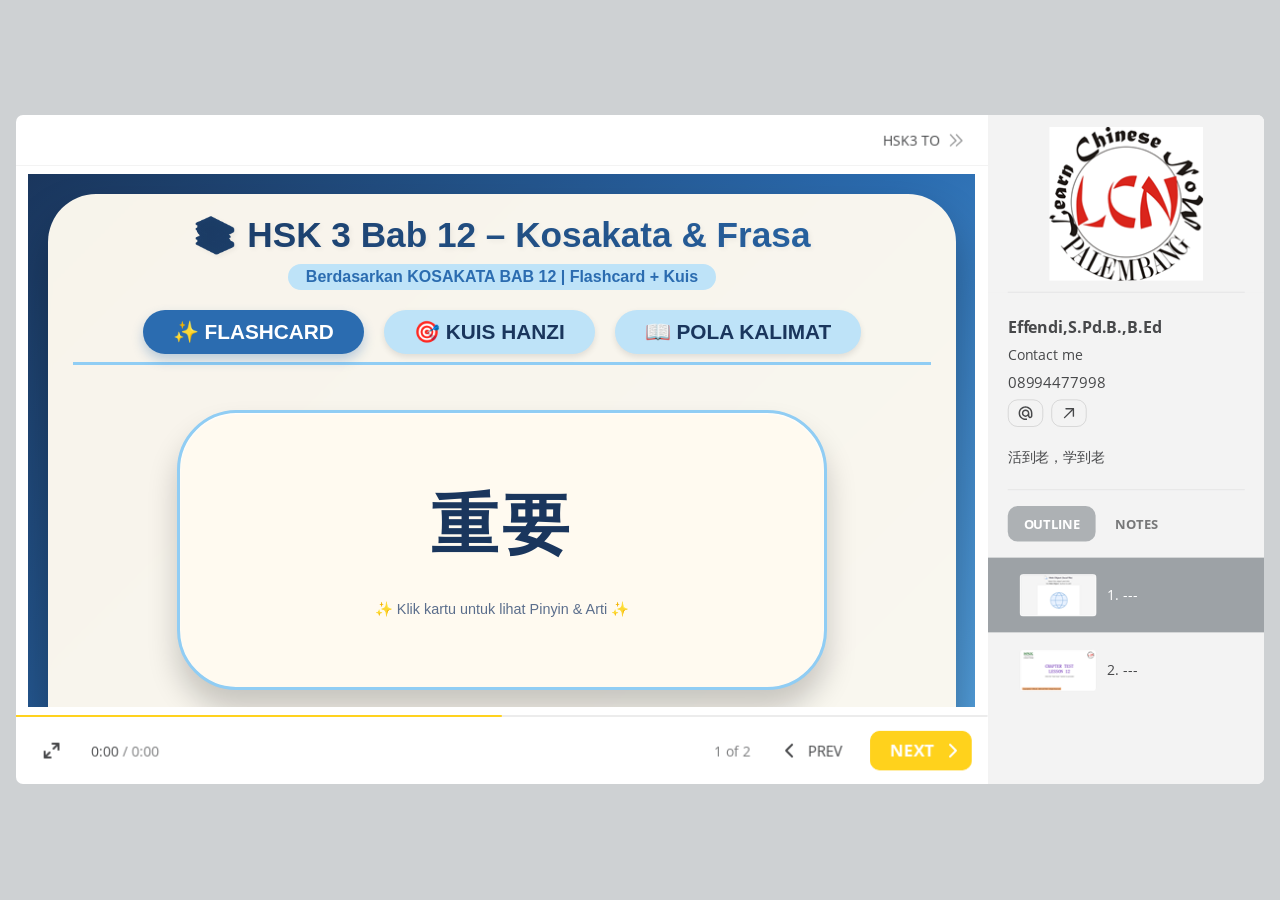
<file: index.html>
<!DOCTYPE html>
<!-- Created with iSpring --><!-- 1256 684 --><!--version 11.7.0.5 --><!--type html --><!--mainFolder ./ -->
<html style=background-color:#ced1d3;>
<head>
    <meta http-equiv="Content-Type" content="text/html;charset=utf-8"/><meta name="viewport" content="width=device-width,initial-scale=1,minimum-scale=1,maximum-scale=1,user-scalable=no"/><meta name="format-detection" content="telephone=no"/><meta name="apple-mobile-web-app-capable" content="yes"/><meta name="apple-mobile-web-app-status-bar-style" content="black"/><meta http-equiv="X-UA-Compatible" content="IE=edge"/><meta name="msapplication-tap-highlight" content="no"/><title>HSK3 BAB 12</title><link rel="apple-touch-icon-precomposed" href="data/apple-touch-icon.png"/><link rel="shortcut icon" type="image/ico" href="data/favicon.ico"/><style>body {background-color:#ced1d3;}#spr0_31853f {display:none;}</style>
    
    
    <style>
		#playerView {
			position:absolute;
			-webkit-tap-highlight-color:rgba(0,0,0,0);
			-webkit-user-select:none;
			-moz-user-select:none;
			-webkit-touch-callout:none;
			-webkit-user-drag:none;
		}
		#playerView * {
			position:absolute;
		}
		#preloader {
			width: 50px;
			height: 50px;
			position: absolute;
			top: 0;
			left: 0;
			bottom: 0;
			right: 0;
			margin: auto;
			border-radius: 10px;
			background-color: rgba(0, 0, 0, 0.5);
		}

		#preloader::after {
			content: '';
			position: absolute;
			background: url([data-uri]);
			background-size: cover;
			top: 0;
			left: 0;
			bottom: 0;
			right: 0;
			animation: preloader_spin 1s infinite linear;
			-webkit-animation: preloader_spin 1s infinite linear;
		}

		@keyframes preloader_spin { 0% {transform: rotate(0deg);} 100% {transform: rotate(360deg);} }
		@-webkit-keyframes preloader_spin { 0% {-webkit-transform: rotate(0deg);} 100% {-webkit-transform: rotate(360deg);}}
    </style>
</head>
<body>
	<div id="preloader"></div>
	<script src="data/browsersupport.js?F86D7320"></script>
	<script src="data/player.js?F86D7320"></script>
    <div id="content"></div>
    <div id="spr0_31853f"></div>
    <script>
		document.addEventListener("DOMContentLoaded", () => (function(startup){
			function start(savedPresentationState)
			{
				var presInfo = "eNq1Wktv28gd/yoEC99sRdRb7qElKSomTItakbKTJoFAkSNr1hRHIYfyeg0Bu7ce+jn2VqCH3tpPU2CL3voV+p8ZUqLetjdNYkuc+c3//RoizzKWL+XnSqumaka1daFp5epFrdVQLrRyuXWh1BqVRs1oKp2qvpTPZQrgK+e6KmmqJikVWPFXS64Nj4/yZbtRPpen8mW9Bp8+7PokRs48HlUrtXq10gLUfCFfVspK41xOGXucJCmmaKQopWapPKr/nkHky0/PcgS7xmSCogCfO6V+UNJK51rJCADwPWzpJKKeT6UZgoUxLPz77//49c9/+89PP//3n3/59a+/iO9CLHlK6fzy87vP78aYlsKnz+9CP5p7IZqNvegeMAgwxaU/3s88HJZ8MhPiyOVWu12rNZvtdktefjmXdfnyWQ7ZL6ZE4FEPaJJ7UppzesBTqTe4KeBzuRYiOSYFM+doHHrRg7zkMnEjPMsP7Bc80jhF57K3ss58DocS/giQaoWbfOKFCeLL/Nvyy/JcoKNkA107jp5voqsnaNMiWjmBnh9HMzXX4MmmIA0OFpbYpRxuguvHwYsiuHVc5mSfGIfRaI8ch9GTDXT7BHq8gW4eRy/SDfQJLRdBEZ0l8UE03ZC7Wd5vbYDLs40IZnGeyMslT61nFtBiPdyOgnM5ZsHFssFjyElOdZnzZaRACJMVsnq13OpUWs2LckftXtSqtdpFq1ZrXBj1bq3cbtW0ll5bComzjE1CHCCl9D3zrb+96nOXu5s5TqezsbJO8maL53itCgIFK+lBj/L5Wq05f0RcXva9VC4rfLtWatbazVpdgRJcb1aaFXShKKy64Mwsn75kphPKBtnhsvhTy06LkiAMjfk30JGTSKbeHCXZkiPo3YqPp+zjQXxOxMcj4YyYLR7JqDwqg5rpSvlHonx+x+v9te2o16qr8l5QrkrdoWWVpnQWsipGuL7b3WCyMk+Q5/h5gZOyxany+d0GE6XyRiY8WhMWJ1/h3Fct8+cqvDI8j2eZU3gWYUnz0JsUnljkfaUrz85XEn9N8Y/z0HtCsQinYmA2qqquqo36RbfdVC5qWle7aLVqzYtuo1nWtGaz02x3NwOTUcvick8AVl4WgK+Nu2UWByK5+91I5pRke44iyfF4/wAXfcokmUS0XHokk4kM51So46Vyg6nVqDcqUPA6jGOlXWk3Ws06Z7sFCDYB9/CYFxbgPT7JXPnGzPkUkcdlJgU+KUXlm0uBd6QYnxaj+v8yxo48wKyWieOge4KkobkjTW1LmmZbKStFYerlds7c20YE24hiZADx+hZ3yUEzPCZhsCNG/ZuLsY4RIMrHsjGJAxQPvACnkL4K64EkJHHCK3gCjUTz/If7mKRRwJb4Jgj/u26V/QWRydzzMYVyDLlJn+ZsEnVsy+zwpscIGDAgooiu6ag+xQu0Qa3dUStq403UrsgCxRvEDMWoGJVXEHPRD3SDAnQmuFS8ksIetbr8zyvp7Cr0cnEsGOF/i8Pm3v0hh+tGB25Sp87zDnJIgpdYQ1B4m0fmMZ558ZOWUkqig0J0Kor+NkJ7PKM1O3r7VdR4vv1WkTiRbyHOjqFf5qRtEruivIhOgnwSBadd9ltIvSSdyqUXUNznuDcIdsh1bxLqbXmyh8ibis6SNYuIxiTsexHibxMib4HvPYpJdEMCBh0/Oew6wjr+PCb3MUoSzeOcUOSNQxTkbXom8HNAQCHkJFw8QyGO+F10Sh4tb4zC1c1qgRMM5/PmzhG6LjRa38NgsQfq5cvZ5Q5W7ZRy0kVkH2pP30uT3dUxhNPAo2gP+X6MFrvkB+gRR8EGkNuhl87GKE6KUL5uR+HTLhVmgLi4cEvCdIZ0YfQV9W1TTGC/681w+LQ1c81whJMHHOlpQskM/8itbOR+yKgRYZmVS6f4fhrCD73F6BEFBvDGaKXBLA0pDtGCYcVKxFXcgiXIi/3pigedAijycJis/QdWWPFkuqrUQhO6YULW3orm6BGKkr1eXS/1RUCh2IwmZO/GLXAmB41JMQ3Xgo25jxJx28weckEFaZ+kcYJcduq2SKqowQFWkIIJZhEgKyWFJarJWPa1karrhuOYmmWM1IGpjixVM6yRpurXI9ceacZ7sweH3hOJwr8pksboHkcRju4lMuEL/[base64]/0OuGsye6yBXaifOyDzRn2/[base64]/PM2OTxq1tQTjmi8zdfG7IoMPBgIcqp2s6UApcgN70LQMyAcAfSSpNvQVi3WQBPZ93EAhkHGeNhG2wwQ9HaUazY9+okE1QFdyBqTNvsvwmcfx0zk97KZ2SGKgmUiBKTcBJs/Ri+8WpT4J/dIoBSWYejkoZh4F6B40CAtW2HChinXyFV8BA6sQeo7YXPFAdbkoj9hIUH4SMVMvKUZIahvuAV+b7Kwt+hG+u8tFoP9U+j7p+Hm1ZwVQd584edLjcrF560txLkke4F2wYvGgScd7s6Ta4TneLNFwGzc+D0XDkg9mRT/MzwFPlHskcDvJ17LuRK4Kd+XoG0yD4czYPEUWcN2aCeb5o4mhCwPEhgr7OvQVMeBRkjrmByspKlWZ/gEhi+WPvbtjXLG2udzc+Gizt2W++VWiPEJh5OK2i0vdYdIRPksdnBWYj3jRhZcGHUyFZUtpHzTGgnfRcU7UOxbg4DNrzp3u8gFbIr2sZPZa7vFpCzzFEjctqF4v2OUJBhgMnGR0WB98NzT+NuioU/M4+w3tPUkSo5AULL/[base64]/lFDdoU8I6kYcBjM8QPvA6B/tCkd/vhJIarGFsNvST3pih3fxDMViHyckMUIuSUORxDHehXYIuezodCnUVNuLEHfmQKW66zGh3BoTOP+lOopxP+Rq+IF1NKbr5MUEe8IijitomKZSlbvtyDhXhiicK7CtTxaD1P7sAY2xXlT+IyQuHO9iXDZ8OysxMK6Zi/E0i2cVuzsatqQpS1Tbhgq81sjFxtb4yVrgnh823mKU9UoRlht5FSTh5Ezvywvic4fDJNSBr7uXpFILs2QSry4QaQN178ANnqEhLuAedeKIz0xe3CNJ29s9mBrJM/KxL7KoQLs/1q+rVstSNGQot4ARjjXz/9ImDiApRlBoSreC4E64JfiJbL/wFpPr4c";
				PresentationPlayer.start(presInfo, "content", "playerView", onPlayerInit, savedPresentationState);
				function onPlayerInit(player)
				{
					(function(player){
	(function(player)
{
	function findConnector(win)
	{
		var retries = 0;
		while (!win.ispringPresentationConnector && win.parent && win.parent != win)
		{
			++retries;
			if (retries > 7)
			{
				return null;
			}

			win = win.parent;
		}
		return win.ispringPresentationConnector;
	}

	function getConnector()
	{
		var api = findConnector(window);
		if (!api && window.opener && (typeof(window.opener) != "undefined"))
		{
			api = findConnector(window.opener);
		}
		return api;
	}

	try
	{
		var connector = getConnector();
		if (connector)
		{
			connector.register(player);
		}
	}
	catch (e) {}
})(player);

})(player);

					var preloader = document.getElementById("preloader");
					preloader.parentNode.removeChild(preloader);
				}
			}

			if (startup)
				startup(start);
			else
				start();
		})());
    </script>
</body>
</html>
</file>
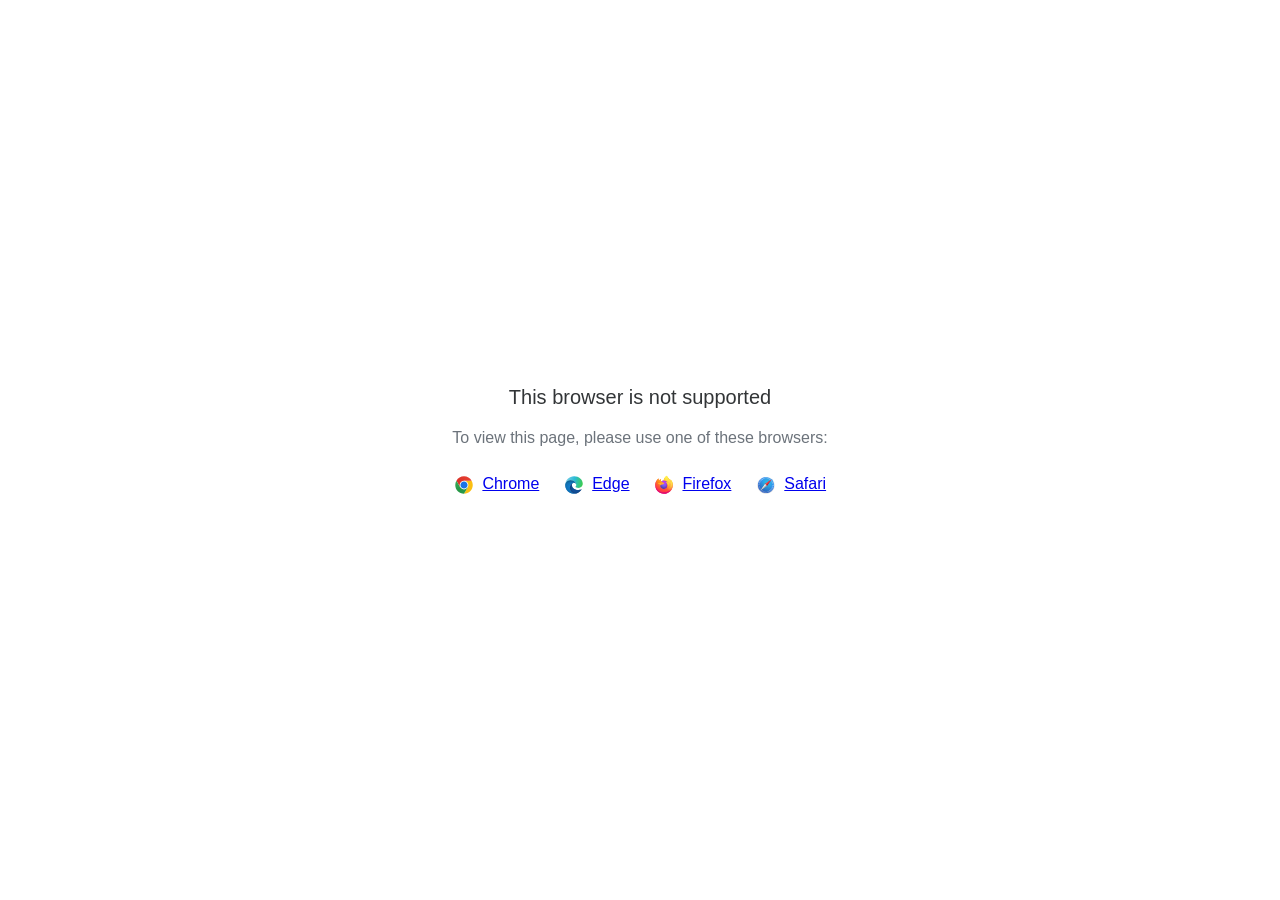
<file: data/html5-unsupported.html>
<html>
<head>
    <meta http-equiv="Content-Type" content="text/html;charset=utf-8"/>
    <meta name="viewport" content="width=device-width,initial-scale=1,maximum-scale=1">
    <meta name="format-detection" content="telephone=no">
    <meta name="apple-mobile-web-app-capable" content="yes">
    <meta name="apple-mobile-web-app-status-bar-style" content="black">
    <meta http-equiv="X-UA-Compatible" content="IE=edge">
    <meta name="msapplication-tap-highlight" content="no" />
    <title>Page Not Available</title>
    <style>
        body {
            background: #fff;
        }

        .banner {
            position: absolute;
            top: 50%;
            left: 50%;
            margin-left: -235px;
            margin-top: -67px;
            width: 470px;
            text-align: center;
            font-family: Roboto, Arial, Helvetica, sans-serif;
        }

        .title {
            margin-bottom: 16px;
            font-size: 20px;
            font-weight: 500;
            color: #323537;
            line-height: 28px;
        }

        .text {
            margin-bottom: 26px;
            font-size: 16px;
            color: #6C737B;
            line-height: 22px;
        }

        .browsers svg, .browsers a {
            display: inline-block;
            vertical-align: top;
        }

        .browsers a {
            font-size: 16px;
            margin-right: 20px;
            margin-left: 4px;
        }

        .browsers :last-child {
            margin-right: 0;
        }
    </style>
</head>
<body>
    <div class="banner">
        <div class="title">This browser is not supported</div>
        <div class="text">To view this page, please use one of these browsers:</div>
        <div class="browsers">
            <svg width="20" height="20" viewBox="0 0 20 20" fill="none" xmlns="http://www.w3.org/2000/svg">
                <path d="M10.0001 10.0001L13.789 12.1875L10.0001 18.7501C14.8326 18.7501 18.7501 14.8326 18.7501 10.0001C18.7501 8.40581 18.3216 6.91244 17.5766 5.625H10L10.0001 10.0001Z" fill="#FBBF12"/>
                <path d="M9.99999 1.25C6.76136 1.25 3.93585 3.01077 2.42285 5.6261L6.21103 12.1876L9.99999 10.0001V5.62507H17.5766C16.0634 3.01039 13.2382 1.25 9.99999 1.25Z" fill="url(#paint0_linear_579_2699)"/>
                <path d="M1.25005 10C1.25005 14.8325 5.16742 18.75 10 18.75L13.789 12.1875L10 10L6.21109 12.1875L2.42291 5.62598C1.67833 6.91306 1.25 8.40588 1.25 9.99988" fill="url(#paint1_linear_579_2699)"/>
                <path d="M14.3751 10.0001C14.3751 12.4163 12.4163 14.3751 10.0001 14.3751C7.58381 14.3751 5.625 12.4163 5.625 10.0001C5.625 7.58381 7.58381 5.625 10.0001 5.625C12.4163 5.625 14.3751 7.58381 14.3751 10.0001Z" fill="white"/>
                <path d="M13.5548 10.0001C13.5548 11.9633 11.9633 13.5548 10.0001 13.5548C8.03686 13.5548 6.44531 11.9633 6.44531 10.0001C6.44531 8.03686 8.03686 6.44531 10.0001 6.44531C11.9633 6.44531 13.5548 8.03686 13.5548 10.0001Z" fill="#1A73E8"/>
                <defs>
                    <linearGradient id="paint0_linear_579_2699" x1="5.04786" y1="6.71874" x2="12.965" y2="6.71874" gradientUnits="userSpaceOnUse">
                        <stop stop-color="#DB3328"/>
                        <stop offset="1" stop-color="#E53D30"/>
                    </linearGradient>
                    <linearGradient id="paint1_linear_579_2699" x1="4.58454" y1="7.18406" x2="7.82938" y2="12.8043" gradientUnits="userSpaceOnUse">
                        <stop stop-color="#32A651"/>
                        <stop offset="1" stop-color="#279847"/>
                    </linearGradient>
                </defs>
            </svg>
            <a href="https://www.google.com/chrome">Chrome</a>
            <svg width="20" height="20" viewBox="0 0 20 20" fill="none" xmlns="http://www.w3.org/2000/svg">
                <path d="M12.2449 9.92045C12.2449 8.25 10.5088 5.36648 6.59777 5.36648C2.68671 5.36648 1.25 8.62784 1.25 10.0199C1.25 5.0483 5.30074 1.25 10.1097 1.25C14.9188 1.25 18.75 4.84943 18.75 8.50852C18.75 11.7699 16.2956 12.9034 14.3002 12.9034C12.9832 12.9034 11.4866 12.4659 11.4866 11.7699C11.4866 11.233 12.2449 11.233 12.2449 9.92045Z" fill="url(#paint0_linear_579_2709)"/>
                <path d="M6.59777 5.36646C10.5088 5.36646 12.2449 8.24998 12.2449 9.92043C12.2449 9.93342 12.2448 9.94627 12.2446 9.95901C12.2249 8.84657 11.4738 7.79259 9.99002 7.79259C8.11431 7.79259 5.5801 10.338 5.91933 13.5C6.19087 16.031 8.33381 19.4261 12.9832 18.2329C12.9832 18.2329 12.1052 18.75 9.6508 18.75C5.30074 18.75 1.25 14.7727 1.25 10.2187C1.25 10.0981 1.25184 9.97975 1.25555 9.8637C1.35584 8.39889 2.82648 5.36646 6.59777 5.36646Z" fill="url(#paint1_linear_579_2709)"/>
                <path d="M6.59777 5.36646C10.5088 5.36646 12.2449 8.24998 12.2449 9.92043C12.2449 9.93342 12.2448 9.94627 12.2446 9.95901C12.2249 8.84657 11.4738 7.79259 9.99002 7.79259C8.11431 7.79259 5.5801 10.338 5.91933 13.5C6.19087 16.031 8.33381 19.4261 12.9832 18.2329C12.9832 18.2329 12.1052 18.75 9.6508 18.75C5.30074 18.75 1.25 14.7727 1.25 10.2187C1.25 10.0981 1.25184 9.97975 1.25555 9.8637C1.35584 8.39889 2.82648 5.36646 6.59777 5.36646Z" fill="url(#paint2_radial_579_2709)"/>
                <path d="M12.4415 18.4371C14.9324 17.7576 16.712 15.6377 17.0338 15.2101C17.393 14.7328 17.4928 14.4345 17.393 14.3351C17.2932 14.2357 17.1536 14.2555 16.7944 14.4345C16.4352 14.6135 14.32 15.4885 11.9056 14.7527C9.49107 14.0169 7.83486 12.1078 7.83486 9.99987C7.83486 8.36919 9.23166 7.79248 9.98993 7.79248C8.11422 7.79248 5.58001 10.3379 5.91923 13.4999C6.19077 16.0309 8.33371 19.426 12.9831 18.2328C12.9831 18.2328 12.821 18.3283 12.4415 18.4371Z" fill="#0E458A"/>
                <path d="M12.4415 18.4371C14.9324 17.7576 16.712 15.6377 17.0338 15.2101C17.393 14.7328 17.4928 14.4345 17.393 14.3351C17.2932 14.2357 17.1536 14.2555 16.7944 14.4345C16.4352 14.6135 14.32 15.4885 11.9056 14.7527C9.49107 14.0169 7.83486 12.1078 7.83486 9.99987C7.83486 8.36919 9.23166 7.79248 9.98993 7.79248C8.11422 7.79248 5.58001 10.3379 5.91923 13.4999C6.19077 16.0309 8.33371 19.426 12.9831 18.2328C12.9831 18.2328 12.821 18.3283 12.4415 18.4371Z" fill="url(#paint3_radial_579_2709)"/>
                <defs>
                    <linearGradient id="paint0_linear_579_2709" x1="17.7323" y1="11.5909" x2="0.61762" y2="7.54779" gradientUnits="userSpaceOnUse">
                        <stop stop-color="#3BCC50"/>
                        <stop offset="0.489583" stop-color="#2ABAD6"/>
                        <stop offset="1" stop-color="#7DCFE7"/>
                    </linearGradient>
                    <linearGradient id="paint1_linear_579_2709" x1="7.11659" y1="5.36646" x2="7.11659" y2="18.75" gradientUnits="userSpaceOnUse">
                        <stop stop-color="#035989"/>
                        <stop offset="0.265625" stop-color="#1175B6"/>
                        <stop offset="1" stop-color="#0470CF"/>
                    </linearGradient>
                    <radialGradient id="paint2_radial_579_2709" cx="0" cy="0" r="1" gradientUnits="userSpaceOnUse" gradientTransform="translate(6.83723 11.8693) rotate(59.2143) scale(5.92595 5.93561)">
                        <stop stop-color="#1284D8"/>
                        <stop offset="0.813899" stop-color="#1170B2" stop-opacity="0.767762"/>
                        <stop offset="1" stop-color="#0E649B" stop-opacity="0.65"/>
                    </radialGradient>
                    <radialGradient id="paint3_radial_579_2709" cx="0" cy="0" r="1" gradientUnits="userSpaceOnUse" gradientTransform="translate(11.6661 13.4999) rotate(77.9982) scale(4.79806 5.18015)">
                        <stop stop-color="#104890"/>
                        <stop offset="0.69943" stop-color="#12529E" stop-opacity="0.70624"/>
                        <stop offset="1" stop-color="#0E4584" stop-opacity="0.58"/>
                    </radialGradient>
                </defs>
            </svg>
            <a href="https://www.microsoft.com/edge">Edge</a>
            <svg width="20" height="20" viewBox="0 0 20 20" fill="none" xmlns="http://www.w3.org/2000/svg">
                <path d="M18.1191 6.70405C17.7385 5.78587 16.967 4.79462 16.3615 4.4815C16.8544 5.4501 17.1395 6.42162 17.2485 7.14652C17.2485 7.14652 17.2485 7.15163 17.2503 7.16113C16.2598 4.6861 14.5798 3.68791 13.2079 1.51504C13.1383 1.40543 13.069 1.29582 13.0012 1.17854C12.963 1.1124 12.932 1.05248 12.905 0.995851C12.8481 0.885984 12.8042 0.76987 12.7741 0.649844C12.7743 0.644144 12.7725 0.638558 12.7688 0.63417C12.7652 0.629782 12.7601 0.626904 12.7544 0.626094C12.749 0.624635 12.7434 0.624635 12.738 0.626094C12.7366 0.626756 12.7352 0.627617 12.734 0.628652C12.7318 0.628652 12.7296 0.63121 12.7274 0.63194L12.7311 0.627191C10.5302 1.91914 9.78353 4.30904 9.71499 5.5049C8.83549 5.56518 7.99455 5.88974 7.30189 6.43623C7.22949 6.37488 7.15379 6.31755 7.07512 6.26451C6.87551 5.56419 6.86708 4.82302 7.0507 4.11832C6.15057 4.52936 5.45059 5.17789 4.94165 5.75189H4.93764C4.5902 5.31089 4.61463 3.85634 4.63432 3.55272C4.63031 3.53372 4.37547 3.68535 4.34266 3.70837C4.03608 3.92756 3.7495 4.17357 3.48628 4.4435C3.18675 4.74784 2.9131 5.07672 2.66818 5.42671C2.1047 6.22702 1.70509 7.13132 1.49244 8.08735C1.48843 8.10635 1.48478 8.12608 1.48077 8.14544C1.46437 8.22254 1.40494 8.60946 1.39437 8.6935V8.71286C1.3169 9.11266 1.26865 9.5176 1.25 9.92444V9.96938C1.25 14.8186 5.17279 18.75 10.0114 18.75C14.345 18.75 17.943 15.5968 18.6477 11.455C18.6623 11.3428 18.6743 11.2295 18.6875 11.1163C18.8617 9.61022 18.6681 8.02743 18.1191 6.70405ZM8.02046 13.5774C8.06129 13.5968 8.09994 13.6183 8.14186 13.6373L8.14769 13.641C8.10577 13.6205 8.06311 13.5993 8.02082 13.5774H8.02046ZM17.251 7.16515V7.15675V7.16625V7.16515Z" fill="url(#paint0_linear_579_2717)"/>
                <path d="M18.119 6.704C17.7384 5.78582 16.9669 4.79457 16.3614 4.48145C16.8543 5.45005 17.1394 6.42157 17.2484 7.14647V7.16437C18.0752 9.41067 17.6246 11.695 16.9757 13.0907C15.9716 15.25 13.541 17.4635 9.73602 17.3557C5.62839 17.2388 2.0071 14.1802 1.33082 10.1776C1.20759 9.54586 1.33082 9.22543 1.39279 8.71281C1.31733 9.10778 1.28853 9.22214 1.25098 9.92439V9.96933C1.25098 14.8185 5.17377 18.7499 10.0124 18.7499C14.346 18.7499 17.944 15.5968 18.6487 11.4549C18.6633 11.3428 18.6753 11.2295 18.6884 11.1162C18.8616 9.61017 18.668 8.02738 18.119 6.704Z" fill="url(#paint1_radial_579_2717)"/>
                <path d="M18.119 6.704C17.7384 5.78582 16.9669 4.79457 16.3614 4.48145C16.8543 5.45005 17.1394 6.42157 17.2484 7.14647V7.16437C18.0752 9.41067 17.6246 11.695 16.9757 13.0907C15.9716 15.25 13.541 17.4635 9.73602 17.3557C5.62839 17.2388 2.0071 14.1802 1.33082 10.1776C1.20759 9.54586 1.33082 9.22543 1.39279 8.71281C1.31733 9.10778 1.28853 9.22214 1.25098 9.92439V9.96933C1.25098 14.8185 5.17377 18.7499 10.0124 18.7499C14.346 18.7499 17.944 15.5968 18.6487 11.4549C18.6633 11.3428 18.6753 11.2295 18.6884 11.1162C18.8616 9.61017 18.668 8.02738 18.119 6.704Z" fill="url(#paint2_radial_579_2717)"/>
                <path d="M13.8612 7.73587C13.8806 7.74939 13.8977 7.7629 13.9159 7.77642C13.696 7.38513 13.4221 7.02694 13.1022 6.71246C10.3788 3.98314 12.3884 0.794172 12.7271 0.631947L12.7307 0.627197C10.5298 1.91915 9.78314 4.30905 9.7146 5.50491C9.81668 5.49797 9.9184 5.4892 10.0223 5.4892C11.6647 5.4892 13.0953 6.39459 13.8612 7.73587Z" fill="url(#paint3_radial_579_2717)"/>
                <path d="M10.028 8.28118C10.0138 8.5004 9.24382 9.25307 8.97441 9.25307C6.48292 9.25307 6.07861 10.7635 6.07861 10.7635C6.18798 12.0357 7.07244 13.0833 8.14245 13.6375C8.19131 13.6627 8.24052 13.6854 8.28828 13.708C8.37396 13.7446 8.46 13.7811 8.54567 13.8136C8.91262 13.9433 9.29689 14.0172 9.68568 14.0329C14.0525 14.2382 14.8991 8.80001 11.7473 7.22087C12.5541 7.08021 13.3919 7.40575 13.8597 7.73495C13.0941 6.39367 11.6631 5.48828 10.0207 5.48828C9.91682 5.48828 9.81511 5.49705 9.71303 5.50399C8.83417 5.56502 7.99404 5.88994 7.30212 6.43642C7.43591 6.55005 7.58685 6.70131 7.90439 7.0148C8.5001 7.60378 10.0247 8.20993 10.028 8.28118Z" fill="url(#paint4_radial_579_2717)"/>
                <path d="M10.028 8.28118C10.0138 8.5004 9.24382 9.25307 8.97441 9.25307C6.48292 9.25307 6.07861 10.7635 6.07861 10.7635C6.18798 12.0357 7.07244 13.0833 8.14245 13.6375C8.19131 13.6627 8.24052 13.6854 8.28828 13.708C8.37396 13.7446 8.46 13.7811 8.54567 13.8136C8.91262 13.9433 9.29689 14.0172 9.68568 14.0329C14.0525 14.2382 14.8991 8.80001 11.7473 7.22087C12.5541 7.08021 13.3919 7.40575 13.8597 7.73495C13.0941 6.39367 11.6631 5.48828 10.0207 5.48828C9.91682 5.48828 9.81511 5.49705 9.71303 5.50399C8.83417 5.56502 7.99404 5.88994 7.30212 6.43642C7.43591 6.55005 7.58685 6.70131 7.90439 7.0148C8.5001 7.60378 10.0247 8.20993 10.028 8.28118Z" fill="url(#paint5_radial_579_2717)"/>
                <path d="M6.89479 6.14439C6.96588 6.19043 7.02421 6.22916 7.07708 6.2646C6.87746 5.56428 6.86903 4.82311 7.05265 4.11841C6.15252 4.52945 5.45255 5.17799 4.9436 5.75198C4.9848 5.75089 6.2557 5.72787 6.89479 6.14439Z" fill="url(#paint6_radial_579_2717)"/>
                <path d="M1.33119 10.1776C2.00747 14.1802 5.62876 17.2388 9.7393 17.3557C13.5443 17.4635 15.9735 15.25 16.979 13.0907C17.6279 11.6946 18.0785 9.41068 17.2517 7.16437V7.14756C17.2517 7.14976 17.2517 7.15268 17.2535 7.16218C17.5641 9.1962 16.532 11.1667 14.9184 12.4992C14.9167 12.5029 14.9152 12.5067 14.9137 12.5105C11.7692 15.0765 8.76042 14.0586 8.15123 13.6431C8.10893 13.6227 8.06628 13.6015 8.02399 13.5796C6.19056 12.7027 5.43334 11.0274 5.59558 9.5919C4.04797 9.5919 3.52007 8.28314 3.52007 8.28314C3.52007 8.28314 4.90982 7.29006 6.74143 8.1538C8.43778 8.95396 10.031 8.2835 10.031 8.28314C10.0277 8.21189 8.50304 7.60391 7.90842 7.01676C7.59088 6.70327 7.43995 6.55201 7.30615 6.43838C7.23375 6.37702 7.15805 6.3197 7.07939 6.26665C7.02725 6.23012 6.97001 6.19358 6.8971 6.14645C6.25801 5.72992 4.98711 5.75294 4.94518 5.75404H4.94117C4.59374 5.31303 4.61816 3.85849 4.63785 3.55487C4.63384 3.53587 4.379 3.68749 4.34619 3.71051C4.03961 3.92971 3.75303 4.17571 3.48981 4.44564C3.19028 4.74999 2.91663 5.07887 2.67171 5.42886C2.10823 6.22916 1.70862 7.13347 1.49597 8.08949C1.48904 8.1063 1.17734 9.47023 1.33119 10.1776Z" fill="url(#paint7_radial_579_2717)"/>
                <path d="M13.1024 6.71246C13.4222 7.02693 13.6962 7.38513 13.9161 7.77642C13.9616 7.81071 14.0055 7.8473 14.0473 7.88603C16.0335 9.71873 14.9945 12.3132 14.9154 12.4996C16.529 11.1671 17.5611 9.19662 17.2505 7.16259C16.2599 4.6861 14.58 3.68791 13.2081 1.51504C13.1385 1.40543 13.0692 1.29582 13.0014 1.17854C12.9631 1.1124 12.9321 1.05248 12.9051 0.995851C12.8483 0.885984 12.8044 0.76987 12.7742 0.649844C12.7745 0.644144 12.7726 0.638559 12.769 0.63417C12.7653 0.629782 12.7602 0.626904 12.7546 0.626094C12.7492 0.624635 12.7435 0.624635 12.7382 0.626094C12.7367 0.626756 12.7354 0.627617 12.7341 0.628652C12.732 0.628652 12.7298 0.63121 12.7276 0.63194C12.3885 0.794165 10.379 3.98313 13.1024 6.71246Z" fill="url(#paint8_radial_579_2717)"/>
                <path d="M14.0464 7.88413C14.0046 7.8454 13.9608 7.80882 13.9152 7.77452C13.8973 7.761 13.8787 7.74748 13.8605 7.73396C13.3928 7.40513 12.555 7.07922 11.7482 7.21989C14.8995 8.79902 14.0534 14.2372 9.68654 14.0319C9.29775 14.0163 8.91348 13.9424 8.54653 13.8126C8.46085 13.7805 8.37481 13.7451 8.28914 13.7071C8.23956 13.6844 8.19034 13.6618 8.14331 13.6365L8.14914 13.6402C8.75834 14.0567 11.7671 15.0746 14.9116 12.5075C14.9116 12.5075 14.9134 12.5028 14.9163 12.4962C14.9943 12.3132 16.0334 9.71866 14.0464 7.88413Z" fill="url(#paint9_radial_579_2717)"/>
                <path d="M6.07833 10.7635C6.07833 10.7635 6.48264 9.25306 8.97412 9.25306C9.24354 9.25306 10.0135 8.49966 10.0277 8.28117C10.0419 8.06268 8.43455 8.95199 6.7382 8.15183C4.90659 7.28809 3.51685 8.28117 3.51685 8.28117C3.51685 8.28117 4.04475 9.58993 5.59235 9.58993C5.43012 11.0255 6.18733 12.6992 8.02076 13.5776C8.06159 13.597 8.10024 13.6185 8.14217 13.6375C7.07215 13.0843 6.18879 12.0357 6.07833 10.7635Z" fill="url(#paint10_radial_579_2717)"/>
                <path d="M18.1191 6.70405C17.7385 5.78587 16.967 4.79462 16.3615 4.4815C16.8544 5.4501 17.1395 6.42162 17.2485 7.14652C17.2485 7.14652 17.2485 7.15163 17.2503 7.16113C16.2598 4.6861 14.5798 3.68791 13.2079 1.51504C13.1383 1.40543 13.069 1.29582 13.0012 1.17854C12.963 1.1124 12.932 1.05248 12.905 0.995851C12.8481 0.885984 12.8042 0.76987 12.7741 0.649844C12.7743 0.644144 12.7725 0.638558 12.7688 0.63417C12.7652 0.629782 12.7601 0.626904 12.7544 0.626094C12.749 0.624635 12.7434 0.624635 12.738 0.626094C12.7366 0.626756 12.7352 0.627617 12.734 0.628652C12.7318 0.628652 12.7296 0.63121 12.7274 0.63194L12.7311 0.627191C10.5302 1.91914 9.78353 4.30904 9.71499 5.5049C9.81707 5.49796 9.91878 5.48919 10.0227 5.48919C11.6651 5.48919 13.0957 6.39458 13.8616 7.73586C13.3939 7.40703 12.5561 7.08111 11.7493 7.22178C14.9007 8.80092 14.0545 14.2391 9.68764 14.0338C9.29885 14.0182 8.91458 13.9443 8.54763 13.8145C8.46196 13.7824 8.37592 13.747 8.29024 13.709C8.24066 13.6863 8.19144 13.6636 8.14441 13.6384L8.15025 13.6421C8.10796 13.6216 8.0653 13.6004 8.02301 13.5785C8.06384 13.5979 8.10249 13.6194 8.14441 13.6384C7.07221 13.0842 6.18885 12.0356 6.07839 10.7633C6.07839 10.7633 6.4827 9.25288 8.97418 9.25288C9.2436 9.25288 10.0136 8.49949 10.0278 8.28099C10.0245 8.20975 8.49987 7.60177 7.90525 7.01462C7.58771 6.70113 7.43678 6.54986 7.30298 6.43623C7.23058 6.37488 7.15488 6.31755 7.07622 6.26451C6.87661 5.56419 6.86817 4.82302 7.05179 4.11832C6.15166 4.52936 5.45169 5.17789 4.94275 5.75189H4.93874C4.5913 5.31089 4.61572 3.85634 4.63541 3.55272C4.6314 3.53372 4.37657 3.68535 4.34375 3.70837C4.03717 3.92756 3.75059 4.17357 3.48738 4.4435C3.18785 4.74784 2.9142 5.07672 2.66928 5.42671C2.1058 6.22702 1.70618 7.13132 1.49353 8.08735C1.48952 8.10635 1.48588 8.12608 1.48187 8.14544C1.46546 8.22254 1.39109 8.61494 1.38088 8.69898C1.38088 8.70556 1.38088 8.69277 1.38088 8.69898C1.31262 9.10444 1.26891 9.51368 1.25 9.92444V9.96938C1.25 14.8186 5.17279 18.75 10.0114 18.75C14.345 18.75 17.943 15.5968 18.6477 11.455C18.6623 11.3428 18.6743 11.2295 18.6875 11.1163C18.8617 9.61022 18.6681 8.02743 18.1191 6.70405ZM17.25 7.15492V7.16442V7.15492Z" fill="url(#paint11_linear_579_2717)"/>
                <defs>
                    <linearGradient id="paint0_linear_579_2717" x1="16.9594" y1="3.43288" x2="2.3837" y2="17.4648" gradientUnits="userSpaceOnUse">
                        <stop offset="0.05" stop-color="#FFF44F"/>
                        <stop offset="0.11" stop-color="#FFE847"/>
                        <stop offset="0.22" stop-color="#FFC830"/>
                        <stop offset="0.37" stop-color="#FF980E"/>
                        <stop offset="0.4" stop-color="#FF8B16"/>
                        <stop offset="0.46" stop-color="#FF672A"/>
                        <stop offset="0.53" stop-color="#FF3647"/>
                        <stop offset="0.7" stop-color="#E31587"/>
                    </linearGradient>
                    <radialGradient id="paint1_radial_579_2717" cx="0" cy="0" r="1" gradientUnits="userSpaceOnUse" gradientTransform="translate(16.287 2.63668) scale(18.2654 18.3055)">
                        <stop offset="0.13" stop-color="#FFBD4F"/>
                        <stop offset="0.19" stop-color="#FFAC31"/>
                        <stop offset="0.25" stop-color="#FF9D17"/>
                        <stop offset="0.28" stop-color="#FF980E"/>
                        <stop offset="0.4" stop-color="#FF563B"/>
                        <stop offset="0.47" stop-color="#FF3750"/>
                        <stop offset="0.71" stop-color="#F5156C"/>
                        <stop offset="0.78" stop-color="#EB0878"/>
                        <stop offset="0.86" stop-color="#E50080"/>
                    </radialGradient>
                    <radialGradient id="paint2_radial_579_2717" cx="0" cy="0" r="1" gradientUnits="userSpaceOnUse" gradientTransform="translate(9.61279 10.1202) scale(18.2654 18.3055)">
                        <stop offset="0.3" stop-color="#960E18"/>
                        <stop offset="0.35" stop-color="#B11927" stop-opacity="0.74"/>
                        <stop offset="0.43" stop-color="#DB293D" stop-opacity="0.34"/>
                        <stop offset="0.5" stop-color="#F5334B" stop-opacity="0.09"/>
                        <stop offset="0.53" stop-color="#FF3750" stop-opacity="0"/>
                    </radialGradient>
                    <radialGradient id="paint3_radial_579_2717" cx="0" cy="0" r="1" gradientUnits="userSpaceOnUse" gradientTransform="translate(11.8153 -1.51753) scale(13.2325 13.2615)">
                        <stop offset="0.13" stop-color="#FFF44F"/>
                        <stop offset="0.25" stop-color="#FFDC3E"/>
                        <stop offset="0.51" stop-color="#FF9D12"/>
                        <stop offset="0.53" stop-color="#FF980E"/>
                    </radialGradient>
                    <radialGradient id="paint4_radial_579_2717" cx="0" cy="0" r="1" gradientUnits="userSpaceOnUse" gradientTransform="translate(7.59304 14.9021) scale(8.69686 8.71594)">
                        <stop offset="0.35" stop-color="#3A8EE6"/>
                        <stop offset="0.47" stop-color="#5C79F0"/>
                        <stop offset="0.67" stop-color="#9059FF"/>
                        <stop offset="1" stop-color="#C139E6"/>
                    </radialGradient>
                    <radialGradient id="paint5_radial_579_2717" cx="0" cy="0" r="1" gradientUnits="userSpaceOnUse" gradientTransform="translate(9.87545 7.94492) rotate(-13.9265) scale(4.60823 5.42407)">
                        <stop offset="0.21" stop-color="#9059FF" stop-opacity="0"/>
                        <stop offset="0.28" stop-color="#8C4FF3" stop-opacity="0.06"/>
                        <stop offset="0.75" stop-color="#7716A8" stop-opacity="0.45"/>
                        <stop offset="0.97" stop-color="#6E008B" stop-opacity="0.6"/>
                    </radialGradient>
                    <radialGradient id="paint6_radial_579_2717" cx="0" cy="0" r="1" gradientUnits="userSpaceOnUse" gradientTransform="translate(9.38226 1.88781) scale(6.25678 6.27051)">
                        <stop stop-color="#FFE226"/>
                        <stop offset="0.12" stop-color="#FFDB27"/>
                        <stop offset="0.3" stop-color="#FFC82A"/>
                        <stop offset="0.5" stop-color="#FFA930"/>
                        <stop offset="0.73" stop-color="#FF7E37"/>
                        <stop offset="0.79" stop-color="#FF7139"/>
                    </radialGradient>
                    <radialGradient id="paint7_radial_579_2717" cx="0" cy="0" r="1" gradientUnits="userSpaceOnUse" gradientTransform="translate(14.3005 -2.08939) scale(26.6943 26.7529)">
                        <stop offset="0.11" stop-color="#FFF44F"/>
                        <stop offset="0.46" stop-color="#FF980E"/>
                        <stop offset="0.62" stop-color="#FF5634"/>
                        <stop offset="0.72" stop-color="#FF3647"/>
                        <stop offset="0.9" stop-color="#E31587"/>
                    </radialGradient>
                    <radialGradient id="paint8_radial_579_2717" cx="0" cy="0" r="1" gradientUnits="userSpaceOnUse" gradientTransform="translate(11.72 0.833589) rotate(84.2447) scale(19.4998 12.7839)">
                        <stop stop-color="#FFF44F"/>
                        <stop offset="0.06" stop-color="#FFE847"/>
                        <stop offset="0.17" stop-color="#FFC830"/>
                        <stop offset="0.3" stop-color="#FF980E"/>
                        <stop offset="0.36" stop-color="#FF8B16"/>
                        <stop offset="0.45" stop-color="#FF672A"/>
                        <stop offset="0.57" stop-color="#FF3647"/>
                        <stop offset="0.74" stop-color="#E31587"/>
                    </radialGradient>
                    <radialGradient id="paint9_radial_579_2717" cx="0" cy="0" r="1" gradientUnits="userSpaceOnUse" gradientTransform="translate(9.23484 4.20996) scale(16.6653 16.7019)">
                        <stop offset="0.14" stop-color="#FFF44F"/>
                        <stop offset="0.48" stop-color="#FF980E"/>
                        <stop offset="0.59" stop-color="#FF5634"/>
                        <stop offset="0.66" stop-color="#FF3647"/>
                        <stop offset="0.9" stop-color="#E31587"/>
                    </radialGradient>
                    <radialGradient id="paint10_radial_579_2717" cx="0" cy="0" r="1" gradientUnits="userSpaceOnUse" gradientTransform="translate(13.6341 5.18793) scale(18.2402 18.2803)">
                        <stop offset="0.09" stop-color="#FFF44F"/>
                        <stop offset="0.23" stop-color="#FFE141"/>
                        <stop offset="0.51" stop-color="#FFAF1E"/>
                        <stop offset="0.63" stop-color="#FF980E"/>
                    </radialGradient>
                    <linearGradient id="paint11_linear_579_2717" x1="16.7844" y1="3.35761" x2="4.38152" y2="15.7337" gradientUnits="userSpaceOnUse">
                        <stop offset="0.17" stop-color="#FFF44F" stop-opacity="0.8"/>
                        <stop offset="0.27" stop-color="#FFF44F" stop-opacity="0.63"/>
                        <stop offset="0.49" stop-color="#FFF44F" stop-opacity="0.22"/>
                        <stop offset="0.6" stop-color="#FFF44F" stop-opacity="0"/>
                    </linearGradient>
                </defs>
            </svg>
            <a href="https://www.mozilla.org/firefox">Firefox</a>
            <svg width="20" height="20" viewBox="0 0 20 20" fill="none" xmlns="http://www.w3.org/2000/svg">
                <path d="M10 18.75C14.8325 18.75 18.75 14.8325 18.75 10C18.75 5.16751 14.8325 1.25 10 1.25C5.16751 1.25 1.25 5.16751 1.25 10C1.25 14.8325 5.16751 18.75 10 18.75Z" fill="url(#paint0_linear_579_2734)"/>
                <path d="M10 18.0938C14.4701 18.0938 18.0938 14.4701 18.0938 10C18.0938 5.52995 14.4701 1.90625 10 1.90625C5.52995 1.90625 1.90625 5.52995 1.90625 10C1.90625 14.4701 5.52995 18.0938 10 18.0938Z" fill="url(#paint1_radial_579_2734)"/>
                <path d="M10.0137 3.87498C9.95897 3.87498 9.91113 3.83399 9.91113 3.7793V2.35057C9.91113 2.29588 9.95897 2.25488 10.0137 2.25488C10.0683 2.25488 10.1162 2.29588 10.1162 2.35057V3.7793C10.1093 3.83399 10.0683 3.87498 10.0137 3.87498Z" fill="#F3F3F3"/>
                <path d="M10.0137 3.88182C9.95214 3.88182 9.9043 3.83397 9.9043 3.77929V2.35058C9.9043 2.29589 9.95214 2.24805 10.0137 2.24805C10.0752 2.24805 10.123 2.29589 10.123 2.35058V3.77929C10.123 3.83397 10.0684 3.88182 10.0137 3.88182ZM10.0137 2.26167C9.96583 2.26167 9.91799 2.30273 9.91799 2.35058V3.77929C9.91799 3.82713 9.95898 3.8682 10.0137 3.8682C10.0615 3.8682 10.1093 3.82713 10.1093 3.77929V2.35058C10.1026 2.30273 10.0615 2.26167 10.0137 2.26167Z" fill="white"/>
                <path d="M10.6972 3.10941C10.6426 3.10257 10.6016 3.06157 10.6016 3.00688L10.6494 2.37108C10.6562 2.31646 10.7041 2.2754 10.7588 2.28224C10.8135 2.28909 10.8545 2.33015 10.8545 2.38484L10.8066 3.02057C10.7998 3.07526 10.7519 3.11626 10.6972 3.10948V3.10941Z" fill="#F3F3F3"/>
                <path d="M10.6973 3.1164C10.6357 3.10955 10.5947 3.06171 10.5947 3.00702L10.6426 2.37123C10.6494 2.31661 10.6973 2.26877 10.7588 2.27554C10.8203 2.28239 10.8613 2.3303 10.8613 2.38492L10.8135 3.02071C10.8066 3.08224 10.7588 3.12324 10.6973 3.1164ZM10.7588 2.28923C10.7109 2.28923 10.663 2.32346 10.663 2.3713L10.6152 3.00709C10.6152 3.05486 10.6494 3.09593 10.7041 3.10271C10.7519 3.10271 10.7998 3.06855 10.7998 3.02071L10.8476 2.38492C10.8476 2.33708 10.8066 2.29608 10.7587 2.28923H10.7588Z" fill="white"/>
                <path d="M11.2099 3.99815C11.1551 3.98447 11.121 3.93662 11.1278 3.88193L11.4081 2.48051C11.4218 2.4259 11.4696 2.39167 11.5243 2.40536C11.579 2.41905 11.6131 2.4669 11.6063 2.52158L11.326 3.923C11.3192 3.97078 11.2645 4.005 11.2098 3.99815H11.2099Z" fill="#F3F3F3"/>
                <path d="M11.2101 4.00462C11.1485 3.99093 11.1144 3.93625 11.1212 3.88156L11.4015 2.48016C11.4152 2.42554 11.4699 2.38447 11.5313 2.39816C11.5928 2.41185 11.6271 2.46654 11.6202 2.52123L11.34 3.92263C11.3263 3.97724 11.2716 4.01147 11.2101 4.00462ZM11.5313 2.41185C11.4835 2.40501 11.4356 2.43231 11.4219 2.48023L11.1418 3.88163C11.1349 3.9294 11.1622 3.97724 11.2169 3.991C11.2647 3.99778 11.3126 3.9704 11.3263 3.92256L11.6065 2.52123C11.6134 2.46654 11.5792 2.42554 11.5313 2.41185Z" fill="white"/>
                <path d="M12.0302 3.38287C12.0172 3.37973 12.0049 3.37405 11.9941 3.36617C11.9832 3.35828 11.9741 3.34834 11.9671 3.33691C11.9601 3.32548 11.9554 3.31279 11.9534 3.29956C11.9513 3.28633 11.9519 3.27282 11.955 3.2598L12.1259 2.64462C12.1395 2.58993 12.1942 2.56255 12.2489 2.57624C12.3036 2.58993 12.3378 2.64462 12.3242 2.69931L12.1532 3.31456C12.1395 3.36918 12.0849 3.39656 12.0302 3.38287Z" fill="#F3F3F3"/>
                <path d="M12.0302 3.38948C11.9756 3.37579 11.9346 3.31426 11.9551 3.25965L12.126 2.64433C12.1396 2.58972 12.2011 2.55549 12.2558 2.56918C12.3105 2.58287 12.3515 2.6444 12.331 2.69902L12.1601 3.31433C12.1464 3.36895 12.0918 3.40317 12.0303 3.38948H12.0302ZM12.2558 2.58972C12.208 2.57603 12.1533 2.6034 12.1396 2.65125L11.9688 3.26642C11.9551 3.31426 11.9824 3.36218 12.0371 3.37579C12.0849 3.38948 12.1396 3.36218 12.1533 3.31433L12.3242 2.69902C12.331 2.65125 12.3037 2.6034 12.2558 2.58964V2.58972Z" fill="white"/>
                <path d="M12.3652 4.34683C12.3105 4.3263 12.2901 4.26477 12.3105 4.21692L12.8574 2.89759C12.8778 2.84975 12.9394 2.82237 12.9872 2.84975C13.042 2.87021 13.0625 2.93181 13.042 2.97958L12.4951 4.29892C12.4746 4.34683 12.413 4.37414 12.3653 4.34683H12.3652Z" fill="#F3F3F3"/>
                <path d="M12.3653 4.35357C12.339 4.34356 12.3178 4.32354 12.3062 4.29791C12.2947 4.27227 12.2938 4.24311 12.3037 4.21681L12.8506 2.89746C12.8711 2.84277 12.9327 2.82224 12.9942 2.84277C13.0205 2.85278 13.0417 2.8728 13.0532 2.89843C13.0648 2.92407 13.0657 2.95323 13.0557 2.97953L12.5089 4.29888C12.4815 4.35357 12.4199 4.38088 12.3653 4.35357ZM12.9874 2.85646C12.9395 2.836 12.8848 2.85646 12.8643 2.90431L12.3174 4.22366C12.2969 4.2715 12.3243 4.31934 12.3721 4.33988C12.4199 4.36034 12.4746 4.33988 12.4952 4.29204L13.0421 2.97268C13.0557 2.93161 13.0352 2.87693 12.9874 2.85646Z" fill="white"/>
                <path d="M13.288 3.90926C13.2401 3.88188 13.2196 3.82719 13.2401 3.77935L13.5272 3.21202C13.5545 3.16411 13.6092 3.14358 13.6639 3.17095C13.7118 3.19833 13.7322 3.25302 13.7118 3.30079L13.4246 3.86819C13.3973 3.91603 13.3426 3.93664 13.2879 3.90926H13.288Z" fill="#F3F3F3"/>
                <path d="M13.288 3.91591C13.2332 3.88853 13.2128 3.827 13.2401 3.77231L13.5272 3.20498C13.5545 3.15022 13.6161 3.12975 13.6707 3.15706C13.7254 3.18444 13.746 3.24597 13.7186 3.30066L13.4315 3.868C13.4041 3.92268 13.3426 3.94322 13.2879 3.91584L13.288 3.91591ZM13.664 3.17075C13.6161 3.15029 13.5614 3.16391 13.5409 3.21175L13.2538 3.77916C13.2333 3.82015 13.2538 3.87484 13.2948 3.90222C13.3426 3.92268 13.3973 3.90906 13.4178 3.86122L13.705 3.29382C13.7254 3.25282 13.705 3.19813 13.664 3.17075Z" fill="white"/>
                <path d="M13.425 4.92103C13.3772 4.88688 13.3635 4.82534 13.3976 4.78435L14.1906 3.60168C14.2179 3.55383 14.2795 3.54699 14.3273 3.57437C14.3752 3.60852 14.3888 3.67005 14.3547 3.71105L13.5617 4.89372C13.5344 4.94156 13.4728 4.95525 13.425 4.92103Z" fill="#F3F3F3"/>
                <path d="M13.4248 4.92767C13.377 4.89352 13.3633 4.82514 13.3907 4.7773L14.1836 3.59466C14.2178 3.54682 14.2793 3.53313 14.334 3.56735C14.3818 3.60151 14.3955 3.66988 14.3682 3.71772L13.5752 4.90036C13.541 4.9482 13.4727 4.96182 13.4248 4.92767ZM14.3271 3.58104C14.2862 3.55367 14.2246 3.56051 14.1973 3.60151L13.4043 4.78414C13.377 4.82507 13.3906 4.87983 13.4317 4.90714C13.4727 4.93451 13.5342 4.92767 13.5615 4.88667L14.3545 3.71088C14.3818 3.66988 14.3682 3.60835 14.3271 3.58104Z" fill="white"/>
                <path d="M14.4229 4.66788C14.3819 4.63366 14.3683 4.57213 14.4024 4.53113L14.7989 4.0321C14.833 3.99117 14.8946 3.98425 14.9355 4.01848C14.9766 4.05263 14.9902 4.11416 14.956 4.15516L14.5596 4.65419C14.5255 4.69519 14.4639 4.70204 14.4229 4.66788H14.4229Z" fill="#F3F3F3"/>
                <path d="M14.4161 4.6747C14.3683 4.64047 14.3614 4.5721 14.3957 4.52425L14.7921 4.02528C14.8262 3.97736 14.8946 3.97052 14.9424 4.01159C14.9903 4.04574 14.9971 4.11412 14.9629 4.16196L14.5665 4.66101C14.5323 4.70885 14.464 4.7157 14.4161 4.6747ZM14.9287 4.02521C14.8878 3.99105 14.8331 3.9979 14.7989 4.0389L14.4024 4.53794C14.3751 4.57894 14.382 4.63363 14.4229 4.66778C14.464 4.70201 14.5186 4.69516 14.5528 4.65416L14.9493 4.15512C14.9767 4.11412 14.9697 4.05259 14.9288 4.02528L14.9287 4.02521Z" fill="white"/>
                <path d="M14.3545 5.69352C14.3135 5.65252 14.3135 5.59099 14.3545 5.55677L15.3661 4.55195C15.4072 4.51095 15.4686 4.51772 15.5029 4.55195C15.537 4.5861 15.5439 4.65447 15.5029 4.68863L14.4981 5.69352C14.457 5.73452 14.3955 5.73452 14.3545 5.69352Z" fill="#F3F3F3"/>
                <path d="M14.3477 5.70023C14.3279 5.68017 14.3169 5.65317 14.3169 5.62505C14.3169 5.59692 14.3279 5.56992 14.3477 5.54986L15.3594 4.54496C15.3794 4.52522 15.4064 4.51416 15.4346 4.51416C15.4627 4.51416 15.4898 4.52522 15.5098 4.54496C15.5295 4.56502 15.5406 4.59202 15.5406 4.62014C15.5406 4.64827 15.5295 4.67527 15.5098 4.69533L14.498 5.70016C14.478 5.71988 14.451 5.73093 14.4228 5.73093C14.3947 5.73093 14.3677 5.71988 14.3477 5.70016V5.70023ZM15.503 4.5518C15.4688 4.51758 15.4073 4.51758 15.3731 4.5518L14.3613 5.55663C14.3271 5.59086 14.3271 5.65239 14.3613 5.68654C14.3955 5.72077 14.457 5.72077 14.4912 5.68654L15.503 4.68171C15.5371 4.64749 15.5371 4.5928 15.503 4.5518Z" fill="white"/>
                <path d="M15.3798 5.63856C15.3456 5.59757 15.3456 5.53604 15.3866 5.50181L15.872 5.09171C15.9129 5.05755 15.9745 5.06433 16.0087 5.1054C16.0428 5.14639 16.0428 5.20792 16.0019 5.24207L15.5165 5.65225C15.4755 5.6864 15.4139 5.67956 15.3798 5.63856Z" fill="#F3F3F3"/>
                <path d="M15.373 5.64558C15.332 5.59774 15.3388 5.52936 15.3798 5.49521L15.8651 5.08502C15.9061 5.04402 15.9745 5.05087 16.0155 5.09871C16.0566 5.14655 16.0497 5.21493 16.0087 5.24908L15.5234 5.65927C15.4824 5.7002 15.414 5.69342 15.3731 5.64558H15.373ZM16.0019 5.10555C15.9677 5.06456 15.913 5.06456 15.8721 5.09186L15.3867 5.50205C15.3525 5.53621 15.3457 5.59089 15.3798 5.63189C15.414 5.67289 15.4687 5.67289 15.5097 5.64558L15.995 5.23539C16.036 5.20124 16.036 5.14655 16.0019 5.10555Z" fill="white"/>
                <path d="M15.1066 6.6229C15.0725 6.57505 15.0861 6.51352 15.134 6.48614L16.3234 5.6932C16.3712 5.66582 16.4327 5.67951 16.46 5.72058C16.4943 5.76842 16.4806 5.82995 16.4327 5.85726L15.2434 6.65021C15.2023 6.67758 15.1408 6.6639 15.1066 6.6229Z" fill="#F3F3F3"/>
                <path d="M15.0995 6.62311C15.0654 6.57527 15.0791 6.50689 15.1269 6.47274L16.3163 5.67974C16.3642 5.64559 16.4326 5.65928 16.4667 5.71397C16.5009 5.76181 16.4872 5.83018 16.4394 5.86427L15.25 6.65733C15.2021 6.69156 15.1338 6.67787 15.0995 6.62318V6.62311ZM16.453 5.72765C16.4257 5.68659 16.371 5.6729 16.33 5.70028L15.1405 6.4932C15.0996 6.52058 15.0858 6.57527 15.1201 6.62311C15.1474 6.66411 15.2021 6.6778 15.2431 6.65049L16.4326 5.85749C16.4736 5.82334 16.4804 5.76858 16.453 5.72765Z" fill="white"/>
                <path d="M16.125 6.76667C16.0977 6.71875 16.1114 6.65729 16.1592 6.62992L16.7129 6.31549C16.7608 6.28811 16.8223 6.30864 16.8496 6.35642C16.877 6.40433 16.8633 6.46579 16.8155 6.49317L16.2617 6.80766C16.2139 6.83497 16.1523 6.81451 16.125 6.7666L16.125 6.76667Z" fill="#F3F3F3"/>
                <path d="M16.1184 6.77347C16.0911 6.71878 16.1048 6.65725 16.1526 6.62994L16.7063 6.31549C16.7542 6.28811 16.8226 6.30865 16.8499 6.35642C16.8772 6.41118 16.8636 6.47271 16.8157 6.50002L16.262 6.81454C16.2141 6.84185 16.1458 6.82132 16.1184 6.77347ZM16.843 6.36333C16.8157 6.31549 16.761 6.3018 16.72 6.32911L16.1663 6.64363C16.1253 6.67094 16.1116 6.72563 16.1321 6.76663C16.1594 6.81447 16.2141 6.82816 16.2551 6.80085L16.8089 6.48633C16.8499 6.46587 16.8636 6.41118 16.843 6.36333Z" fill="white"/>
                <path d="M15.667 7.6758C15.6465 7.62111 15.667 7.56642 15.7216 7.54596L17.041 6.9991C17.0888 6.97856 17.1504 7.00587 17.1708 7.05371C17.1913 7.1084 17.1708 7.16308 17.1161 7.18355L15.7969 7.73041C15.749 7.75095 15.6875 7.73041 15.667 7.6758Z" fill="#F3F3F3"/>
                <path d="M15.6601 7.68255C15.6397 7.62793 15.6601 7.5664 15.7148 7.53903L17.0341 6.99218C17.0604 6.98227 17.0896 6.98318 17.1152 6.99471C17.1408 7.00624 17.1608 7.02746 17.1708 7.05371C17.1914 7.10839 17.1708 7.16992 17.1161 7.19723L15.7969 7.74408C15.7706 7.75401 15.7414 7.75312 15.7158 7.7416C15.6902 7.73008 15.6701 7.70887 15.6601 7.68262V7.68255ZM17.1572 7.06055C17.1367 7.01271 17.082 6.99218 17.041 7.00586L15.7217 7.55271C15.6738 7.57318 15.6533 7.62793 15.6738 7.67577C15.6943 7.72361 15.749 7.74415 15.79 7.73046L17.1093 7.18361C17.1572 7.16315 17.1777 7.10839 17.1572 7.06055Z" fill="white"/>
                <path d="M16.6308 8.0176C16.6104 7.96284 16.6377 7.90822 16.6923 7.88769L17.2938 7.6894C17.3417 7.66894 17.4032 7.70309 17.4169 7.75093C17.4374 7.80562 17.4101 7.86031 17.3554 7.88084L16.7539 8.07913C16.706 8.09959 16.6513 8.07228 16.6308 8.01753V8.0176Z" fill="#F3F3F3"/>
                <path d="M16.6239 8.02433C16.6034 7.96964 16.6307 7.9081 16.6923 7.88764L17.2938 7.68935C17.3485 7.66888 17.41 7.70304 17.4305 7.7578C17.451 7.81241 17.4237 7.87395 17.3621 7.89448L16.7606 8.09277C16.706 8.10639 16.6444 8.07901 16.6239 8.02433ZM17.4168 7.76464C17.4031 7.71673 17.3485 7.68935 17.3006 7.70304L16.6991 7.90133C16.6513 7.91495 16.6307 7.96964 16.6444 8.01755C16.6581 8.0654 16.7128 8.0927 16.7606 8.07901L17.3621 7.88079C17.41 7.86033 17.4305 7.81241 17.4168 7.76457V7.76464Z" fill="white"/>
                <path d="M16.0157 8.831C16.002 8.77632 16.0362 8.72163 16.0909 8.71479L17.4922 8.44138C17.5468 8.42769 17.5947 8.46868 17.6083 8.52337C17.622 8.57805 17.5879 8.63273 17.5332 8.63957L16.1319 8.91299C16.0772 8.91983 16.0225 8.88568 16.0156 8.831H16.0157Z" fill="#F3F3F3"/>
                <path d="M16.0019 8.83107C15.9882 8.76953 16.0292 8.71484 16.0839 8.70115L17.4853 8.42769C17.54 8.414 17.5947 8.45507 17.6083 8.51661C17.622 8.57807 17.581 8.63276 17.5263 8.64645L16.1249 8.91991C16.0703 8.9336 16.0155 8.8926 16.0019 8.831V8.83107ZM17.5947 8.52338C17.5879 8.47553 17.54 8.44138 17.4922 8.44822L16.0908 8.72168C16.0429 8.72853 16.0088 8.78315 16.0224 8.83107C16.0292 8.87891 16.0771 8.91307 16.125 8.90622L17.5263 8.63276C17.5742 8.61907 17.6083 8.57123 17.5947 8.52338Z" fill="white"/>
                <path d="M16.8908 9.35748C16.8839 9.30278 16.9181 9.25493 16.9728 9.24809L17.6016 9.17285C17.6563 9.16608 17.7042 9.20708 17.711 9.26178C17.7178 9.31647 17.6837 9.36432 17.629 9.37117L17.0001 9.44633C16.9522 9.45317 16.8975 9.41217 16.8907 9.35748H16.8908Z" fill="#F3F3F3"/>
                <path d="M16.8838 9.35764C16.877 9.29611 16.918 9.24143 16.9726 9.23458L17.6015 9.15944C17.6562 9.15259 17.7108 9.19359 17.7177 9.25512C17.7245 9.31664 17.6835 9.37133 17.6289 9.37817L16.9999 9.45332C16.9453 9.46016 16.8906 9.41917 16.8838 9.35764ZM17.7108 9.26196C17.7041 9.21412 17.6562 9.17305 17.6083 9.1799L16.9795 9.25512C16.9316 9.26196 16.8974 9.3098 16.9043 9.35764C16.9111 9.40548 16.959 9.44654 17.0068 9.4397L17.6357 9.36448C17.6835 9.35764 17.7177 9.3098 17.7109 9.26196H17.7108Z" fill="white"/>
                <path d="M16.1252 10.0205C16.1252 9.96581 16.1662 9.91797 16.2209 9.91797H17.6496C17.7043 9.91797 17.7453 9.96581 17.7453 10.0205C17.7453 10.0752 17.7043 10.123 17.6496 10.123H16.2209C16.1662 10.123 16.1252 10.0752 16.1252 10.0205Z" fill="#F3F3F3"/>
                <path d="M16.1184 10.0205C16.1184 9.95897 16.1663 9.91113 16.2209 9.91113H17.6497C17.7043 9.91113 17.7522 9.95897 17.7522 10.0205C17.7522 10.082 17.7043 10.1299 17.6497 10.1299H16.2209C16.1663 10.1299 16.1184 10.082 16.1184 10.0205ZM17.7385 10.0273C17.7385 9.97951 17.6975 9.93167 17.6496 9.93167H16.221C16.1732 9.93167 16.1321 9.97259 16.1321 10.0273C16.1321 10.0752 16.1732 10.123 16.221 10.123H17.6497C17.6976 10.1162 17.7386 10.0752 17.7386 10.0273H17.7385Z" fill="white"/>
                <path d="M16.8839 10.7109C16.8906 10.6562 16.9317 10.6152 16.9864 10.6152L17.6221 10.6631C17.6768 10.6699 17.7177 10.7178 17.7109 10.7724C17.7041 10.8271 17.6631 10.8681 17.6084 10.8681L16.9727 10.8203C16.9249 10.8134 16.8838 10.7656 16.8838 10.7109H16.8839Z" fill="#F3F3F3"/>
                <path d="M16.877 10.7109C16.8838 10.6494 16.9316 10.6084 16.9863 10.6084L17.6222 10.6562C17.6768 10.6631 17.7247 10.7109 17.7178 10.7725C17.711 10.834 17.6631 10.875 17.6084 10.875L16.9726 10.8271C16.918 10.8203 16.877 10.7656 16.877 10.7109ZM17.711 10.7725C17.7178 10.7246 17.6768 10.6768 17.629 10.6768L16.9931 10.6289C16.9453 10.6289 16.9043 10.6631 16.8974 10.7178C16.8906 10.7656 16.9316 10.8135 16.9795 10.8135L17.6153 10.8613C17.6631 10.8613 17.7042 10.8204 17.711 10.7725Z" fill="white"/>
                <path d="M16.0021 11.2098C16.0158 11.1551 16.0636 11.1209 16.1183 11.1278L17.5197 11.4081C17.5744 11.4217 17.6086 11.4696 17.5949 11.5243C17.5812 11.579 17.5334 11.6132 17.4787 11.6063L16.0772 11.3261C16.0294 11.3192 15.9952 11.2645 16.0021 11.2098Z" fill="#F3F3F3"/>
                <path d="M15.995 11.2101C16.0087 11.1486 16.0634 11.1144 16.1181 11.1212L17.5195 11.4015C17.5742 11.4152 17.6152 11.4698 17.6015 11.5314C17.5879 11.5929 17.5332 11.6271 17.4785 11.6203L16.077 11.34C16.0223 11.3263 15.9882 11.2716 15.995 11.2102V11.2101ZM17.5879 11.5314C17.5948 11.4835 17.5674 11.4357 17.5195 11.422L16.118 11.1417C16.0702 11.135 16.0223 11.1623 16.0086 11.217C16.0019 11.2648 16.0292 11.3126 16.0771 11.3263L17.4785 11.6066C17.5332 11.6134 17.5742 11.5792 17.5879 11.5314Z" fill="white"/>
                <path d="M16.6173 12.0302C16.6204 12.0171 16.6261 12.0049 16.634 11.9941C16.6419 11.9832 16.6518 11.9741 16.6632 11.9671C16.6747 11.9601 16.6873 11.9555 16.7006 11.9534C16.7138 11.9513 16.7273 11.9519 16.7403 11.955L17.3555 12.1259C17.4102 12.1395 17.4375 12.1943 17.4239 12.2489C17.4208 12.262 17.4151 12.2742 17.4072 12.2851C17.3994 12.2959 17.3894 12.3051 17.378 12.3121C17.3665 12.3191 17.3539 12.3237 17.3406 12.3258C17.3274 12.3279 17.3139 12.3273 17.3008 12.3242L16.6856 12.1532C16.6309 12.1395 16.6036 12.0848 16.6172 12.0302H16.6173Z" fill="#F3F3F3"/>
                <path d="M16.6104 12.0302C16.6241 11.9756 16.6856 11.9346 16.7403 11.9551L17.3555 12.1259C17.4102 12.1396 17.4445 12.2011 17.4308 12.2558C17.4171 12.3105 17.3555 12.3515 17.3009 12.331L16.6856 12.1601C16.6309 12.1464 16.5967 12.0918 16.6105 12.0303L16.6104 12.0302ZM17.4102 12.2558C17.4239 12.208 17.3965 12.1533 17.3487 12.1396L16.7335 11.9687C16.6856 11.955 16.6378 11.9824 16.6241 12.0371C16.6105 12.0849 16.6378 12.1396 16.6856 12.1533L17.3009 12.3242C17.3487 12.331 17.3965 12.3037 17.4102 12.2558Z" fill="white"/>
                <path d="M15.6533 12.3584C15.6738 12.3037 15.7354 12.2832 15.7832 12.3037L17.1025 12.8506C17.1504 12.871 17.1777 12.9326 17.1572 12.9804C17.1367 13.0352 17.0751 13.0556 17.0273 13.0352L15.708 12.4883C15.6533 12.4678 15.6328 12.4062 15.6533 12.3585V12.3584Z" fill="#F3F3F3"/>
                <path d="M15.6465 12.3516C15.6565 12.3253 15.6765 12.3041 15.7021 12.2926C15.7277 12.281 15.7569 12.2801 15.7832 12.2901L17.1025 12.8369C17.1572 12.8575 17.1777 12.919 17.1572 12.9806C17.1472 13.0068 17.1272 13.028 17.1015 13.0396C17.0759 13.0511 17.0467 13.052 17.0204 13.0421L15.7011 12.4952C15.6465 12.4678 15.626 12.4063 15.6465 12.3516ZM17.1435 12.9737C17.164 12.9259 17.1435 12.8712 17.0957 12.8506L15.7764 12.3037C15.7285 12.2833 15.6807 12.3106 15.6601 12.3584C15.6397 12.4063 15.6601 12.461 15.708 12.4815L17.0273 13.0284C17.0751 13.0421 17.1298 13.0216 17.1435 12.9737Z" fill="white"/>
                <path d="M16.0977 13.2811C16.1251 13.2333 16.1797 13.2127 16.2275 13.2333L16.7949 13.5204C16.8427 13.5409 16.8632 13.6024 16.8359 13.6571C16.8085 13.705 16.7539 13.7256 16.706 13.705L16.1388 13.4179C16.0909 13.3905 16.0703 13.329 16.0977 13.2811Z" fill="#F3F3F3"/>
                <path d="M16.0909 13.2742C16.1183 13.2196 16.1798 13.1991 16.2345 13.2264L16.8019 13.5135C16.8565 13.5409 16.8771 13.6024 16.8497 13.6571C16.8224 13.7118 16.7608 13.7323 16.7062 13.7049L16.1388 13.4178C16.0841 13.3974 16.0636 13.3289 16.0909 13.2742ZM16.8292 13.6502C16.8497 13.6024 16.836 13.5477 16.7882 13.5272L16.2208 13.2401C16.1797 13.2196 16.1251 13.2401 16.0977 13.2811C16.0773 13.3289 16.0909 13.3836 16.1387 13.4042L16.7061 13.6913C16.754 13.7118 16.8087 13.6981 16.8292 13.6502Z" fill="white"/>
                <path d="M15.0927 13.4111C15.1269 13.3632 15.1816 13.3496 15.2294 13.3837L16.4189 14.1767C16.4668 14.204 16.4736 14.2656 16.4463 14.3134C16.4121 14.3613 16.3574 14.3749 16.3095 14.3408L15.1201 13.5478C15.0722 13.5136 15.0585 13.4521 15.0927 13.4111Z" fill="#F3F3F3"/>
                <path d="M15.0858 13.4046C15.12 13.3567 15.1884 13.343 15.2363 13.3704L16.4257 14.1633C16.4736 14.1975 16.4873 14.259 16.4531 14.3137C16.4189 14.3616 16.3505 14.3752 16.3027 14.3479L15.1132 13.5549C15.0585 13.5208 15.0517 13.4524 15.0858 13.4046ZM16.4326 14.3068C16.4599 14.2659 16.4531 14.2043 16.4121 14.177L15.2226 13.384C15.1816 13.3567 15.1269 13.3704 15.0995 13.4114C15.0722 13.4524 15.079 13.5139 15.12 13.5412L16.3095 14.3342C16.3505 14.3616 16.4052 14.3479 16.4326 14.3069V14.3068Z" fill="white"/>
                <path d="M15.3456 14.4024C15.3798 14.3614 15.4413 14.3477 15.4823 14.382L15.9814 14.7716C16.0224 14.8057 16.0292 14.8673 15.995 14.9083C15.9609 14.9493 15.8994 14.963 15.8583 14.9288L15.3592 14.5391C15.3183 14.505 15.3114 14.4434 15.3456 14.4024Z" fill="#F3F3F3"/>
                <path d="M15.339 14.3954C15.3731 14.3475 15.4415 14.3407 15.4894 14.3749L15.9884 14.7645C16.0362 14.7987 16.0431 14.867 16.0088 14.9149C15.9747 14.9628 15.9063 14.9696 15.8585 14.9354L15.3595 14.5458C15.3116 14.5116 15.3048 14.4432 15.339 14.3954ZM15.9952 14.9081C16.0294 14.867 16.0225 14.8124 15.9815 14.7782L15.4825 14.3885C15.4415 14.3612 15.3868 14.3681 15.3527 14.409C15.3185 14.4501 15.3253 14.5048 15.3663 14.5389L15.8653 14.9286C15.9063 14.956 15.961 14.949 15.9951 14.9081H15.9952Z" fill="white"/>
                <path d="M14.3271 14.334C14.3682 14.293 14.4297 14.293 14.4639 14.334L15.4756 15.3388C15.5167 15.3799 15.5098 15.4414 15.4756 15.4755C15.4347 15.5165 15.3731 15.5165 15.3389 15.4755L14.3271 14.4707C14.293 14.4365 14.293 14.3681 14.3271 14.334Z" fill="#F3F3F3"/>
                <path d="M14.3271 14.3272C14.3472 14.3074 14.3742 14.2964 14.4024 14.2964C14.4305 14.2964 14.4575 14.3074 14.4776 14.3272L15.4893 15.332C15.5091 15.3521 15.5201 15.3791 15.5201 15.4072C15.5201 15.4354 15.5091 15.4624 15.4893 15.4824C15.4693 15.5022 15.4423 15.5132 15.4141 15.5132C15.386 15.5132 15.359 15.5022 15.3389 15.4824L14.3271 14.4776C14.2793 14.4366 14.2793 14.3683 14.3271 14.3272ZM15.4756 15.4687C15.5099 15.4346 15.5099 15.3731 15.4756 15.3389L14.4639 14.334C14.4297 14.2999 14.3682 14.2999 14.3341 14.334C14.2998 14.3682 14.2998 14.4297 14.3341 14.4639L15.3458 15.4687C15.3799 15.5098 15.4347 15.5098 15.4756 15.4687Z" fill="white"/>
                <path d="M14.3886 15.3525C14.4296 15.3183 14.4911 15.3183 14.5253 15.3593L14.9424 15.8378C14.9765 15.8789 14.9697 15.9404 14.9286 15.9746C14.8877 16.0087 14.8261 16.0087 14.7919 15.9677L14.3749 15.4892C14.3407 15.4551 14.3476 15.3935 14.3886 15.3525Z" fill="#F3F3F3"/>
                <path d="M14.3819 15.3525C14.4297 15.3115 14.4912 15.3183 14.5322 15.3593L14.9492 15.8378C14.9902 15.8789 14.9834 15.9472 14.9355 15.9882C14.8877 16.0292 14.8261 16.0224 14.7851 15.9814L14.3681 15.5029C14.334 15.4551 14.334 15.3867 14.3818 15.3525H14.3819ZM14.9287 15.9746C14.9697 15.9404 14.9697 15.8856 14.9424 15.8447L14.5253 15.3662C14.4912 15.332 14.4365 15.3252 14.3955 15.3593C14.3545 15.3935 14.3545 15.4482 14.3818 15.4891L14.7988 15.9677C14.833 16.0087 14.8877 16.0087 14.9287 15.9746H14.9287Z" fill="white"/>
                <path d="M13.4044 15.0927C13.4523 15.0585 13.5138 15.0722 13.5412 15.1201L14.3341 16.3026C14.3615 16.3505 14.3478 16.412 14.3068 16.4394C14.2589 16.4735 14.1974 16.4598 14.17 16.412L13.377 15.2294C13.3497 15.1816 13.3634 15.12 13.4044 15.0927H13.4044Z" fill="#F3F3F3"/>
                <path d="M13.4043 15.0859C13.4522 15.0517 13.5205 15.0654 13.5547 15.1132L14.3476 16.2958C14.3818 16.3436 14.3681 16.412 14.3135 16.4461C14.2656 16.4803 14.1973 16.4666 14.163 16.4188L13.3702 15.2362C13.336 15.1816 13.3497 15.1201 13.4043 15.0859V15.0859ZM14.3066 16.4325C14.3476 16.4051 14.3613 16.3504 14.3339 16.3094L13.5411 15.1268C13.5137 15.0859 13.459 15.079 13.4112 15.1064C13.3702 15.1337 13.3565 15.1884 13.3839 15.2294L14.1767 16.412C14.2041 16.4461 14.2656 16.4598 14.3066 16.4324L14.3066 16.4325Z" fill="white"/>
                <path d="M13.2607 16.1047C13.3085 16.0774 13.3701 16.0911 13.3974 16.139L13.7119 16.6927C13.7392 16.7405 13.7186 16.8021 13.6708 16.8294C13.623 16.8567 13.5614 16.8431 13.5341 16.7952L13.2197 16.2415C13.1992 16.1936 13.2128 16.1321 13.2606 16.1048L13.2607 16.1047Z" fill="#F3F3F3"/>
                <path d="M13.2607 16.0977C13.3154 16.0703 13.377 16.084 13.4043 16.1319L13.7187 16.6856C13.7461 16.7335 13.7324 16.8019 13.6778 16.8292C13.623 16.8566 13.5615 16.8429 13.5342 16.795L13.2197 16.2412C13.1924 16.1934 13.2061 16.1319 13.2607 16.0977H13.2607ZM13.6709 16.8224C13.7119 16.795 13.7324 16.7403 13.7051 16.6993L13.3907 16.1455C13.3633 16.1045 13.3086 16.0909 13.2676 16.1113C13.2265 16.1387 13.2061 16.1934 13.2334 16.2344L13.5479 16.7882C13.5683 16.8292 13.6299 16.8497 13.6709 16.8223V16.8224Z" fill="white"/>
                <path d="M12.3516 15.6534C12.4063 15.6329 12.4609 15.6534 12.4815 15.7012L13.0352 17.0206C13.0557 17.0684 13.0284 17.1299 12.9805 17.1504C12.9327 17.1709 12.8711 17.1504 12.8507 17.1026L12.2969 15.7833C12.2764 15.7354 12.3037 15.6739 12.3516 15.6534Z" fill="#F3F3F3"/>
                <path d="M12.3515 15.6465C12.4062 15.626 12.4677 15.6465 12.4951 15.7011L13.0488 17.0205C13.0587 17.0468 13.0578 17.0759 13.0462 17.1015C13.0347 17.1272 13.0135 17.1472 12.9872 17.1572C12.9326 17.1777 12.871 17.1572 12.8437 17.1025L12.29 15.7832C12.2695 15.7353 12.2969 15.6738 12.3515 15.6465ZM12.9736 17.1436C13.0214 17.123 13.0419 17.0683 13.0214 17.0273L12.4677 15.708C12.4472 15.6601 12.3925 15.6396 12.3447 15.6601C12.2969 15.6806 12.2763 15.7353 12.2969 15.7764L12.8505 17.0957C12.8779 17.1436 12.9257 17.164 12.9736 17.1436Z" fill="white"/>
                <path d="M12.0165 16.624C12.0713 16.6035 12.1259 16.6308 12.1464 16.6855L12.3447 17.2871C12.3652 17.3349 12.331 17.3965 12.2832 17.4101C12.2285 17.4306 12.1738 17.4033 12.1533 17.3486L11.955 16.747C11.9346 16.6992 11.9619 16.6445 12.0166 16.624H12.0165Z" fill="#F3F3F3"/>
                <path d="M12.0099 16.6172C12.0362 16.6073 12.0653 16.6082 12.0909 16.6197C12.1165 16.6312 12.1366 16.6525 12.1466 16.6787L12.3449 17.2802C12.3653 17.3349 12.3312 17.3965 12.2764 17.417C12.2501 17.4269 12.221 17.426 12.1954 17.4144C12.1697 17.4029 12.1497 17.3817 12.1397 17.3555L11.9415 16.7539C11.9278 16.6992 11.9552 16.6377 12.0099 16.6172ZM12.2765 17.4032C12.3243 17.3896 12.3517 17.3349 12.338 17.2871L12.1397 16.6855C12.1261 16.6377 12.0714 16.6172 12.0236 16.6309C11.9756 16.6446 11.9483 16.6992 11.962 16.7471L12.1603 17.3486C12.1637 17.3602 12.1696 17.371 12.1775 17.3801C12.1855 17.3893 12.1952 17.3967 12.2062 17.4019C12.2171 17.407 12.2291 17.4098 12.2412 17.4101C12.2533 17.4103 12.2653 17.408 12.2765 17.4033V17.4032Z" fill="white"/>
                <path d="M11.21 16.0018C11.2646 15.9881 11.3193 16.0223 11.3261 16.077L11.6133 17.4784C11.627 17.533 11.5859 17.5809 11.5312 17.5946C11.4766 17.6083 11.4218 17.5741 11.415 17.5194L11.1278 16.118C11.121 16.0701 11.1552 16.0154 11.2099 16.0017L11.21 16.0018Z" fill="#F3F3F3"/>
                <path d="M11.2101 15.9951C11.2715 15.9814 11.3262 16.0224 11.3399 16.0771L11.627 17.4787C11.6407 17.5333 11.5996 17.5948 11.5449 17.6017C11.4834 17.6154 11.4287 17.5744 11.4151 17.5197L11.128 16.1181C11.1144 16.0634 11.1486 16.0088 11.21 15.9951L11.2101 15.9951ZM11.5313 17.588C11.5792 17.5812 11.6133 17.5333 11.6065 17.4786L11.3194 16.0771C11.3126 16.0293 11.2579 15.9951 11.21 16.0088C11.1622 16.0156 11.128 16.0634 11.1349 16.1181L11.422 17.5197C11.4356 17.5675 11.4834 17.5948 11.5313 17.5881L11.5313 17.588Z" fill="white"/>
                <path d="M10.6904 16.8905C10.7451 16.8837 10.7929 16.9179 10.8066 16.9726L10.8886 17.6014C10.8955 17.6561 10.8545 17.704 10.7997 17.7108C10.7451 17.7176 10.6973 17.6835 10.6836 17.6288L10.6016 16.9999C10.5947 16.9452 10.6357 16.8974 10.6904 16.8905Z" fill="#F3F3F3"/>
                <path d="M10.6902 16.8835C10.7518 16.8768 10.8065 16.9178 10.8133 16.9725L10.8954 17.6014C10.9022 17.6561 10.8612 17.7107 10.7997 17.7176C10.7381 17.7244 10.6834 17.6834 10.6765 17.6287L10.5945 16.9998C10.5876 16.9451 10.6287 16.8904 10.6902 16.8835ZM10.7928 17.7039C10.8407 17.6971 10.8818 17.6492 10.8749 17.6014L10.7928 16.9725C10.786 16.9246 10.7381 16.8904 10.6902 16.8972C10.6424 16.9041 10.6013 16.9519 10.6081 16.9998L10.6902 17.6287C10.6971 17.6766 10.7449 17.7107 10.7928 17.7039Z" fill="white"/>
                <path d="M9.98631 16.125C10.041 16.125 10.0888 16.1661 10.0888 16.2208V17.6494C10.0888 17.7041 10.041 17.7452 9.98631 17.7452C9.93163 17.7452 9.88379 17.7041 9.88379 17.6494V16.2208C9.89063 16.1661 9.93163 16.125 9.98631 16.125Z" fill="#F3F3F3"/>
                <path d="M9.98632 16.1182C10.0479 16.1182 10.0957 16.166 10.0957 16.2207V17.6494C10.0957 17.7041 10.0479 17.7519 9.98632 17.7519C9.92479 17.7519 9.87695 17.7041 9.87695 17.6494V16.2208C9.87695 16.1661 9.93164 16.1182 9.98632 16.1182ZM9.98632 17.7383C10.0342 17.7383 10.082 17.6973 10.082 17.6494V16.2208C10.082 16.1729 10.041 16.1319 9.98632 16.1319C9.93848 16.1319 9.89064 16.1729 9.89064 16.2208V17.6494C9.89742 17.6973 9.93848 17.7383 9.98632 17.7383Z" fill="white"/>
                <path d="M9.30272 16.8906C9.35741 16.8975 9.39841 16.9385 9.39841 16.9932L9.35057 17.6289C9.34379 17.6836 9.29588 17.7246 9.24119 17.7179C9.18651 17.7109 9.14551 17.6699 9.14551 17.6153L9.19335 16.9795C9.20019 16.9249 9.24804 16.8838 9.30272 16.8906Z" fill="#F3F3F3"/>
                <path d="M9.30273 16.8835C9.36427 16.8904 9.40526 16.9382 9.40526 16.9929L9.35742 17.6287C9.35058 17.6834 9.30273 17.7313 9.2412 17.7244C9.17974 17.7176 9.13867 17.6697 9.13867 17.615L9.18651 16.9792C9.19336 16.9178 9.2412 16.8768 9.30273 16.8835ZM9.2412 17.7107C9.28904 17.7107 9.33696 17.6766 9.33696 17.6287L9.3848 16.9929C9.3848 16.9451 9.35058 16.9041 9.29589 16.8972C9.24805 16.8972 9.2002 16.9314 9.2002 16.9793L9.15236 17.615C9.15236 17.6629 9.19336 17.704 9.24127 17.7107H9.2412Z" fill="white"/>
                <path d="M8.78993 16.0019C8.84461 16.0155 8.87877 16.0633 8.87192 16.118L8.59165 17.5195C8.57796 17.5742 8.53012 17.6085 8.47544 17.5947C8.42075 17.5811 8.3866 17.5332 8.39345 17.4785L8.67372 16.077C8.68056 16.0292 8.73524 15.995 8.78993 16.0019Z" fill="#F3F3F3"/>
                <path d="M8.79021 15.995C8.85167 16.0086 8.88589 16.0634 8.87905 16.118L8.59876 17.5195C8.58507 17.5742 8.53039 17.6152 8.46893 17.6015C8.40739 17.5878 8.37317 17.5331 8.38001 17.4784L8.6603 16.077C8.67399 16.0223 8.72867 15.9881 8.79014 15.995L8.79021 15.995ZM8.46893 17.5878C8.51677 17.5946 8.56461 17.5673 8.5783 17.5195L8.85851 16.118C8.86536 16.0702 8.83805 16.0223 8.78336 16.0086C8.73552 16.0019 8.68768 16.0292 8.67399 16.0771L8.3937 17.4784C8.38686 17.5331 8.42101 17.5742 8.46893 17.5878Z" fill="white"/>
                <path d="M7.96987 16.6172C8.02462 16.6309 8.05878 16.6856 8.04509 16.7403L7.87418 17.3555C7.86056 17.4102 7.80587 17.4375 7.75118 17.4238C7.73816 17.4207 7.72588 17.415 7.71504 17.4072C7.70421 17.3993 7.69504 17.3893 7.68805 17.3779C7.68106 17.3665 7.6764 17.3538 7.67432 17.3406C7.67225 17.3273 7.67281 17.3138 7.67596 17.3008L7.84687 16.6856C7.86056 16.6309 7.91525 16.6036 7.96994 16.6172H7.96987Z" fill="#F3F3F3"/>
                <path d="M7.96967 16.6105C8.02442 16.6241 8.06542 16.6857 8.04488 16.7403L7.87398 17.3556C7.86036 17.4103 7.79883 17.4445 7.74415 17.4307C7.68946 17.4171 7.64847 17.3556 7.66893 17.3009L7.83983 16.6857C7.85352 16.631 7.90821 16.5968 7.96967 16.6104V16.6105ZM7.74415 17.4103C7.79199 17.424 7.84668 17.3966 7.86036 17.3487L8.0312 16.7335C8.04488 16.6857 8.01758 16.6378 7.96289 16.6241C7.91505 16.6104 7.86036 16.6378 7.84668 16.6857L7.67577 17.3009C7.66893 17.3487 7.69624 17.3966 7.74415 17.4103Z" fill="white"/>
                <path d="M7.63459 15.6532C7.68928 15.6737 7.70974 15.7352 7.68928 15.7831L7.14242 17.1024C7.12195 17.1503 7.06035 17.1776 7.01258 17.1503C6.96467 17.1229 6.93729 17.0682 6.95783 17.0204L7.50469 15.7011C7.52515 15.6532 7.58675 15.6258 7.63452 15.6532H7.63459Z" fill="#F3F3F3"/>
                <path d="M7.63481 15.6465C7.66108 15.6565 7.68231 15.6765 7.69384 15.7021C7.70537 15.7277 7.70627 15.7569 7.69634 15.7832L7.14946 17.1025C7.12892 17.1572 7.06739 17.1777 7.00586 17.1572C6.97961 17.1471 6.95839 17.1271 6.94686 17.1015C6.93533 17.0759 6.93442 17.0468 6.94432 17.0205L7.49121 15.7011C7.51859 15.6465 7.58012 15.6191 7.63481 15.6465ZM7.0127 17.1435C7.06055 17.164 7.11523 17.1435 7.13577 17.0957L7.68265 15.7764C7.70312 15.7285 7.67581 15.6806 7.62797 15.6601C7.58012 15.6397 7.52543 15.6601 7.5049 15.708L6.95801 17.0273C6.94432 17.0683 6.96486 17.123 7.0127 17.1435Z" fill="white"/>
                <path d="M6.71205 16.0911C6.75989 16.1184 6.78035 16.1731 6.75989 16.2209L6.47277 16.7882C6.44539 16.8361 6.3907 16.8566 6.33602 16.8292C6.28817 16.8019 6.26771 16.7472 6.28817 16.6994L6.57536 16.1322C6.60267 16.0843 6.65736 16.0637 6.71205 16.0911Z" fill="#F3F3F3"/>
                <path d="M6.71201 16.0841C6.7667 16.1114 6.78716 16.173 6.75986 16.2276L6.47273 16.7949C6.44535 16.8496 6.38382 16.8702 6.32921 16.8428C6.27452 16.8155 6.25398 16.7539 6.28136 16.6993L6.56842 16.132C6.5958 16.0772 6.65733 16.0568 6.71201 16.0841ZM6.33605 16.8292C6.38389 16.8496 6.43858 16.8359 6.45904 16.7881L6.74617 16.2208C6.76663 16.1797 6.74617 16.1251 6.70517 16.0978C6.65733 16.0773 6.60264 16.0909 6.58211 16.1387L6.29498 16.706C6.27452 16.7471 6.29498 16.8018 6.33605 16.8291V16.8292Z" fill="white"/>
                <path d="M6.5751 15.0791C6.62295 15.1133 6.63664 15.1748 6.60248 15.2158L5.80949 16.3985C5.78218 16.4463 5.72058 16.4532 5.6728 16.4259C5.62496 16.3916 5.61127 16.3302 5.64543 16.2891L6.43842 15.1063C6.46573 15.0586 6.52726 15.0449 6.5751 15.079V15.0791Z" fill="#F3F3F3"/>
                <path d="M6.57523 15.0724C6.62308 15.1067 6.63677 15.175 6.60939 15.2229L5.81643 16.4056C5.78227 16.4533 5.72074 16.467 5.66605 16.4329C5.61821 16.3986 5.60452 16.3303 5.63183 16.2824L6.42485 15.0998C6.45901 15.052 6.52739 15.0383 6.57523 15.0724ZM5.6729 16.4192C5.71383 16.4465 5.77543 16.4396 5.80274 16.3987L6.59577 15.216C6.62308 15.175 6.60946 15.1203 6.56839 15.093C6.52739 15.0657 6.46585 15.0725 6.43854 15.1134L5.64552 16.2893C5.61821 16.3303 5.63183 16.3918 5.6729 16.4191V16.4192Z" fill="white"/>
                <path d="M5.57717 15.332C5.61823 15.3661 5.63185 15.4276 5.5977 15.4686L5.2012 15.9676C5.16705 16.0086 5.10552 16.0155 5.06452 15.9813C5.02353 15.9472 5.00984 15.8856 5.04406 15.8446L5.44048 15.3456C5.47464 15.3046 5.53617 15.2977 5.57717 15.332Z" fill="#F3F3F3"/>
                <path d="M5.58408 15.325C5.63192 15.3592 5.63877 15.4276 5.60454 15.4754L5.2081 15.9745C5.17395 16.0223 5.10557 16.0292 5.05773 15.9882C5.00989 15.9539 5.00304 15.8856 5.03726 15.8377L5.4337 15.3387C5.46786 15.2908 5.53623 15.284 5.58408 15.325ZM5.07142 15.9745C5.11235 16.0086 5.16711 16.0018 5.20126 15.9608L5.59777 15.4617C5.62515 15.4208 5.61823 15.366 5.5773 15.3319C5.53623 15.2977 5.48155 15.3045 5.44739 15.3456L5.05088 15.8446C5.02357 15.8856 5.03042 15.9471 5.07135 15.9745H5.07142Z" fill="white"/>
                <path d="M5.64539 14.3067C5.68639 14.3476 5.68639 14.4092 5.64539 14.4434L4.63374 15.4482C4.59267 15.4893 4.53121 15.4824 4.49699 15.4482C4.46284 15.414 4.45599 15.3457 4.49699 15.3115L5.5018 14.3067C5.54286 14.2656 5.60439 14.2656 5.64539 14.3067Z" fill="#F3F3F3"/>
                <path d="M5.65229 14.2998C5.67198 14.3199 5.68302 14.3469 5.68302 14.375C5.68302 14.4031 5.67198 14.4301 5.65229 14.4501L4.64057 15.4551C4.62051 15.4748 4.59353 15.4858 4.56542 15.4858C4.53731 15.4858 4.51033 15.4748 4.49027 15.4551C4.47053 15.4351 4.45947 15.408 4.45947 15.3799C4.45947 15.3518 4.47053 15.3247 4.49027 15.3047L5.50192 14.2998C5.52198 14.2801 5.54898 14.269 5.57711 14.269C5.60523 14.269 5.63223 14.2801 5.65229 14.2998ZM4.49704 15.4482C4.5312 15.4824 4.59273 15.4824 4.62688 15.4482L5.6386 14.4433C5.67282 14.4091 5.67282 14.3476 5.6386 14.3134C5.60445 14.2792 5.54292 14.2792 5.50877 14.3134L4.49704 15.3183C4.46289 15.3524 4.46289 15.4072 4.49704 15.4481V15.4482Z" fill="white"/>
                <path d="M4.62007 14.3615C4.65422 14.4025 4.65422 14.4641 4.61322 14.4982L4.12788 14.9085C4.08688 14.9426 4.02535 14.9358 3.99113 14.8948C3.95697 14.8537 3.95697 14.7922 3.99797 14.758L4.48331 14.3478C4.52438 14.3136 4.58584 14.3205 4.62007 14.3615Z" fill="#F3F3F3"/>
                <path d="M4.62695 14.3545C4.66795 14.4024 4.6611 14.4707 4.62011 14.5049L4.13476 14.915C4.09376 14.9561 4.02538 14.9492 3.98439 14.9014C3.94332 14.8535 3.95016 14.7852 3.99116 14.751L4.47658 14.3409C4.5175 14.2999 4.58595 14.3067 4.62688 14.3546L4.62695 14.3545ZM3.99801 14.8946C4.03223 14.9356 4.08692 14.9356 4.12784 14.9082L4.61326 14.4981C4.64741 14.4639 4.65426 14.4092 4.62011 14.3683C4.58588 14.3272 4.53119 14.3272 4.49027 14.3546L4.00485 14.7647C3.96385 14.7988 3.96385 14.8536 3.99801 14.8945V14.8946Z" fill="white"/>
                <path d="M4.8935 13.3767C4.92765 13.4246 4.91396 13.4861 4.86612 13.5135L3.67669 14.3064C3.62885 14.3337 3.56732 14.3201 3.54001 14.2791C3.50579 14.2312 3.51948 14.1697 3.56732 14.1423L4.75682 13.3494C4.79788 13.3221 4.85935 13.3357 4.89357 13.3767H4.8935Z" fill="#F3F3F3"/>
                <path d="M4.90031 13.377C4.93447 13.4249 4.92078 13.4932 4.87294 13.5274L3.68353 14.3203C3.63568 14.3546 3.56731 14.3408 3.53316 14.2862C3.49893 14.2383 3.51269 14.17 3.56046 14.1358L4.74994 13.3428C4.79779 13.3087 4.86609 13.3224 4.90024 13.377H4.90031ZM3.54685 14.2725C3.57415 14.3135 3.62884 14.3272 3.66984 14.2999L4.85925 13.5069C4.90032 13.4796 4.91393 13.4249 4.87978 13.3771C4.85247 13.336 4.79779 13.3224 4.75672 13.3497L3.56731 14.1427C3.52631 14.1768 3.51947 14.2315 3.54685 14.2725Z" fill="white"/>
                <path d="M3.87524 13.2334C3.90262 13.2813 3.88893 13.3428 3.84109 13.3702L3.28736 13.6846C3.23952 13.7119 3.17798 13.6914 3.15068 13.6436C3.1233 13.5957 3.13699 13.5342 3.18483 13.5068L3.73856 13.1924C3.7864 13.1651 3.84793 13.1856 3.87531 13.2334H3.87524Z" fill="#F3F3F3"/>
                <path d="M3.88214 13.2266C3.90945 13.2813 3.89576 13.3428 3.84791 13.3702L3.2942 13.6846C3.24636 13.7119 3.17798 13.6914 3.15068 13.6436C3.1233 13.5889 3.13699 13.5274 3.18483 13.5L3.73854 13.1856C3.78638 13.1582 3.85476 13.1788 3.88207 13.2266H3.88214ZM3.15745 13.6368C3.18483 13.6846 3.23952 13.6983 3.28051 13.6709L3.83423 13.3565C3.87522 13.3291 3.88891 13.2744 3.86845 13.2334C3.84107 13.1856 3.78638 13.1719 3.74539 13.1993L3.19167 13.5137C3.15068 13.5342 3.13699 13.5889 3.15752 13.6368H3.15745Z" fill="white"/>
                <path d="M4.33297 12.3242C4.35344 12.3789 4.33297 12.4336 4.27828 12.454L2.95894 13.0009C2.9111 13.0214 2.84956 12.9941 2.8291 12.9462C2.80857 12.8915 2.8291 12.8368 2.88379 12.8164L4.20313 12.2695C4.25098 12.249 4.31251 12.2695 4.33297 12.3242Z" fill="#F3F3F3"/>
                <path d="M4.33982 12.3174C4.36028 12.3721 4.33982 12.4336 4.28513 12.4609L2.96578 13.0078C2.9395 13.0177 2.91035 13.0168 2.88473 13.0052C2.85912 12.9937 2.83911 12.9725 2.8291 12.9462C2.80857 12.8916 2.8291 12.83 2.88379 12.8027L4.20313 12.2558C4.22942 12.2459 4.25857 12.2469 4.28418 12.2584C4.3098 12.2699 4.32981 12.2911 4.33982 12.3174ZM2.84272 12.9394C2.86325 12.9873 2.91794 13.0079 2.95894 12.9941L4.27828 12.4472C4.32613 12.4268 4.34666 12.3721 4.32613 12.3242C4.30566 12.2764 4.25098 12.2558 4.20991 12.2695L2.89056 12.8164C2.84272 12.8369 2.82226 12.8916 2.84272 12.9395V12.9394Z" fill="white"/>
                <path d="M3.36913 11.9824C3.38959 12.0371 3.36228 12.0918 3.30759 12.1122L2.70603 12.3105C2.65818 12.331 2.59665 12.2968 2.58296 12.249C2.5625 12.1943 2.58981 12.1396 2.64449 12.1191L3.24606 11.9209C3.2939 11.9004 3.34859 11.9277 3.36913 11.9824Z" fill="#F3F3F3"/>
                <path d="M3.37583 11.9757C3.39636 12.0304 3.36905 12.0919 3.30752 12.1124L2.70597 12.3107C2.65128 12.3311 2.58975 12.297 2.56921 12.2423C2.54875 12.1876 2.57606 12.126 2.63766 12.1056L3.23914 11.9073C3.29383 11.8937 3.35536 11.921 3.3759 11.9757L3.37583 11.9757ZM2.58297 12.2355C2.59666 12.2834 2.65135 12.3107 2.69919 12.297L3.30075 12.0987C3.34859 12.0851 3.36912 12.0304 3.35543 11.9826C3.34174 11.9347 3.28706 11.9073 3.23921 11.921L2.63766 12.1193C2.58982 12.1398 2.56928 12.1877 2.58297 12.2355Z" fill="white"/>
                <path d="M3.98447 11.1691C3.99809 11.2238 3.96393 11.2785 3.90925 11.2853L2.50784 11.5587C2.45316 11.5724 2.40531 11.5314 2.39169 11.4767C2.37801 11.422 2.41216 11.3673 2.46685 11.3605L3.86825 11.087C3.92294 11.0803 3.97762 11.1144 3.9844 11.1691H3.98447Z" fill="#F3F3F3"/>
                <path d="M3.99797 11.1691C4.01166 11.2306 3.97067 11.2853 3.91598 11.299L2.51457 11.5724C2.45988 11.5861 2.40519 11.5451 2.39157 11.4835C2.37788 11.422 2.41888 11.3673 2.47357 11.3537L3.87498 11.0803C3.9296 11.0666 3.98435 11.1076 3.99797 11.1691ZM2.40519 11.4768C2.41204 11.5245 2.45988 11.5588 2.50772 11.5519L3.90913 11.2785C3.95698 11.2716 3.99113 11.217 3.97751 11.1691C3.97067 11.1213 3.92282 11.0871 3.87491 11.0939L2.47357 11.3673C2.42573 11.381 2.39157 11.4289 2.40519 11.4767V11.4768Z" fill="white"/>
                <path d="M3.10927 10.6427C3.11604 10.6973 3.08189 10.7452 3.0272 10.7521L2.39833 10.8272C2.34357 10.8341 2.29573 10.7931 2.28896 10.7383C2.28211 10.6837 2.31626 10.6358 2.37095 10.6289L2.99989 10.5537C3.04774 10.5469 3.10242 10.5879 3.10927 10.6427Z" fill="#F3F3F3"/>
                <path d="M3.11624 10.6429C3.12302 10.7043 3.08202 10.759 3.02733 10.7659L2.39846 10.8411C2.3437 10.8479 2.28909 10.8069 2.28224 10.7454C2.2754 10.6839 2.31639 10.6292 2.37108 10.6223L3.00002 10.5471C3.05464 10.5403 3.1094 10.5814 3.11617 10.6428L3.11624 10.6429ZM2.28902 10.7385C2.29586 10.7864 2.34377 10.8274 2.39162 10.8205L3.02049 10.7454C3.06833 10.7385 3.10255 10.6907 3.09571 10.6429C3.08886 10.595 3.04102 10.554 2.99318 10.5608L2.36424 10.636C2.31639 10.6429 2.28224 10.6907 2.28902 10.7385Z" fill="white"/>
                <path d="M3.87489 9.97948C3.87489 10.0342 3.83397 10.0821 3.77921 10.0821H2.35057C2.29588 10.0821 2.25488 10.0342 2.25488 9.97955C2.25488 9.92486 2.29588 9.87695 2.35057 9.87695H3.77928C3.83397 9.87695 3.87503 9.92486 3.87503 9.97955L3.87489 9.97948Z" fill="#F3F3F3"/>
                <path d="M3.88207 9.97949C3.88207 10.0411 3.83416 10.0889 3.77947 10.0889H2.35082C2.29613 10.0889 2.24829 10.041 2.24829 9.97949C2.24829 9.91803 2.29613 9.87012 2.35082 9.87012H3.77954C3.83423 9.87012 3.88207 9.91803 3.88207 9.97949ZM2.26191 9.97271C2.26191 10.0206 2.30291 10.0684 2.35082 10.0684H3.77947C3.82731 10.0684 3.86838 10.0274 3.86838 9.97271C3.86838 9.92487 3.82731 9.87696 3.77947 9.87696H2.35082C2.30298 9.88381 2.26198 9.92487 2.26198 9.97271H2.26191Z" fill="white"/>
                <path d="M3.1163 9.28905C3.10939 9.34374 3.06839 9.38474 3.0137 9.38474L2.3779 9.3369C2.32329 9.33005 2.28229 9.28221 2.28906 9.22752C2.29591 9.17283 2.33698 9.13184 2.39167 9.13184L3.02739 9.17968C3.07523 9.18652 3.1163 9.23437 3.1163 9.28905Z" fill="#E2E2E2"/>
                <path d="M3.12292 9.28906C3.11608 9.35059 3.06823 9.39159 3.01355 9.39159L2.37776 9.34375C2.32315 9.33691 2.2753 9.28906 2.28215 9.22753C2.28892 9.16607 2.33684 9.125 2.39152 9.125L3.02724 9.17284C3.08192 9.17969 3.12292 9.23438 3.12292 9.28906ZM2.28892 9.22753C2.28215 9.27537 2.32315 9.32329 2.37099 9.32329L3.00677 9.37113C3.05454 9.37113 3.09561 9.3369 3.10246 9.28222C3.1093 9.23438 3.06823 9.18653 3.02039 9.18653L2.38461 9.13869C2.33684 9.13869 2.29577 9.17969 2.28892 9.2276V9.22753Z" fill="white"/>
                <path d="M3.9979 8.79012C3.98421 8.84481 3.93637 8.87903 3.88168 8.87218L2.48034 8.58507C2.42565 8.57139 2.39143 8.52355 2.40512 8.46886C2.41881 8.41418 2.46665 8.37996 2.52134 8.38687L3.92275 8.66714C3.97059 8.68075 4.00475 8.73544 3.9979 8.79012Z" fill="#F3F3F3"/>
                <path d="M4.00504 8.78989C3.99135 8.85142 3.93667 8.88564 3.88198 8.8788L2.48065 8.59852C2.42596 8.58483 2.38496 8.53014 2.39865 8.46868C2.41227 8.40708 2.46696 8.37293 2.52165 8.37977L3.92305 8.66005C3.97774 8.67374 4.01189 8.72843 4.00504 8.78989ZM2.41227 8.46861C2.40543 8.51645 2.43274 8.5643 2.48065 8.57799L3.88205 8.85826C3.92989 8.86511 3.97774 8.8378 3.99143 8.78304C3.9982 8.7352 3.97089 8.68736 3.92298 8.67367L2.52172 8.39346C2.46703 8.38662 2.42603 8.42077 2.41234 8.46861H2.41227Z" fill="white"/>
                <path d="M3.38292 7.96992C3.37978 7.98294 3.37411 7.99521 3.36622 8.00603C3.35834 8.01686 3.3484 8.02602 3.33697 8.033C3.32554 8.03998 3.31284 8.04464 3.29961 8.04671C3.28638 8.04878 3.27287 8.04822 3.25986 8.04506L2.6446 7.87417C2.58991 7.86048 2.5626 7.80579 2.57622 7.75111C2.57936 7.73809 2.58503 7.72582 2.59292 7.715C2.6008 7.70417 2.61074 7.69501 2.62217 7.68803C2.6336 7.68105 2.6463 7.67639 2.65953 7.67432C2.67276 7.67225 2.68627 7.67281 2.69928 7.67596L3.31454 7.84686C3.36923 7.86048 3.39654 7.91516 3.38292 7.96985V7.96992Z" fill="#F3F3F3"/>
                <path d="M3.38951 7.96976C3.37589 8.02437 3.31436 8.06544 3.25967 8.0449L2.6444 7.87401C2.58972 7.86032 2.55549 7.79879 2.56918 7.74418C2.58287 7.68942 2.6444 7.64843 2.69909 7.66896L3.31436 7.83986C3.36904 7.85354 3.40327 7.90823 3.38951 7.96969V7.96976ZM2.58972 7.74404C2.57603 7.79195 2.60341 7.84663 2.65125 7.86025L3.26651 8.03114C3.31436 8.04483 3.3622 8.01746 3.37589 7.96277C3.38951 7.91493 3.3622 7.86025 3.31436 7.84663L2.69909 7.67573C2.65125 7.66889 2.60341 7.6962 2.58972 7.74411V7.74404Z" fill="white"/>
                <path d="M4.34675 7.64161C4.32629 7.69623 4.26468 7.71676 4.21691 7.69623L2.8975 7.14937C2.84965 7.1289 2.82234 7.06737 2.84281 7.01953C2.86334 6.96484 2.92487 6.94431 2.97272 6.96484L4.29206 7.51171C4.34675 7.53217 4.36728 7.5937 4.34675 7.64154V7.64161Z" fill="#F3F3F3"/>
                <path d="M4.35354 7.64841C4.34353 7.67468 4.32351 7.6959 4.29788 7.70744C4.27224 7.71897 4.24308 7.71987 4.21678 7.70994L2.89743 7.16308C2.84274 7.14261 2.82228 7.08108 2.84274 7.01955C2.85275 6.99328 2.87277 6.97206 2.8984 6.96052C2.92404 6.94899 2.9532 6.94809 2.9795 6.95802L4.29885 7.50488C4.35354 7.53219 4.374 7.59379 4.35354 7.64841ZM2.85643 7.0264C2.83597 7.07424 2.85643 7.12892 2.90428 7.14939L4.22363 7.69625C4.27147 7.71679 4.31931 7.68941 4.33985 7.64157C4.36031 7.59372 4.33985 7.53904 4.29201 7.51857L2.97265 6.97171C2.92481 6.95802 2.87012 6.97855 2.85643 7.0264Z" fill="white"/>
                <path d="M3.90237 6.71863C3.87506 6.76648 3.82037 6.78701 3.77253 6.76648L3.20512 6.4794C3.15728 6.45887 3.13674 6.39733 3.16412 6.34264C3.19143 6.2948 3.24612 6.27426 3.29396 6.2948L3.8613 6.58194C3.90921 6.60925 3.92975 6.67086 3.90237 6.71863Z" fill="#F3F3F3"/>
                <path d="M3.90928 6.7257C3.8819 6.78039 3.82037 6.80092 3.76568 6.77354L3.19835 6.48641C3.14366 6.4591 3.12313 6.39757 3.1505 6.34288C3.17781 6.28819 3.23941 6.26766 3.29403 6.29504L3.86137 6.58217C3.91612 6.60263 3.93659 6.67108 3.90928 6.7257ZM3.17097 6.34972C3.1505 6.39757 3.16419 6.45226 3.21204 6.47279L3.77937 6.75992C3.82044 6.78039 3.87513 6.75992 3.90243 6.71885C3.9229 6.67101 3.90928 6.61632 3.86144 6.59579L3.28712 6.3088C3.24612 6.28833 3.19143 6.30195 3.1709 6.34979L3.17097 6.34972Z" fill="white"/>
                <path d="M4.90708 6.58878C4.87293 6.63669 4.81824 6.65038 4.7704 6.61616L3.58771 5.83007C3.53994 5.80269 3.53309 5.74116 3.5604 5.69331C3.58778 5.64547 3.64931 5.63178 3.69716 5.66593L4.88662 6.45894C4.92762 6.48632 4.94131 6.54785 4.90708 6.58878Z" fill="#F3F3F3"/>
                <path d="M4.91396 6.59569C4.87981 6.6436 4.81143 6.65722 4.76366 6.62991L3.58101 5.83691C3.53317 5.80275 3.51948 5.74122 3.55363 5.68661C3.58785 5.63869 3.65623 5.625 3.70407 5.65238L4.88665 6.44532C4.94134 6.47954 4.94819 6.54785 4.91396 6.59569ZM3.56732 5.69338C3.54001 5.73438 3.54686 5.79591 3.58778 5.82322L4.77728 6.61629C4.81828 6.64367 4.87296 6.62998 4.90034 6.58898C4.92765 6.54792 4.92081 6.48638 4.87988 6.45908L3.69031 5.66607C3.64931 5.63869 3.59463 5.65238 3.56725 5.69338H3.56732Z" fill="white"/>
                <path d="M4.65419 5.59749C4.62003 5.63848 4.5585 5.65217 4.5175 5.61795L4.01846 5.22837C3.97746 5.19415 3.97062 5.13262 4.00477 5.09162C4.03892 5.05062 4.10046 5.03694 4.14153 5.07116L4.6405 5.46074C4.68156 5.49496 4.68841 5.55642 4.65419 5.59749Z" fill="#F3F3F3"/>
                <path d="M4.66122 5.60473C4.62707 5.65264 4.55869 5.65948 4.51085 5.62526L4.01183 5.23568C3.96399 5.20153 3.95714 5.13315 3.99137 5.08538C4.02552 5.03747 4.09389 5.03062 4.14166 5.06485L4.64069 5.45443C4.6886 5.48865 4.69544 5.55696 4.66122 5.60487V5.60473ZM4.00498 5.09208C3.97083 5.13308 3.97768 5.18777 4.01867 5.22192L4.51769 5.61164C4.55869 5.63895 4.61338 5.63211 4.64753 5.59111C4.68175 5.55011 4.67491 5.49542 4.63391 5.46127L4.13489 5.07155C4.09389 5.04424 4.03914 5.05109 4.00505 5.09208H4.00498Z" fill="white"/>
                <path d="M5.67294 5.66595C5.63201 5.70702 5.5704 5.70702 5.53625 5.66595L4.51777 4.6611C4.47677 4.62011 4.48354 4.55857 4.51777 4.52435C4.55877 4.48342 4.6203 4.48342 4.65445 4.52435L5.66623 5.52927C5.70723 5.56342 5.70723 5.6318 5.67308 5.66602L5.67294 5.66595Z" fill="#F3F3F3"/>
                <path d="M5.6729 5.67299C5.65284 5.69269 5.62586 5.70372 5.59775 5.70372C5.56964 5.70372 5.54265 5.69269 5.5226 5.67299L4.51078 4.66802C4.49104 4.64796 4.47998 4.62095 4.47998 4.5928C4.47998 4.56466 4.49104 4.53764 4.51078 4.51758C4.53084 4.49786 4.55784 4.48682 4.58597 4.48682C4.61409 4.48682 4.64109 4.49786 4.66115 4.51758L5.6729 5.52248C5.72074 5.56348 5.72074 5.63186 5.6729 5.67285V5.67299ZM4.52461 4.53127C4.49039 4.56549 4.49039 4.62703 4.52461 4.66111L5.53629 5.66601C5.57051 5.70023 5.63197 5.70023 5.66612 5.66601C5.70035 5.63186 5.70035 5.57032 5.66612 5.53617L4.65445 4.5245C4.62029 4.49034 4.56554 4.49034 4.52461 4.53134V4.53127Z" fill="white"/>
                <path d="M5.61125 4.64739C5.57025 4.68162 5.50872 4.68162 5.4745 4.64055L5.05747 4.16205C5.02339 4.12105 5.03016 4.05952 5.07123 4.02537C5.11216 3.99114 5.17376 3.99114 5.20791 4.03214L5.62494 4.51071C5.65909 4.54486 5.65225 4.60639 5.61125 4.64739Z" fill="#F3F3F3"/>
                <path d="M5.61825 4.64744C5.57041 4.68844 5.50887 4.68167 5.46781 4.6406L5.05084 4.1621C5.00984 4.1211 5.01669 4.05272 5.06453 4.01172C5.11237 3.97065 5.1739 3.9775 5.2149 4.01857L5.63194 4.497C5.66609 4.54491 5.66609 4.61329 5.61825 4.64744ZM5.07137 4.02541C5.03031 4.05957 5.03031 4.11425 5.05768 4.15525L5.47472 4.63375C5.50887 4.66798 5.56356 4.67482 5.60456 4.6406C5.64556 4.60644 5.64556 4.55169 5.61825 4.51076L5.20121 4.03219C5.16706 3.99126 5.1123 3.99126 5.07137 4.02541Z" fill="white"/>
                <path d="M6.59579 4.90718C6.54795 4.94133 6.48641 4.92764 6.45904 4.8798L5.65927 3.69715C5.63189 3.64931 5.64558 3.58777 5.68657 3.56047C5.73442 3.52631 5.79595 3.54 5.82333 3.58784L6.61625 4.77043C6.65048 4.81827 6.63679 4.8798 6.59579 4.90711V4.90718Z" fill="#F3F3F3"/>
                <path d="M6.59573 4.91421C6.54789 4.94843 6.47952 4.93467 6.4453 4.8869L5.6524 3.70423C5.61825 3.65639 5.63194 3.58808 5.68655 3.55393C5.73439 3.5197 5.80277 3.53339 5.83699 3.58124L6.62988 4.76383C6.66404 4.81852 6.65035 4.88006 6.59573 4.91421ZM5.69333 3.56755C5.65233 3.59485 5.63864 3.64954 5.66602 3.69061L6.45891 4.87321C6.48629 4.91421 6.54098 4.92105 6.58875 4.89367C6.62981 4.86637 6.6435 4.81168 6.61612 4.77068L5.8233 3.59485C5.79592 3.55393 5.73439 3.54017 5.69347 3.56755H5.69333Z" fill="white"/>
                <path d="M6.73927 3.89553C6.69143 3.92284 6.62991 3.90922 6.6026 3.86138L6.28811 3.30766C6.2608 3.25982 6.28127 3.19828 6.32918 3.17091C6.37702 3.1436 6.43855 3.15722 6.46585 3.20513L6.78027 3.75878C6.8008 3.80662 6.78711 3.86815 6.73934 3.89553H6.73927Z" fill="#F3F3F3"/>
                <path d="M6.73925 3.90238C6.68456 3.92969 6.62303 3.91607 6.59572 3.86816L6.28122 3.31451C6.25391 3.26659 6.2676 3.19828 6.32229 3.17091C6.37698 3.1436 6.43851 3.15722 6.46582 3.20513L6.78025 3.75878C6.80763 3.80663 6.79394 3.86816 6.73932 3.90238H6.73925ZM6.32913 3.17775C6.28807 3.20506 6.2676 3.25975 6.29491 3.30082L6.60941 3.85454C6.63672 3.89547 6.69141 3.90923 6.73241 3.88869C6.77347 3.86138 6.79394 3.80663 6.76663 3.76563L6.45213 3.2119C6.43166 3.17098 6.37013 3.15037 6.32913 3.17775Z" fill="white"/>
                <path d="M7.6484 4.34662C7.59379 4.36708 7.53903 4.34662 7.51857 4.29878L6.96488 2.97936C6.94441 2.93152 6.97172 2.86999 7.01956 2.84945C7.07425 2.82899 7.12893 2.84945 7.1494 2.8973L7.70309 4.21664C7.72362 4.26448 7.69632 4.32602 7.6484 4.34648V4.34662Z" fill="#F3F3F3"/>
                <path d="M7.64844 4.35352C7.59382 4.37398 7.53229 4.35352 7.50491 4.29876L6.95118 2.9795C6.94125 2.9532 6.94215 2.92404 6.95369 2.8984C6.96522 2.87277 6.98645 2.85275 7.01272 2.84274C7.0674 2.82228 7.12894 2.84274 7.15632 2.89743L7.70997 4.21677C7.73051 4.26461 7.7032 4.32614 7.64851 4.35352H7.64844ZM7.02641 2.85643C6.97856 2.8769 6.95803 2.93165 6.97856 2.97265L7.53222 4.29192C7.55268 4.33976 7.60737 4.36022 7.65521 4.33976C7.70306 4.3193 7.72366 4.26454 7.70306 4.22354L7.1494 2.9042C7.12202 2.85636 7.07418 2.83583 7.02634 2.85636L7.02641 2.85643Z" fill="white"/>
                <path d="M7.98331 3.37595C7.92863 3.39641 7.87395 3.36904 7.85349 3.31442L7.65522 2.71279C7.63476 2.66495 7.66891 2.60342 7.71675 2.5898C7.76459 2.57611 7.82611 2.59665 7.84657 2.65133L8.04484 3.25289C8.0653 3.30073 8.038 3.35542 7.98331 3.37588V3.37595Z" fill="#F3F3F3"/>
                <path d="M7.99015 3.38277C7.96386 3.39268 7.93472 3.39177 7.9091 3.38024C7.88348 3.36871 7.86347 3.34749 7.85346 3.32124L7.65517 2.71968C7.6347 2.66499 7.66886 2.60353 7.72362 2.583C7.74991 2.57309 7.77905 2.574 7.80467 2.58553C7.83029 2.59706 7.8503 2.61828 7.86031 2.64453L8.05853 3.24609C8.07222 3.30078 8.04484 3.36231 7.99015 3.38277ZM7.72355 2.59669C7.6757 2.6103 7.64832 2.66499 7.66201 2.71283L7.86031 3.31447C7.87393 3.36231 7.92862 3.38277 7.97653 3.36908C8.02438 3.35547 8.05169 3.30078 8.038 3.25294L7.83977 2.6513C7.83629 2.6397 7.8304 2.62896 7.82249 2.61978C7.81458 2.6106 7.80482 2.60319 7.79386 2.59803C7.7829 2.59287 7.77097 2.59008 7.75885 2.58984C7.74674 2.58959 7.73471 2.5919 7.72355 2.59662V2.59669Z" fill="white"/>
                <path d="M8.79001 3.99814C8.73533 4.01183 8.68064 3.97768 8.6738 3.92292L8.38669 2.52159C8.373 2.4669 8.41406 2.41906 8.46868 2.40537C8.52343 2.39168 8.57805 2.42583 8.58489 2.48059L8.87208 3.88199C8.87885 3.92976 8.8447 3.98445 8.79001 3.99814Z" fill="#F3F3F3"/>
                <path d="M8.79006 4.00512C8.72852 4.01881 8.67383 3.97774 8.66014 3.92305L8.37301 2.52171C8.35933 2.46703 8.40039 2.40549 8.45508 2.39865C8.51661 2.38496 8.5713 2.42603 8.58492 2.48072L8.87212 3.88213C8.88574 3.93674 8.85159 3.9915 8.79006 4.00512ZM8.46877 2.41234C8.42086 2.41918 8.3867 2.46703 8.39355 2.52171L8.68068 3.92312C8.68752 3.9709 8.74214 4.00512 8.79006 3.99143C8.8379 3.98459 8.87205 3.93674 8.86521 3.88206L8.57808 2.48065C8.56446 2.43287 8.51662 2.40549 8.4687 2.41234H8.46877Z" fill="white"/>
                <path d="M9.30979 3.10928C9.25511 3.11612 9.20727 3.08197 9.19358 3.02728L9.11159 2.39833C9.10474 2.34364 9.14574 2.2958 9.20049 2.28895C9.25511 2.28211 9.30295 2.31633 9.31664 2.37102L9.39863 2.9999C9.40547 3.05459 9.36448 3.10243 9.30979 3.10928Z" fill="#F3F3F3"/>
                <path d="M9.30955 3.11623C9.24802 3.12308 9.19334 3.08208 9.1865 3.02732L9.1045 2.39845C9.09766 2.34376 9.13866 2.28907 9.20018 2.28223C9.26171 2.27545 9.3164 2.31645 9.32324 2.37114L9.40523 3.00001C9.41208 3.0547 9.37108 3.10939 9.30955 3.11623ZM9.20703 2.29592C9.15919 2.30276 9.11812 2.3506 9.12497 2.39845L9.20703 3.02739C9.21387 3.07524 9.26171 3.10939 9.30955 3.10254C9.35739 3.09577 9.39846 3.04786 9.39161 3.00001L9.30955 2.37114C9.30271 2.3233 9.25487 2.28907 9.20703 2.29592Z" fill="white"/>
                <path d="M10.0479 18.0869C14.5179 18.0869 18.1416 14.4632 18.1416 9.99316C18.1416 5.52311 14.5179 1.89941 10.0479 1.89941C5.5778 1.89941 1.9541 5.52311 1.9541 9.99316C1.9541 14.4632 5.5778 18.0869 10.0479 18.0869Z" fill="url(#paint2_linear_579_2734)" fill-opacity="0.2"/>
                <path d="M15.6533 4.85938L9.12491 9.043H9.11807V9.04978L9.11122 9.05662L5.03711 15.7764L11.0254 10.9571L11.0322 10.9503V10.9434L15.6533 4.85945L15.6533 4.85938Z" fill="black" fill-opacity="0.05"/>
                <path d="M15.5303 4.46973L9.07715 9.05662L10.9912 10.957L15.5303 4.46973Z" fill="#CD151E"/>
                <path d="M9.08398 9.043L10.0479 9.99314L15.5302 4.46973L9.08398 9.043Z" fill="#FA5153"/>
                <path d="M9.08398 9.04304L10.998 10.9433L4.54492 15.5303L9.08398 9.04297V9.04304Z" fill="#ACACAC"/>
                <path d="M4.54492 15.5303L10.0478 9.99319L9.08391 9.04297L4.54492 15.5303Z" fill="#EEEEEE"/>
                <defs>
                    <linearGradient id="paint0_linear_579_2734" x1="10" y1="18.75" x2="10" y2="1.25" gradientUnits="userSpaceOnUse">
                        <stop offset="0.25" stop-color="#DBDBDA"/>
                        <stop offset="1" stop-color="white"/>
                    </linearGradient>
                    <radialGradient id="paint1_radial_579_2734" cx="0" cy="0" r="1" gradientUnits="userSpaceOnUse" gradientTransform="translate(11.1372 8.22213) scale(9.87956)">
                        <stop stop-color="#2ABCE1"/>
                        <stop offset="0.11363" stop-color="#2ABBE1"/>
                        <stop offset="1" stop-color="#3375F8"/>
                    </radialGradient>
                    <linearGradient id="paint2_linear_579_2734" x1="9.89407" y1="7.67884" x2="6.11639" y2="14.4564" gradientUnits="userSpaceOnUse">
                        <stop stop-opacity="0"/>
                        <stop offset="1"/>
                    </linearGradient>
                </defs>
            </svg>
            <a href="https://www.apple.com/safari">Safari</a>
        </div>
    </div>
</body>
</html>
</file>
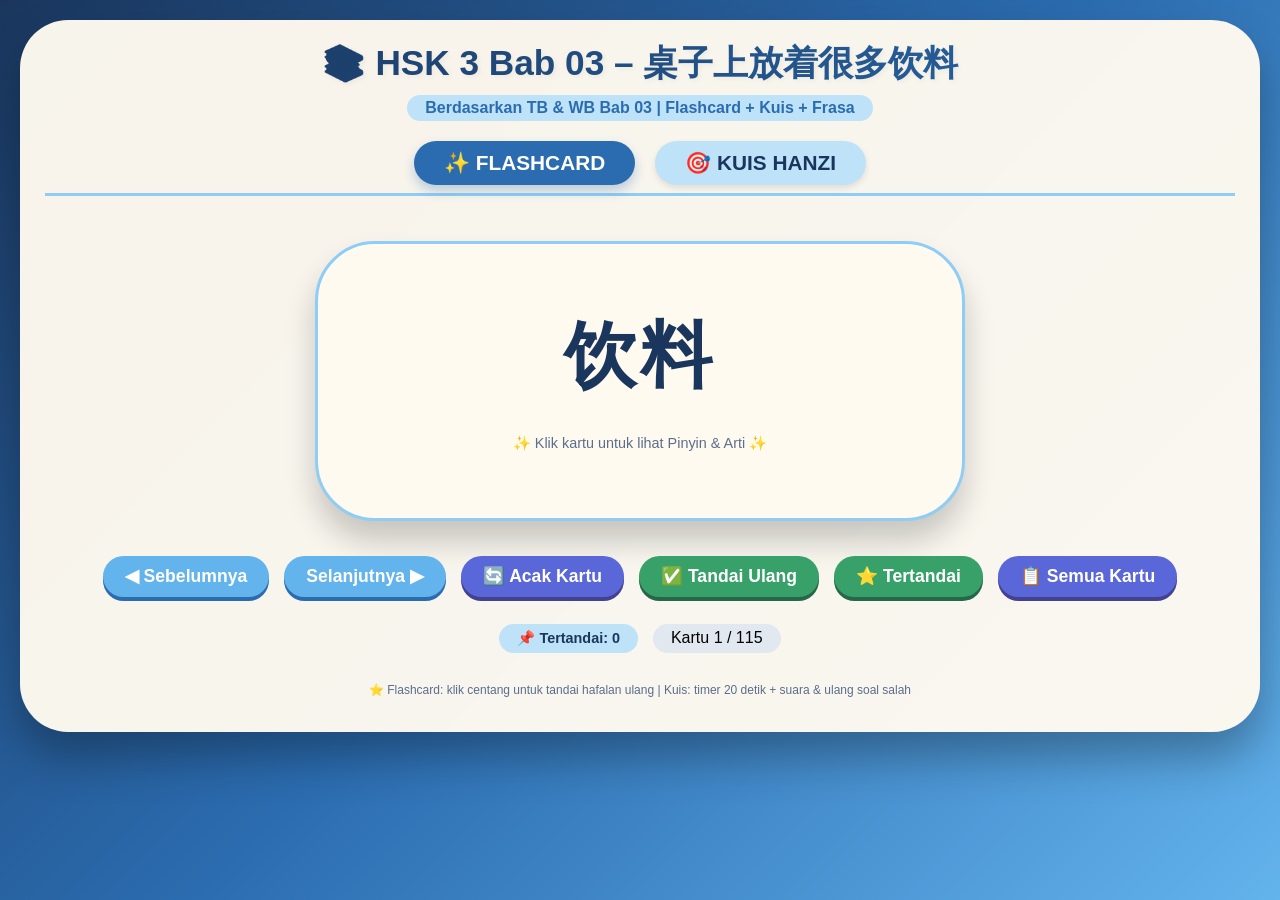
<file: data/wo1/HSK3 KOSAKATA BAB 03 FULL.html>
<!DOCTYPE html>
<html lang="id">
<head>
    <meta charset="UTF-8">
    <meta name="viewport" content="width=device-width, initial-scale=1.0, user-scalable=yes">
    <title>HSK 3 Bab 03 – 桌子上放着很多饮料 | Flashcard & Kuis</title>
    <style>
        * {
            margin: 0;
            padding: 0;
            box-sizing: border-box;
            user-select: none;
        }

        body {
            background: linear-gradient(135deg, #1a365d 0%, #2b6cb0 50%, #63b3ed 100%);
            font-family: 'Arial', 'Segoe UI', sans-serif;
            min-height: 100vh;
            padding: 20px;
        }

        .app-container {
            max-width: 1300px;
            margin: 0 auto;
            background: rgba(255, 250, 240, 0.97);
            border-radius: 48px;
            box-shadow: 0 25px 45px rgba(0, 0, 0, 0.3);
            overflow: hidden;
            padding: 20px 25px 35px;
            backdrop-filter: blur(2px);
        }

        .title-section {
            text-align: center;
            margin-bottom: 20px;
        }
        h1 {
            font-size: 2.2rem;
            background: linear-gradient(120deg, #1a365d, #2b6cb0);
            background-clip: text;
            -webkit-background-clip: text;
            color: transparent;
            text-shadow: 2px 2px 5px rgba(0, 0, 0, 0.05);
        }
        .subtitle {
            font-size: 1rem;
            color: #2b6cb0;
            font-weight: bold;
            background: #bee3f8;
            display: inline-block;
            padding: 4px 18px;
            border-radius: 40px;
            margin-top: 8px;
            font-family: 'Arial', sans-serif;
        }

        .tabs {
            display: flex;
            gap: 20px;
            justify-content: center;
            margin-bottom: 25px;
            border-bottom: 3px solid #90cdf4;
            padding-bottom: 8px;
            flex-wrap: wrap;
        }
        .tab-btn {
            background: #bee3f8;
            border: none;
            font-size: 1.3rem;
            font-weight: bold;
            padding: 10px 30px;
            border-radius: 60px;
            cursor: pointer;
            transition: 0.2s;
            color: #1a365d;
            font-family: 'Arial', sans-serif;
            box-shadow: 0 3px 6px rgba(0, 0, 0, 0.1);
        }
        .tab-btn.active {
            background: #2b6cb0;
            color: white;
            box-shadow: 0 6px 12px rgba(43, 108, 176, 0.3);
        }
        .tab-content {
            display: none;
            animation: fade 0.3s ease;
        }
        .tab-content.active {
            display: block;
        }
        @keyframes fade {
            from {
                opacity: 0;
                transform: translateY(8px);
            }
            to {
                opacity: 1;
                transform: translateY(0);
            }
        }

        /* FLASHCARD */
        .flashcard-area {
            display: flex;
            flex-direction: column;
            align-items: center;
        }
        .card {
            background: #fffaf0;
            border-radius: 60px;
            box-shadow: 0 20px 30px rgba(0, 0, 0, 0.2), inset 0 1px 2px white;
            padding: 40px 25px;
            text-align: center;
            width: 100%;
            max-width: 650px;
            margin: 20px auto;
            cursor: pointer;
            transition: 0.2s;
            border: 3px solid #90cdf4;
            min-height: 280px;
            display: flex;
            flex-direction: column;
            justify-content: center;
            align-items: center;
        }
        .card:hover {
            transform: scale(1.02);
            background: #f0f9ff;
        }
        .card-hanzi {
            font-family: 'Simsun', '宋体', 'Times New Roman', serif;
            font-size: 4.5rem;
            font-weight: 800;
            color: #1a365d;
            letter-spacing: 4px;
            margin-bottom: 20px;
            word-break: break-word;
            line-height: 1.3;
        }
        .card-pinyin {
            font-family: 'Times New Roman', Times, serif;
            font-size: 1.9rem;
            color: #2c5282;
            margin: 12px 0;
            font-weight: 500;
        }
        .card-arti {
            font-family: 'Arial', sans-serif;
            font-size: 1.5rem;
            background: #bee3f8;
            display: inline-block;
            padding: 8px 22px;
            border-radius: 50px;
            color: #1a365d;
        }
        .info-text {
            font-family: 'Arial', sans-serif;
            font-size: 0.9rem;
            margin-top: 12px;
            color: #5b6e8c;
        }
        .nav-buttons {
            display: flex;
            gap: 15px;
            justify-content: center;
            flex-wrap: wrap;
            margin: 15px 0;
        }
        button {
            background: #63b3ed;
            border: none;
            padding: 10px 22px;
            font-size: 1.1rem;
            font-weight: bold;
            border-radius: 50px;
            cursor: pointer;
            font-family: 'Arial', sans-serif;
            transition: 0.1s;
            color: white;
            box-shadow: 0 4px 0 #2b6cb0;
        }
        button:active {
            transform: translateY(2px);
            box-shadow: 0 1px 0 #2b6cb0;
        }
        .shuffle-btn {
            background: #5a67d8;
            box-shadow: 0 4px 0 #434190;
        }
        .checklist-btn {
            background: #38a169;
            box-shadow: 0 4px 0 #276749;
        }
        .review-badge {
            margin-top: 12px;
            display: flex;
            gap: 15px;
            justify-content: center;
            flex-wrap: wrap;
        }
        .mark-info {
            background: #bee3f8;
            padding: 6px 18px;
            border-radius: 40px;
            font-family: 'Arial', sans-serif;
            font-weight: bold;
            font-size: 0.9rem;
            color: #1a365d;
        }
        .counter {
            font-family: 'Arial', sans-serif;
            font-size: 1rem;
            background: #e2e8f0;
            padding: 5px 18px;
            border-radius: 30px;
            display: inline-block;
        }

        /* KUIS */
        .quiz-area {
            text-align: center;
        }
        .timer-bar {
            background: #f0f9ff;
            padding: 10px 20px;
            border-radius: 60px;
            display: flex;
            align-items: center;
            gap: 15px;
            justify-content: space-between;
            flex-wrap: wrap;
            margin-bottom: 20px;
        }
        .timer-label {
            font-weight: bold;
            background: #90cdf4;
            padding: 5px 15px;
            border-radius: 40px;
            color: #1a365d;
        }
        .progress-container {
            flex: 2;
            background-color: #e2e8f0;
            border-radius: 30px;
            height: 18px;
            overflow: hidden;
            min-width: 100px;
        }
        .time-progress {
            width: 100%;
            height: 100%;
            background: linear-gradient(90deg, #63b3ed, #2b6cb0);
            border-radius: 30px;
            transition: width 0.1s linear;
        }
        .time-warning {
            background: linear-gradient(90deg, #ef4444, #f97316);
        }
        .timer-digit {
            font-family: monospace;
            font-size: 1.6rem;
            font-weight: 800;
            background: #0f172a;
            color: #fef9c3;
            padding: 4px 18px;
            border-radius: 50px;
            min-width: 100px;
        }
        .quiz-question {
            background: #f0f9ff;
            border-radius: 70px;
            padding: 25px;
            margin: 15px 0;
            box-shadow: 0 10px 15px rgba(0, 0, 0, 0.1);
        }
        .quiz-arti {
            font-family: 'Arial', sans-serif;
            font-size: 2rem;
            font-weight: bold;
            color: #1a365d;
            background: #bee3f8;
            display: inline-block;
            padding: 10px 30px;
            border-radius: 60px;
        }
        .options-grid {
            display: grid;
            grid-template-columns: repeat(auto-fit, minmax(180px, 1fr));
            gap: 18px;
            margin: 25px 0;
        }
        .quiz-option {
            font-family: 'Simsun', '宋体', serif;
            font-size: 1.5rem;
            font-weight: bold;
            background: linear-gradient(145deg, #f0f9ff, #bee3f8);
            border: 3px solid #90cdf4;
            border-radius: 70px;
            padding: 14px 8px;
            cursor: pointer;
            transition: 0.1s;
            text-align: center;
            color: #1a365d;
            box-shadow: 0 5px 0 #2b6cb0;
            line-height: 1.3;
        }
        .quiz-option:hover:not(:disabled) {
            transform: translateY(-2px);
            background: #90cdf4;
        }
        .quiz-option:active:not(:disabled) {
            transform: translateY(2px);
            box-shadow: 0 2px 0 #2b6cb0;
        }
        .disabled-opt {
            opacity: 0.6;
            cursor: not-allowed;
        }
        .feedback {
            font-family: 'Arial', sans-serif;
            font-size: 1.2rem;
            padding: 12px;
            border-radius: 50px;
            margin: 15px 0;
            background: #f1f5f9;
            font-weight: bold;
        }
        .score-area {
            font-family: 'Arial', sans-serif;
            font-size: 1.2rem;
            background: #90cdf4;
            display: inline-block;
            padding: 6px 22px;
            border-radius: 40px;
            margin-bottom: 12px;
            color: #1a365d;
        }
        .quiz-buttons {
            display: flex;
            gap: 12px;
            justify-content: center;
            flex-wrap: wrap;
        }
        .next-quiz {
            background: #38a169;
            box-shadow: 0 4px 0 #276749;
        }
        .reset-quiz {
            background: #e53e3e;
            box-shadow: 0 4px 0 #9b2c2c;
        }
        .repeat-wrong {
            background: #805ad5;
            box-shadow: 0 4px 0 #553c9a;
        }
        footer {
            text-align: center;
            margin-top: 30px;
            font-size: 0.75rem;
            color: #5b6e8c;
        }

        @media (max-width: 640px) {
            .card-hanzi {
                font-size: 2.8rem;
            }
            .quiz-arti {
                font-size: 1.4rem;
            }
            .quiz-option {
                font-size: 1.1rem;
                padding: 10px 5px;
            }
            .tab-btn {
                font-size: 1rem;
                padding: 6px 18px;
            }
            h1 {
                font-size: 1.6rem;
            }
            .card {
                padding: 25px 15px;
                min-height: 200px;
            }
        }
    </style>
</head>
<body>
    <div class="app-container">
        <div class="title-section">
            <h1>📚 HSK 3 Bab 03 – 桌子上放着很多饮料</h1>
            <div class="subtitle">Berdasarkan TB & WB Bab 03 | Flashcard + Kuis + Frasa</div>
        </div>

        <div class="tabs">
            <button class="tab-btn active" data-tab="flashcard">✨ FLASHCARD</button>
            <button class="tab-btn" data-tab="quiz">🎯 KUIS HANZI</button>
        </div>

        <!-- FLASHCARD -->
        <div id="flashcardTab" class="tab-content active">
            <div class="flashcard-area">
                <div class="card" id="flashcardCard">
                    <div class="card-hanzi" id="cardHanzi">...</div>
                    <div class="card-pinyin" id="cardPinyin" style="display: none;"></div>
                    <div class="card-arti" id="cardArti" style="display: none;"></div>
                    <div class="info-text">✨ Klik kartu untuk lihat Pinyin & Arti ✨</div>
                </div>
                <div class="nav-buttons">
                    <button id="prevCardBtn">◀ Sebelumnya</button>
                    <button id="nextCardBtn">Selanjutnya ▶</button>
                    <button id="shuffleFlashBtn" class="shuffle-btn">🔄 Acak Kartu</button>
                    <button id="markReviewBtn" class="checklist-btn">✅ Tandai Ulang</button>
                    <button id="showMarkedBtn" class="checklist-btn">⭐ Tertandai</button>
                    <button id="showAllFlashBtn" class="shuffle-btn">📋 Semua Kartu</button>
                </div>
                <div class="review-badge">
                    <span class="mark-info" id="markedCountBadge">📌 Tertandai: 0</span>
                    <span class="counter" id="flashCounter">Kartu 1 / 115</span>
                </div>
            </div>
        </div>

        <!-- KUIS -->
        <div id="quizTab" class="tab-content">
            <div class="quiz-area">
                <div class="score-area">🏆 SKOR: <span id="quizScore">0</span> / <span id="totalQuizCount">115</span></div>
                <div class="timer-bar">
                    <span class="timer-label">⏱ WAKTU</span>
                    <div class="progress-container">
                        <div class="time-progress" id="timeProgress" style="width: 100%;"></div>
                    </div>
                    <span class="timer-digit" id="timerDisplay">20 detik</span>
                </div>
                <div class="quiz-question">
                    <div class="quiz-arti" id="questionArti">... arti ...</div>
                </div>
                <div class="options-grid" id="quizOptionsGrid"></div>
                <div class="feedback" id="quizFeedback">🌸 Pilih Hanzi yang sesuai dengan arti di atas 🌸</div>
                <div class="quiz-buttons">
                    <button id="nextQuizBtn" class="next-quiz">▶ Soal Berikutnya</button>
                    <button id="resetQuizBtn" class="reset-quiz">🔄 Mulai Baru</button>
                    <button id="repeatWrongBtn" class="repeat-wrong">🔁 Ulangi Soal Salah</button>
                </div>
            </div>
        </div>
        <footer>⭐ Flashcard: klik centang untuk tandai hafalan ulang | Kuis: timer 20 detik + suara & ulang soal salah</footer>
    </div>

    <script>
        // ======================= KOSAKATA HSK 3 BAB 03 (+ FRASA) =======================
        const vocabulary = [
            // Kata Benda (1-31)
            { hanzi: "饮料", pinyin: "yǐnliào", arti: "minuman" },
            { hanzi: "水果", pinyin: "shuǐguǒ", arti: "buah-buahan" },
            { hanzi: "花茶", pinyin: "huāchá", arti: "teh bunga" },
            { hanzi: "绿茶", pinyin: "lǜchá", arti: "teh hijau" },
            { hanzi: "红茶", pinyin: "hóngchá", arti: "teh merah (teh hitam)" },
            { hanzi: "衬衫", pinyin: "chènshān", arti: "kemeja" },
            { hanzi: "裤子", pinyin: "kùzi", arti: "celana" },
            { hanzi: "西瓜", pinyin: "xīguā", arti: "semangka" },
            { hanzi: "苹果", pinyin: "píngguǒ", arti: "apel" },
            { hanzi: "钱", pinyin: "qián", arti: "uang" },
            { hanzi: "桌子", pinyin: "zhuōzi", arti: "meja" },
            { hanzi: "椅子", pinyin: "yǐzi", arti: "kursi" },
            { hanzi: "电脑", pinyin: "diànnǎo", arti: "komputer" },
            { hanzi: "手机", pinyin: "shǒujī", arti: "ponsel" },
            { hanzi: "电视", pinyin: "diànshì", arti: "televisi" },
            { hanzi: "商店", pinyin: "shāngdiàn", arti: "toko" },
            { hanzi: "商场", pinyin: "shāngchǎng", arti: "pusat perbelanjaan" },
            { hanzi: "水果店", pinyin: "shuǐguǒdiàn", arti: "toko buah" },
            { hanzi: "休息室", pinyin: "xiūxishì", arti: "ruang istirahat" },
            { hanzi: "车", pinyin: "chē", arti: "mobil/kendaraan" },
            { hanzi: "公共汽车", pinyin: "gōnggòng qìchē", arti: "bus" },
            { hanzi: "雨伞", pinyin: "yǔsǎn", arti: "payung hujan" },
            { hanzi: "花", pinyin: "huā", arti: "bunga" },
            { hanzi: "鱼", pinyin: "yú", arti: "ikan" },
            { hanzi: "朋友", pinyin: "péngyou", arti: "teman" },
            { hanzi: "老师", pinyin: "lǎoshī", arti: "guru" },
            { hanzi: "学生", pinyin: "xuésheng", arti: "murid" },
            { hanzi: "先生", pinyin: "xiānsheng", arti: "Tuan; suami" },
            { hanzi: "牛肉", pinyin: "niúròu", arti: "daging sapi" },
            { hanzi: "鲜奶", pinyin: "xiānnǎi", arti: "susu segar" },
            { hanzi: "歌", pinyin: "gē", arti: "lagu" },
            // Kata Kerja (32-58)
            { hanzi: "放", pinyin: "fàng", arti: "meletakkan, menaruh" },
            { hanzi: "爬山", pinyin: "pá shān", arti: "mendaki gunung" },
            { hanzi: "记得", pinyin: "jìde", arti: "mengingat" },
            { hanzi: "认识", pinyin: "rènshi", arti: "mengenal" },
            { hanzi: "穿", pinyin: "chuān", arti: "memakai (pakaian)" },
            { hanzi: "洗", pinyin: "xǐ", arti: "mencuci" },
            { hanzi: "写", pinyin: "xiě", arti: "menulis" },
            { hanzi: "喝", pinyin: "hē", arti: "minum" },
            { hanzi: "吃", pinyin: "chī", arti: "makan" },
            { hanzi: "买", pinyin: "mǎi", arti: "membeli" },
            { hanzi: "卖", pinyin: "mài", arti: "menjual" },
            { hanzi: "去", pinyin: "qù", arti: "pergi" },
            { hanzi: "来", pinyin: "lái", arti: "datang" },
            { hanzi: "坐", pinyin: "zuò", arti: "duduk" },
            { hanzi: "住", pinyin: "zhù", arti: "tinggal (di tempat)" },
            { hanzi: "工作", pinyin: "gōngzuò", arti: "bekerja (juga kata benda)" },
            { hanzi: "运动", pinyin: "yùndòng", arti: "berolahraga" },
            { hanzi: "睡觉", pinyin: "shuìjiào", arti: "tidur" },
            { hanzi: "看书", pinyin: "kàn shū", arti: "membaca buku" },
            { hanzi: "看电影", pinyin: "kàn diànyǐng", arti: "menonton film" },
            { hanzi: "看电视", pinyin: "kàn diànshì", arti: "menonton TV" },
            { hanzi: "听歌", pinyin: "tīng gē", arti: "mendengarkan lagu" },
            { hanzi: "吃饭", pinyin: "chī fàn", arti: "makan" },
            { hanzi: "复习", pinyin: "fùxí", arti: "mengulang pelajaran" },
            { hanzi: "学习", pinyin: "xuéxí", arti: "belajar" },
            { hanzi: "感冒", pinyin: "gǎnmào", arti: "masuk angin (juga kata benda)" },
            { hanzi: "照顾", pinyin: "zhàogù", arti: "merawat, menjaga" },
            // Kata Sifat (59-76)
            { hanzi: "新鲜", pinyin: "xīnxiān", arti: "segar" },
            { hanzi: "甜", pinyin: "tián", arti: "manis" },
            { hanzi: "舒服", pinyin: "shūfu", arti: "nyaman, enak" },
            { hanzi: "小心", pinyin: "xiǎoxīn", arti: "hati-hati" },
            { hanzi: "绿", pinyin: "lǜ", arti: "hijau" },
            { hanzi: "红", pinyin: "hóng", arti: "merah" },
            { hanzi: "热", pinyin: "rè", arti: "panas" },
            { hanzi: "冷", pinyin: "lěng", arti: "dingin" },
            { hanzi: "胖", pinyin: "pàng", arti: "gemuk" },
            { hanzi: "瘦", pinyin: "shòu", arti: "kurus" },
            { hanzi: "累", pinyin: "lèi", arti: "lelah" },
            { hanzi: "便宜", pinyin: "piányi", arti: "murah" },
            { hanzi: "贵", pinyin: "guì", arti: "mahal" },
            { hanzi: "好喝", pinyin: "hǎohē", arti: "enak (untuk minuman)" },
            { hanzi: "好吃", pinyin: "hǎochī", arti: "enak (untuk makanan)" },
            { hanzi: "多云", pinyin: "duōyún", arti: "berawan" },
            { hanzi: "阴天", pinyin: "yīntiān", arti: "hari mendung" },
            { hanzi: "晴天", pinyin: "qíngtiān", arti: "hari cerah" },
            // Kata Keterangan & Kata Hubung (77-92)
            { hanzi: "还是", pinyin: "háishì", arti: "atau (dalam pertanyaan)" },
            { hanzi: "或者", pinyin: "huòzhě", arti: "atau (dalam pernyataan)" },
            { hanzi: "只", pinyin: "zhǐ", arti: "hanya" },
            { hanzi: "很", pinyin: "hěn", arti: "sangat" },
            { hanzi: "太", pinyin: "tài", arti: "terlalu" },
            { hanzi: "真", pinyin: "zhēn", arti: "sungguh" },
            { hanzi: "也", pinyin: "yě", arti: "juga" },
            { hanzi: "都", pinyin: "dōu", arti: "semuanya" },
            { hanzi: "已经", pinyin: "yǐjīng", arti: "sudah" },
            { hanzi: "再", pinyin: "zài", arti: "lagi (akan datang)" },
            { hanzi: "会", pinyin: "huì", arti: "akan (kemungkinan)" },
            { hanzi: "能", pinyin: "néng", arti: "bisa (mampu)" },
            { hanzi: "没", pinyin: "méi", arti: "belum/tidak (negasi)" },
            { hanzi: "不", pinyin: "bù", arti: "tidak" },
            { hanzi: "那么", pinyin: "nàme", arti: "begitu (penekanan)" },
            { hanzi: "有时候", pinyin: "yǒu shíhou", arti: "kadang-kadang" },
            // Kata Tanya (93-100)
            { hanzi: "什么", pinyin: "shénme", arti: "apa" },
            { hanzi: "哪儿", pinyin: "nǎr", arti: "di mana" },
            { hanzi: "怎么", pinyin: "zěnme", arti: "bagaimana" },
            { hanzi: "多少", pinyin: "duōshao", arti: "berapa (jumlah)" },
            { hanzi: "几", pinyin: "jǐ", arti: "berapa (angka kecil)" },
            { hanzi: "哪个", pinyin: "nǎge", arti: "yang mana" },
            { hanzi: "什么时候", pinyin: "shénme shíhou", arti: "kapan" },
            { hanzi: "怎么样", pinyin: "zěnmeyàng", arti: "bagaimana (keadaan)" },
            // Kata Ukur (101-108)
            { hanzi: "条", pinyin: "tiáo", arti: "kata ukur untuk benda panjang (celana, ikan, jalan)" },
            { hanzi: "件", pinyin: "jiàn", arti: "kata ukur untuk pakaian (kemeja)" },
            { hanzi: "个", pinyin: "gè", arti: "kata ukur umum" },
            { hanzi: "把", pinyin: "bǎ", arti: "kata ukur untuk benda bergagang (payung, pisau)" },
            { hanzi: "杯", pinyin: "bēi", arti: "kata ukur untuk cangkir/gelas" },
            { hanzi: "元", pinyin: "yuán", arti: "unit mata uang (RMB)" },
            { hanzi: "块", pinyin: "kuài", arti: "unit mata uang (RMB, informal)" },
            { hanzi: "位", pinyin: "wèi", arti: "kata ukur untuk orang (sopan)" },
            // Frasa Penting (dari file txt)
            { hanzi: "桌子上放着...", pinyin: "zhuōzi shàng fàngzhe...", arti: "Di atas meja terdapat..." },
            { hanzi: "上面写着...", pinyin: "shàngmiàn xiězhe...", arti: "Di atasnya tertulis..." },
            { hanzi: "旁边坐着...", pinyin: "pángbiān zuòzhe...", arti: "Di samping duduk..." },
            { hanzi: "你会...的", pinyin: "nǐ huì... de", arti: "Kamu akan... (prediksi)" },
            { hanzi: "能不胖吗？", pinyin: "néng bù pàng ma?", arti: "Masa tidak gemuk? (pasti gemuk)" },
            { hanzi: "茶好客常来", pinyin: "chá hǎo kè cháng lái", arti: "Teh yang enak menarik pelanggan" },
            { hanzi: "饭后百步走，活到九十九", pinyin: "fàn hòu bǎi bù zǒu, huó dào jiǔshíjiǔ", arti: "Jalan 100 langkah setelah makan, hidup sampai 99" }
        ];

        // Hapus duplikat berdasarkan hanzi (pertahankan yang pertama muncul)
        const seen = new Set();
        const uniqueVocab = [];
        for (const v of vocabulary) {
            if (!seen.has(v.hanzi)) {
                seen.add(v.hanzi);
                uniqueVocab.push(v);
            }
        }
        const VOCAB = uniqueVocab;
        const TOTAL_VOCAB = VOCAB.length;

        // ========== FLASHCARD ==========
        let currentDisplayList = [...VOCAB];
        let currentFlashIndex = 0;
        let isFlipped = false;
        let markedIndices = new Set();

        function updateMarkedBadge() {
            document.getElementById("markedCountBadge").innerText = `📌 Tertandai: ${markedIndices.size}`;
        }

        function shuffleArray(arr) {
            for (let i = arr.length - 1; i > 0; i--) {
                const j = Math.floor(Math.random() * (i + 1));
                [arr[i], arr[j]] = [arr[j], arr[i]];
            }
            return arr;
        }

        function renderFlashcard() {
            if (currentDisplayList.length === 0) {
                document.getElementById("cardHanzi").innerText = "Tidak ada kartu";
                document.getElementById("cardPinyin").style.display = "none";
                document.getElementById("cardArti").style.display = "none";
                document.getElementById("flashCounter").innerText = "Kartu 0 / 0";
                return;
            }
            const item = currentDisplayList[currentFlashIndex];
            document.getElementById("cardHanzi").innerText = item.hanzi;
            const pinyinEl = document.getElementById("cardPinyin");
            const artiEl = document.getElementById("cardArti");
            if (!isFlipped) {
                pinyinEl.style.display = "none";
                artiEl.style.display = "none";
            } else {
                pinyinEl.style.display = "block";
                artiEl.style.display = "inline-block";
                pinyinEl.innerText = item.pinyin;
                artiEl.innerText = item.arti;
            }
            document.getElementById("flashCounter").innerText = `Kartu ${currentFlashIndex + 1} / ${currentDisplayList.length}`;
        }

        function flipCard() {
            isFlipped = !isFlipped;
            renderFlashcard();
        }

        function nextFlash() {
            if (currentDisplayList.length) {
                currentFlashIndex = (currentFlashIndex + 1) % currentDisplayList.length;
                isFlipped = false;
                renderFlashcard();
            }
        }

        function prevFlash() {
            if (currentDisplayList.length) {
                currentFlashIndex = (currentFlashIndex - 1 + currentDisplayList.length) % currentDisplayList.length;
                isFlipped = false;
                renderFlashcard();
            }
        }

        function toggleMarkCurrent() {
            if (currentDisplayList.length === 0) return;
            const currentVoc = currentDisplayList[currentFlashIndex];
            const origIdx = VOCAB.findIndex(v => v.hanzi === currentVoc.hanzi && v.pinyin === currentVoc.pinyin);
            if (origIdx !== -1) {
                if (markedIndices.has(origIdx)) markedIndices.delete(origIdx);
                else markedIndices.add(origIdx);
                updateMarkedBadge();
                alert(markedIndices.has(origIdx) ? `✅ ${currentVoc.hanzi} ditandai ulang` :
                    `❌ ${currentVoc.hanzi} dihapus dari tandai`);
            }
        }

        function showMarkedOnly() {
            const markedVoc = [];
            for (let idx of markedIndices) markedVoc.push(VOCAB[idx]);
            if (markedVoc.length === 0) {
                alert("Belum ada kartu ditandai. Klik ✅ Tandai Ulang pada kartu.");
                return;
            }
            currentDisplayList = [...markedVoc];
            currentFlashIndex = 0;
            isFlipped = false;
            renderFlashcard();
        }

        function showAllFlash() {
            currentDisplayList = [...VOCAB];
            currentFlashIndex = 0;
            isFlipped = false;
            renderFlashcard();
        }

        function shuffleFlash() {
            currentDisplayList = shuffleArray([...currentDisplayList]);
            currentFlashIndex = 0;
            isFlipped = false;
            renderFlashcard();
        }

        // ========== KUIS ==========
        let audioCtx = null;

        function initAudio() {
            if (!audioCtx) audioCtx = new(window.AudioContext || window.webkitAudioContext)();
            return audioCtx;
        }

        function playTone(freq, dur, vol = 0.2) {
            let ctx = initAudio();
            if (ctx.state === 'suspended') {
                ctx.resume().then(() => _play(ctx, freq, dur, vol)).catch(e => {});
            } else {
                _play(ctx, freq, dur, vol);
            }
        }

        function _play(ctx, freq, dur, vol) {
            let osc = ctx.createOscillator(),
                gain = ctx.createGain();
            osc.connect(gain);
            gain.connect(ctx.destination);
            osc.frequency.value = freq;
            gain.gain.value = vol;
            osc.start();
            gain.gain.exponentialRampToValueAtTime(0.0001, ctx.currentTime + dur);
            osc.stop(ctx.currentTime + dur);
        }

        function playCorrect() {
            playTone(880, 0.12, 0.25);
            setTimeout(() => playTone(1100, 0.2, 0.25), 130);
            setTimeout(() => playTone(1320, 0.25, 0.2), 280);
        }

        function playWrong() {
            let ctx = initAudio();
            if (ctx.state === 'suspended') {
                ctx.resume().then(() => _playWrong(ctx)).catch(e => {});
            } else {
                _playWrong(ctx);
            }
        }

        function _playWrong(ctx) {
            let osc = ctx.createOscillator(),
                gain = ctx.createGain();
            osc.connect(gain);
            gain.connect(ctx.destination);
            osc.frequency.value = 220;
            gain.gain.value = 0.35;
            osc.start();
            let lfo = ctx.createOscillator(),
                lfoG = ctx.createGain();
            lfo.connect(lfoG);
            lfoG.connect(gain.gain);
            lfo.frequency.value = 18;
            lfoG.gain.value = 0.25;
            lfo.start();
            gain.gain.exponentialRampToValueAtTime(0.0001, ctx.currentTime + 0.5);
            osc.stop(ctx.currentTime + 0.5);
            lfo.stop(ctx.currentTime + 0.5);
        }

        let quizQuestionsOrder = [];
        let currentQIndex = 0;
        let quizScore = 0;
        let quizAnswered = false;
        let timerInterval = null;
        let timeLeft = 20;
        let currentQuestionVocab = null;
        let currentOptions = [];
        let wrongIndices = [];
        let quizMode = "normal";
        let repeatList = [];

        const quizScoreSpan = document.getElementById("quizScore");
        const totalQuizSpan = document.getElementById("totalQuizCount");
        const questionArtiSpan = document.getElementById("questionArti");
        const optionsGrid = document.getElementById("quizOptionsGrid");
        const quizFeedback = document.getElementById("quizFeedback");
        const nextQuizBtn = document.getElementById("nextQuizBtn");
        const resetQuizBtn = document.getElementById("resetQuizBtn");
        const repeatWrongBtn = document.getElementById("repeatWrongBtn");
        const timeProgress = document.getElementById("timeProgress");
        const timerDisplaySpan = document.getElementById("timerDisplay");

        function stopTimer() {
            if (timerInterval) clearInterval(timerInterval);
            timerInterval = null;
        }

        function startTimer() {
            timeLeft = 20;
            updateTimerUI();
            timerInterval = setInterval(() => {
                if (quizAnswered) return;
                if (timeLeft <= 1) {
                    if (!quizAnswered) finishAnswer(false, true);
                } else {
                    timeLeft--;
                    updateTimerUI();
                }
            }, 1000);
        }

        function updateTimerUI() {
            timerDisplaySpan.innerText = `${timeLeft} detik`;
            let percent = (timeLeft / 20) * 100;
            timeProgress.style.width = `${percent}%`;
            if (timeLeft <= 5) timeProgress.classList.add("time-warning");
            else timeProgress.classList.remove("time-warning");
        }

        function generateOptions(correctHanzi, correctIdx) {
            let others = VOCAB.filter((_, i) => i !== correctIdx).map(v => v.hanzi);
            others = shuffleArray([...others]);
            let opts = [correctHanzi];
            for (let i = 0; i < Math.min(3, others.length); i++) opts.push(others[i]);
            return shuffleArray(opts);
        }

        function renderQuizOptions() {
            optionsGrid.innerHTML = "";
            currentOptions.forEach(opt => {
                let btn = document.createElement("button");
                btn.className = "quiz-option";
                btn.innerText = opt;
                btn.style.fontFamily = "'Simsun', '宋体', serif";
                btn.addEventListener("click", () => checkAnswer(opt));
                optionsGrid.appendChild(btn);
            });
        }

        function enableOptions(enable) {
            document.querySelectorAll(".quiz-option").forEach(btn => {
                if (enable) {
                    btn.disabled = false;
                    btn.classList.remove("disabled-opt");
                } else {
                    btn.disabled = true;
                    btn.classList.add("disabled-opt");
                }
            });
        }

        function finishAnswer(isCorrect, isTimeout = false) {
            if (quizAnswered) return;
            quizAnswered = true;
            stopTimer();
            if (isCorrect) {
                playCorrect();
                quizScore++;
                updateQuizUI();
                quizFeedback.innerHTML = "✅ BENAR! +1 poin ✅";
                quizFeedback.style.background = "#d1fae5";
            } else {
                playWrong();
                quizFeedback.innerHTML = `❌ SALAH! Hanzi benar: "${currentQuestionVocab.hanzi}" ❌`;
                quizFeedback.style.background = "#fee2e2";
                if (quizMode === "normal" && !isTimeout) {
                    let wrongIdx = quizQuestionsOrder[currentQIndex];
                    if (!wrongIndices.includes(wrongIdx)) wrongIndices.push(wrongIdx);
                }
            }
            enableOptions(false);
        }

        function checkAnswer(selected) {
            if (quizAnswered) return;
            let isCorrect = (selected === currentQuestionVocab.hanzi);
            finishAnswer(isCorrect, false);
        }

        function updateQuizUI() {
            quizScoreSpan.innerText = quizScore;
            totalQuizSpan.innerText = (quizMode === "repeat" ? repeatList.length : TOTAL_VOCAB);
        }

        function loadQuizQuestion() {
            if (quizMode === "normal" && currentQIndex >= quizQuestionsOrder.length) {
                endQuiz();
                return;
            }
            if (quizMode === "repeat" && currentQIndex >= repeatList.length) {
                endQuiz();
                return;
            }
            let vocabIdx = (quizMode === "normal") ? quizQuestionsOrder[currentQIndex] : repeatList[currentQIndex];
            currentQuestionVocab = VOCAB[vocabIdx];
            questionArtiSpan.innerText = currentQuestionVocab.arti;
            currentOptions = generateOptions(currentQuestionVocab.hanzi, vocabIdx);
            renderQuizOptions();
            quizAnswered = false;
            enableOptions(true);
            quizFeedback.innerHTML = "🌸 Pilih Hanzi yang tepat! 🌸";
            quizFeedback.style.background = "#f1f5f9";
            stopTimer();
            startTimer();
        }

        function nextQuiz() {
            if (!quizAnswered && currentQIndex < (quizMode === "normal" ? quizQuestionsOrder.length : repeatList
                .length)) {
                quizFeedback.innerHTML = "⚠️ Jawab dulu sebelum lanjut! ⚠️";
                quizFeedback.style.background = "#fef3c7";
                setTimeout(() => {
                    if (!quizAnswered) quizFeedback.style.background = "#f1f5f9";
                }, 800);
                return;
            }
            currentQIndex++;
            if ((quizMode === "normal" && currentQIndex < quizQuestionsOrder.length) ||
                (quizMode === "repeat" && currentQIndex < repeatList.length)) {
                loadQuizQuestion();
            } else {
                endQuiz();
            }
        }

        function endQuiz() {
            stopTimer();
            enableOptions(false);
            if (quizMode === "normal") {
                if (wrongIndices.length > 0) {
                    quizFeedback.innerHTML =
                        `🎉 Selesai! Skor: ${quizScore}/${quizQuestionsOrder.length}. Kamu salah ${wrongIndices.length} soal. Tekan "Ulangi Soal Salah" untuk perbaiki. 🎉`;
                } else {
                    quizFeedback.innerHTML = `🎉 SEMPURNA! Skor: ${quizScore}/${quizQuestionsOrder.length} 🎉`;
                }
            } else {
                quizFeedback.innerHTML =
                    `🔁 Latihan ulang selesai! Skor: ${quizScore}/${repeatList.length}. Tekan "Mulai Baru" untuk sesi baru. 🔁`;
            }
            questionArtiSpan.innerText = "✨ Kuis Selesai ✨";
            nextQuizBtn.disabled = true;
        }

        function resetQuiz() {
            stopTimer();
            quizMode = "normal";
            wrongIndices = [];
            let indices = Array.from({ length: TOTAL_VOCAB }, (_, i) => i);
            quizQuestionsOrder = shuffleArray([...indices]);
            currentQIndex = 0;
            quizScore = 0;
            quizAnswered = false;
            updateQuizUI();
            loadQuizQuestion();
            nextQuizBtn.disabled = false;
        }

        function repeatWrong() {
            if (wrongIndices.length === 0) {
                quizFeedback.innerHTML = "✨ Tidak ada soal salah! Kamu hebat ✨";
                return;
            }
            stopTimer();
            quizMode = "repeat";
            repeatList = [...wrongIndices];
            currentQIndex = 0;
            quizScore = 0;
            quizAnswered = false;
            updateQuizUI();
            loadQuizQuestion();
            nextQuizBtn.disabled = false;
            quizFeedback.innerHTML = "🔁 Mode Ulang Soal Salah. Kerjakan dengan baik! 🔁";
        }

        // ========== EVENT LISTENERS ==========
        document.getElementById("flashcardCard").addEventListener("click", flipCard);
        document.getElementById("prevCardBtn").addEventListener("click", prevFlash);
        document.getElementById("nextCardBtn").addEventListener("click", nextFlash);
        document.getElementById("shuffleFlashBtn").addEventListener("click", shuffleFlash);
        document.getElementById("markReviewBtn").addEventListener("click", toggleMarkCurrent);
        document.getElementById("showMarkedBtn").addEventListener("click", showMarkedOnly);
        document.getElementById("showAllFlashBtn").addEventListener("click", showAllFlash);
        nextQuizBtn.addEventListener("click", nextQuiz);
        resetQuizBtn.addEventListener("click", resetQuiz);
        repeatWrongBtn.addEventListener("click", repeatWrong);

        // Tab switching
        document.querySelectorAll(".tab-btn").forEach(btn => {
            btn.addEventListener("click", () => {
                let tab = btn.getAttribute("data-tab");
                document.getElementById("flashcardTab").classList.toggle("active", tab === "flashcard");
                document.getElementById("quizTab").classList.toggle("active", tab === "quiz");
                document.querySelectorAll(".tab-btn").forEach(b => b.classList.remove("active"));
                btn.classList.add("active");
            });
        });

        // Inisialisasi
        function init() {
            showAllFlash();
            updateMarkedBadge();
            resetQuiz();
            document.body.addEventListener("click", () => {
                if (audioCtx && audioCtx.state === 'suspended') audioCtx.resume();
            }, { once: true });
        }
        init();
    </script>
</body>
</html>
</file>
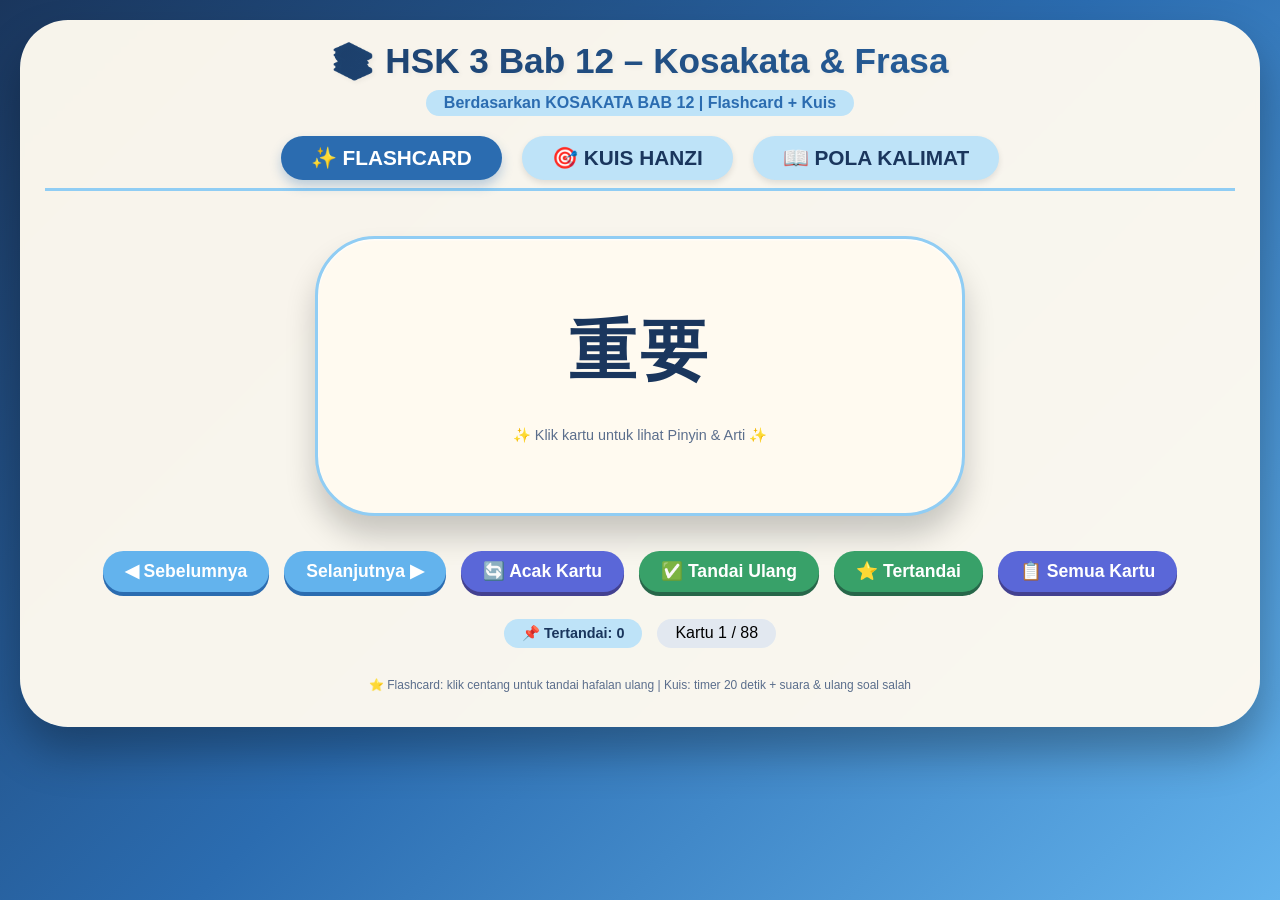
<file: data/wo2/KOSAKATA BAB 12 FULL.html>
<!DOCTYPE html>
<html lang="id">
<head>
    <meta charset="UTF-8">
    <meta name="viewport" content="width=device-width, initial-scale=1.0, user-scalable=yes">
    <title>HSK 3 Bab 12 – Kosakata & Frasa | Flashcard & Kuis</title>
    <style>
        * {
            margin: 0;
            padding: 0;
            box-sizing: border-box;
            user-select: none;
        }

        body {
            background: linear-gradient(135deg, #1a365d 0%, #2b6cb0 50%, #63b3ed 100%);
            font-family: 'Arial', 'Segoe UI', sans-serif;
            min-height: 100vh;
            padding: 20px;
        }

        .app-container {
            max-width: 1300px;
            margin: 0 auto;
            background: rgba(255, 250, 240, 0.97);
            border-radius: 48px;
            box-shadow: 0 25px 45px rgba(0, 0, 0, 0.3);
            overflow: hidden;
            padding: 20px 25px 35px;
            backdrop-filter: blur(2px);
        }

        .title-section {
            text-align: center;
            margin-bottom: 20px;
        }
        h1 {
            font-size: 2.2rem;
            background: linear-gradient(120deg, #1a365d, #2b6cb0);
            background-clip: text;
            -webkit-background-clip: text;
            color: transparent;
            text-shadow: 2px 2px 5px rgba(0, 0, 0, 0.05);
        }
        .subtitle {
            font-size: 1rem;
            color: #2b6cb0;
            font-weight: bold;
            background: #bee3f8;
            display: inline-block;
            padding: 4px 18px;
            border-radius: 40px;
            margin-top: 8px;
            font-family: 'Arial', sans-serif;
        }

        .tabs {
            display: flex;
            gap: 20px;
            justify-content: center;
            margin-bottom: 25px;
            border-bottom: 3px solid #90cdf4;
            padding-bottom: 8px;
            flex-wrap: wrap;
        }
        .tab-btn {
            background: #bee3f8;
            border: none;
            font-size: 1.3rem;
            font-weight: bold;
            padding: 10px 30px;
            border-radius: 60px;
            cursor: pointer;
            transition: 0.2s;
            color: #1a365d;
            font-family: 'Arial', sans-serif;
            box-shadow: 0 3px 6px rgba(0, 0, 0, 0.1);
        }
        .tab-btn.active {
            background: #2b6cb0;
            color: white;
            box-shadow: 0 6px 12px rgba(43, 108, 176, 0.3);
        }
        .tab-content {
            display: none;
            animation: fade 0.3s ease;
        }
        .tab-content.active {
            display: block;
        }
        @keyframes fade {
            from {
                opacity: 0;
                transform: translateY(8px);
            }
            to {
                opacity: 1;
                transform: translateY(0);
            }
        }

        /* FLASHCARD */
        .flashcard-area {
            display: flex;
            flex-direction: column;
            align-items: center;
        }
        .card {
            background: #fffaf0;
            border-radius: 60px;
            box-shadow: 0 20px 30px rgba(0, 0, 0, 0.2), inset 0 1px 2px white;
            padding: 40px 25px;
            text-align: center;
            width: 100%;
            max-width: 650px;
            margin: 20px auto;
            cursor: pointer;
            transition: 0.2s;
            border: 3px solid #90cdf4;
            min-height: 280px;
            display: flex;
            flex-direction: column;
            justify-content: center;
            align-items: center;
        }
        .card:hover {
            transform: scale(1.02);
            background: #f0f9ff;
        }
        .card-hanzi {
            font-family: 'Simsun', '宋体', 'Times New Roman', serif;
            font-size: 4.2rem;
            font-weight: 800;
            color: #1a365d;
            letter-spacing: 4px;
            margin-bottom: 20px;
            word-break: break-word;
            line-height: 1.3;
        }
        .card-pinyin {
            font-family: 'Times New Roman', Times, serif;
            font-size: 1.9rem;
            color: #2c5282;
            margin: 12px 0;
            font-weight: 500;
        }
        .card-arti {
            font-family: 'Arial', sans-serif;
            font-size: 1.5rem;
            background: #bee3f8;
            display: inline-block;
            padding: 8px 22px;
            border-radius: 50px;
            color: #1a365d;
        }
        .info-text {
            font-family: 'Arial', sans-serif;
            font-size: 0.9rem;
            margin-top: 12px;
            color: #5b6e8c;
        }
        .nav-buttons {
            display: flex;
            gap: 15px;
            justify-content: center;
            flex-wrap: wrap;
            margin: 15px 0;
        }
        button {
            background: #63b3ed;
            border: none;
            padding: 10px 22px;
            font-size: 1.1rem;
            font-weight: bold;
            border-radius: 50px;
            cursor: pointer;
            font-family: 'Arial', sans-serif;
            transition: 0.1s;
            color: white;
            box-shadow: 0 4px 0 #2b6cb0;
        }
        button:active {
            transform: translateY(2px);
            box-shadow: 0 1px 0 #2b6cb0;
        }
        .shuffle-btn {
            background: #5a67d8;
            box-shadow: 0 4px 0 #434190;
        }
        .checklist-btn {
            background: #38a169;
            box-shadow: 0 4px 0 #276749;
        }
        .review-badge {
            margin-top: 12px;
            display: flex;
            gap: 15px;
            justify-content: center;
            flex-wrap: wrap;
        }
        .mark-info {
            background: #bee3f8;
            padding: 6px 18px;
            border-radius: 40px;
            font-family: 'Arial', sans-serif;
            font-weight: bold;
            font-size: 0.9rem;
            color: #1a365d;
        }
        .counter {
            font-family: 'Arial', sans-serif;
            font-size: 1rem;
            background: #e2e8f0;
            padding: 5px 18px;
            border-radius: 30px;
            display: inline-block;
        }

        /* KUIS */
        .quiz-area {
            text-align: center;
        }
        .timer-bar {
            background: #f0f9ff;
            padding: 10px 20px;
            border-radius: 60px;
            display: flex;
            align-items: center;
            gap: 15px;
            justify-content: space-between;
            flex-wrap: wrap;
            margin-bottom: 20px;
        }
        .timer-label {
            font-weight: bold;
            background: #90cdf4;
            padding: 5px 15px;
            border-radius: 40px;
            color: #1a365d;
        }
        .progress-container {
            flex: 2;
            background-color: #e2e8f0;
            border-radius: 30px;
            height: 18px;
            overflow: hidden;
            min-width: 100px;
        }
        .time-progress {
            width: 100%;
            height: 100%;
            background: linear-gradient(90deg, #63b3ed, #2b6cb0);
            border-radius: 30px;
            transition: width 0.1s linear;
        }
        .time-warning {
            background: linear-gradient(90deg, #ef4444, #f97316);
        }
        .timer-digit {
            font-family: monospace;
            font-size: 1.6rem;
            font-weight: 800;
            background: #0f172a;
            color: #fef9c3;
            padding: 4px 18px;
            border-radius: 50px;
            min-width: 100px;
        }
        .quiz-question {
            background: #f0f9ff;
            border-radius: 70px;
            padding: 25px;
            margin: 15px 0;
            box-shadow: 0 10px 15px rgba(0, 0, 0, 0.1);
        }
        .quiz-arti {
            font-family: 'Arial', sans-serif;
            font-size: 2rem;
            font-weight: bold;
            color: #1a365d;
            background: #bee3f8;
            display: inline-block;
            padding: 10px 30px;
            border-radius: 60px;
        }
        .options-grid {
            display: grid;
            grid-template-columns: repeat(auto-fit, minmax(180px, 1fr));
            gap: 18px;
            margin: 25px 0;
        }
        .quiz-option {
            font-family: 'Simsun', '宋体', serif;
            font-size: 1.5rem;
            font-weight: bold;
            background: linear-gradient(145deg, #f0f9ff, #bee3f8);
            border: 3px solid #90cdf4;
            border-radius: 70px;
            padding: 14px 8px;
            cursor: pointer;
            transition: 0.1s;
            text-align: center;
            color: #1a365d;
            box-shadow: 0 5px 0 #2b6cb0;
        }
        .quiz-option:hover:not(:disabled) {
            transform: translateY(-2px);
            background: #90cdf4;
        }
        .quiz-option:active:not(:disabled) {
            transform: translateY(2px);
            box-shadow: 0 2px 0 #2b6cb0;
        }
        .disabled-opt {
            opacity: 0.6;
            cursor: not-allowed;
        }
        .feedback {
            font-family: 'Arial', sans-serif;
            font-size: 1.2rem;
            padding: 12px;
            border-radius: 50px;
            margin: 15px 0;
            background: #f1f5f9;
            font-weight: bold;
        }
        .score-area {
            font-family: 'Arial', sans-serif;
            font-size: 1.2rem;
            background: #90cdf4;
            display: inline-block;
            padding: 6px 22px;
            border-radius: 40px;
            margin-bottom: 12px;
            color: #1a365d;
        }
        .quiz-buttons {
            display: flex;
            gap: 12px;
            justify-content: center;
            flex-wrap: wrap;
        }
        .next-quiz {
            background: #38a169;
            box-shadow: 0 4px 0 #276749;
        }
        .reset-quiz {
            background: #e53e3e;
            box-shadow: 0 4px 0 #9b2c2c;
        }
        .repeat-wrong {
            background: #805ad5;
            box-shadow: 0 4px 0 #553c9a;
        }

        /* Pola Kalimat (Grammar Patterns) */
        .patterns-section {
            margin-top: 30px;
            padding: 20px 25px;
            background: #f0f9ff;
            border-radius: 40px;
            border: 3px solid #90cdf4;
        }
        .patterns-section h3 {
            font-family: 'Arial', sans-serif;
            font-size: 1.3rem;
            color: #1a365d;
            margin-bottom: 12px;
            text-align: center;
        }
        .pattern-grid {
            display: grid;
            grid-template-columns: repeat(auto-fit, minmax(280px, 1fr));
            gap: 15px;
        }
        .pattern-item {
            background: white;
            padding: 14px 18px;
            border-radius: 30px;
            box-shadow: 0 4px 8px rgba(0, 0, 0, 0.06);
            border-left: 6px solid #2b6cb0;
        }
        .pattern-item .pattern-hanzi {
            font-family: 'Simsun', '宋体', serif;
            font-size: 1.3rem;
            font-weight: bold;
            color: #1a365d;
        }
        .pattern-item .pattern-pinyin {
            font-family: 'Times New Roman', Times, serif;
            font-size: 1rem;
            color: #2c5282;
            margin: 4px 0;
        }
        .pattern-item .pattern-arti {
            font-family: 'Arial', sans-serif;
            font-size: 0.95rem;
            color: #4a5568;
        }
        .pattern-item .pattern-example {
            font-family: 'Arial', sans-serif;
            font-size: 0.9rem;
            color: #5b6e8c;
            background: #e2e8f0;
            padding: 6px 12px;
            border-radius: 20px;
            margin-top: 6px;
            font-style: italic;
        }

        /* Catatan Tambahan: Pasangan karakter tertukar & istilah penting */
        .extra-notes {
            margin-top: 25px;
            display: grid;
            grid-template-columns: 1fr 1fr;
            gap: 20px;
        }
        .note-box {
            background: white;
            padding: 16px 20px;
            border-radius: 30px;
            border-left: 6px solid #5a67d8;
            box-shadow: 0 4px 8px rgba(0, 0, 0, 0.06);
        }
        .note-box h4 {
            font-family: 'Arial', sans-serif;
            color: #1a365d;
            margin-bottom: 8px;
        }
        .note-box table {
            width: 100%;
            border-collapse: collapse;
            font-family: 'Arial', sans-serif;
            font-size: 0.9rem;
        }
        .note-box td {
            padding: 4px 8px;
            border-bottom: 1px solid #e2e8f0;
        }
        .note-box td:first-child {
            font-weight: bold;
            color: #2b6cb0;
            font-family: 'Simsun', '宋体', serif;
        }
        .note-box .note-label {
            font-weight: bold;
            color: #1a365d;
        }

        footer {
            text-align: center;
            margin-top: 30px;
            font-size: 0.75rem;
            color: #5b6e8c;
        }

        @media (max-width: 640px) {
            .card-hanzi {
                font-size: 3rem;
            }
            .quiz-arti {
                font-size: 1.4rem;
            }
            .quiz-option {
                font-size: 1.1rem;
                padding: 10px 5px;
            }
            .tab-btn {
                font-size: 1rem;
                padding: 6px 18px;
            }
            h1 {
                font-size: 1.6rem;
            }
            .card {
                padding: 25px 15px;
                min-height: 200px;
            }
            .pattern-grid {
                grid-template-columns: 1fr;
            }
            .extra-notes {
                grid-template-columns: 1fr;
            }
        }
    </style>
</head>
<body>
    <div class="app-container">
        <div class="title-section">
            <h1>📚 HSK 3 Bab 12 – Kosakata &amp; Frasa</h1>
            <div class="subtitle">Berdasarkan KOSAKATA BAB 12 | Flashcard + Kuis</div>
        </div>

        <div class="tabs">
            <button class="tab-btn active" data-tab="flashcard">✨ FLASHCARD</button>
            <button class="tab-btn" data-tab="quiz">🎯 KUIS HANZI</button>
            <button class="tab-btn" data-tab="patterns">📖 POLA KALIMAT</button>
        </div>

        <!-- FLASHCARD -->
        <div id="flashcardTab" class="tab-content active">
            <div class="flashcard-area">
                <div class="card" id="flashcardCard">
                    <div class="card-hanzi" id="cardHanzi">...</div>
                    <div class="card-pinyin" id="cardPinyin" style="display: none;"></div>
                    <div class="card-arti" id="cardArti" style="display: none;"></div>
                    <div class="info-text">✨ Klik kartu untuk lihat Pinyin &amp; Arti ✨</div>
                </div>
                <div class="nav-buttons">
                    <button id="prevCardBtn">◀ Sebelumnya</button>
                    <button id="nextCardBtn">Selanjutnya ▶</button>
                    <button id="shuffleFlashBtn" class="shuffle-btn">🔄 Acak Kartu</button>
                    <button id="markReviewBtn" class="checklist-btn">✅ Tandai Ulang</button>
                    <button id="showMarkedBtn" class="checklist-btn">⭐ Tertandai</button>
                    <button id="showAllFlashBtn" class="shuffle-btn">📋 Semua Kartu</button>
                </div>
                <div class="review-badge">
                    <span class="mark-info" id="markedCountBadge">📌 Tertandai: 0</span>
                    <span class="counter" id="flashCounter">Kartu 1 / 78</span>
                </div>
            </div>
        </div>

        <!-- KUIS -->
        <div id="quizTab" class="tab-content">
            <div class="quiz-area">
                <div class="score-area">🏆 SKOR: <span id="quizScore">0</span> / <span id="totalQuizCount">78</span></div>
                <div class="timer-bar">
                    <span class="timer-label">⏱ WAKTU</span>
                    <div class="progress-container">
                        <div class="time-progress" id="timeProgress" style="width: 100%;"></div>
                    </div>
                    <span class="timer-digit" id="timerDisplay">20 detik</span>
                </div>
                <div class="quiz-question">
                    <div class="quiz-arti" id="questionArti">... arti ...</div>
                </div>
                <div class="options-grid" id="quizOptionsGrid"></div>
                <div class="feedback" id="quizFeedback">🌸 Pilih Hanzi yang sesuai dengan arti di atas 🌸</div>
                <div class="quiz-buttons">
                    <button id="nextQuizBtn" class="next-quiz">▶ Soal Berikutnya</button>
                    <button id="resetQuizBtn" class="reset-quiz">🔄 Mulai Baru</button>
                    <button id="repeatWrongBtn" class="repeat-wrong">🔁 Ulangi Soal Salah</button>
                </div>
            </div>
        </div>

        <!-- POLA KALIMAT -->
        <div id="patternsTab" class="tab-content">
            <div class="patterns-section">
                <h3>📖 Pola Kalimat Penting (Struktur)</h3>
                <div class="pattern-grid" id="patternGrid">
                    <!-- diisi oleh JS -->
                </div>

                <div class="extra-notes">
                    <div class="note-box">
                        <h4>🔍 Pasangan Karakter yang Sering Tertukar (辨认)</h4>
                        <table>
                            <tr><td>已 (yǐ)</td><td>Sudah</td><td>↔ 己 (jǐ) Diri sendiri</td></tr>
                            <tr><td>起 (qǐ)</td><td>Mulai, bangkit</td><td>↔ 超 (chāo) Melampaui</td></tr>
                            <tr><td>同 (tóng)</td><td>Sama, bersama</td><td>↔ 司 (sī) Departemen</td></tr>
                            <tr><td>气 (qì)</td><td>Udara, marah</td><td>↔ 汽 (qì) Uap (mobil)</td></tr>
                            <tr><td>现 (xiàn)</td><td>Muncul, sekarang</td><td>↔ 视 (shì) Melihat (TV)</td></tr>
                        </table>
                    </div>
                    <div class="note-box">
                        <h4>📌 Istilah Penting untuk Memahami Soal</h4>
                        <table>
                            <tr><td>行李箱</td><td>xínglǐxiāng</td><td>Koper</td></tr>
                            <tr><td>起飞</td><td>qǐfēi</td><td>Lepas landas</td></tr>
                            <tr><td>迟到</td><td>chídào</td><td>Terlambat</td></tr>
                            <tr><td>路上</td><td>lùshàng</td><td>Di jalan</td></tr>
                            <tr><td>帮助</td><td>bāngzhù</td><td>Membantu</td></tr>
                            <tr><td>还</td><td>huán</td><td>Mengembalikan (pinjaman)</td></tr>
                        </table>
                    </div>
                </div>
            </div>
        </div>

        <footer>⭐ Flashcard: klik centang untuk tandai hafalan ulang | Kuis: timer 20 detik + suara &amp; ulang soal salah</footer>
    </div>

    <script>
        // ======================= KOSAKATA HSK 3 BAB 12 =======================
        const vocabulary = [
            // === A. Kosakata Inti dari Workbook (WB) Bab 12 (No 1-67) ===
            { hanzi: "重要", pinyin: "zhòngyào", arti: "Penting" },
            { hanzi: "东西", pinyin: "dōngxi", arti: "Barang, benda" },
            { hanzi: "放", pinyin: "fàng", arti: "Meletakkan, menaruh" },
            { hanzi: "护照", pinyin: "hùzhào", arti: "Paspor" },
            { hanzi: "行李箱", pinyin: "xínglǐxiāng", arti: "Koper, bagasi" },
            { hanzi: "包", pinyin: "bāo", arti: "Tas, dompet" },
            { hanzi: "司机", pinyin: "sījī", arti: "Sopir, pengemudi" },
            { hanzi: "出租车", pinyin: "chūzūchē", arti: "Taksi" },
            { hanzi: "飞机", pinyin: "fēijī", arti: "Pesawat terbang" },
            { hanzi: "起飞", pinyin: "qǐfēi", arti: "Lepas landas" },
            { hanzi: "机场", pinyin: "jīchǎng", arti: "Bandara" },
            { hanzi: "画画儿", pinyin: "huàhuàr", arti: "Menggambar" },
            { hanzi: "老师", pinyin: "lǎoshī", arti: "Guru" },
            { hanzi: "讲", pinyin: "jiǎng", arti: "Menjelaskan, berbicara" },
            { hanzi: "明白", pinyin: "míngbai", arti: "Memahami; jelas" },
            { hanzi: "洗", pinyin: "xǐ", arti: "Mencuci" },
            { hanzi: "发现", pinyin: "fāxiàn", arti: "Menemukan, menyadari" },
            { hanzi: "旧", pinyin: "jiù", arti: "Lama, usang (benda)" },
            { hanzi: "桌子", pinyin: "zhuōzi", arti: "Meja" },
            { hanzi: "椅子", pinyin: "yǐzi", arti: "Kursi" },
            { hanzi: "公园", pinyin: "gōngyuán", arti: "Taman" },
            { hanzi: "门", pinyin: "mén", arti: "Gerbang, pintu" },
            { hanzi: "西门", pinyin: "xīmén", arti: "Gerbang barat" },
            { hanzi: "北门", pinyin: "běimén", arti: "Gerbang utara" },
            { hanzi: "太阳", pinyin: "tàiyáng", arti: "Matahari" },
            { hanzi: "跑步", pinyin: "pǎobù", arti: "Berlari, lari" },
            { hanzi: "学校", pinyin: "xuéxiào", arti: "Sekolah" },
            { hanzi: "银行", pinyin: "yínháng", arti: "Bank" },
            { hanzi: "开车", pinyin: "kāichē", arti: "Menyetir, mengendarai mobil" },
            { hanzi: "打车", pinyin: "dǎchē", arti: "Naik taksi" },
            { hanzi: "公共汽车", pinyin: "gōnggòng qìchē", arti: "Bus" },
            { hanzi: "小猫", pinyin: "xiǎomāo", arti: "Anak kucing" },
            { hanzi: "花儿", pinyin: "huār", arti: "Bunga" },
            { hanzi: "西瓜", pinyin: "xīguā", arti: "Semangka" },
            { hanzi: "米饭", pinyin: "mǐfàn", arti: "Nasi (putih)" },
            { hanzi: "接人", pinyin: "jiē rén", arti: "Menjemput orang" },
            { hanzi: "火车", pinyin: "huǒchē", arti: "Kereta api" },
            { hanzi: "骑车", pinyin: "qíchē", arti: "Naik sepeda / mengendarai sepeda" },
            { hanzi: "上课", pinyin: "shàngkè", arti: "Masuk kelas, kuliah" },
            { hanzi: "晚", pinyin: "wǎn", arti: "Terlambat; malam" },
            { hanzi: "信", pinyin: "xìn", arti: "Surat" },
            { hanzi: "电子邮箱", pinyin: "diànzǐ yóuxiāng", arti: "Surel, email" },
            { hanzi: "箱子", pinyin: "xiāngzi", arti: "Kotak, peti" },
            { hanzi: "机票", pinyin: "jīpiào", arti: "Tiket pesawat" },
            { hanzi: "同事", pinyin: "tóngshì", arti: "Rekan kerja" },
            { hanzi: "同学", pinyin: "tóngxué", arti: "Teman sekelas" },
            { hanzi: "游泳", pinyin: "yóuyǒng", arti: "Berenang" },
            { hanzi: "生日", pinyin: "shēngrì", arti: "Ulang tahun" },
            { hanzi: "蛋糕", pinyin: "dàngāo", arti: "Kue tart" },
            { hanzi: "介绍", pinyin: "jièshào", arti: "Memperkenalkan" },
            { hanzi: "男朋友", pinyin: "nánpéngyou", arti: "Pacar laki-laki" },
            { hanzi: "妻子", pinyin: "qīzi", arti: "Istri" },
            { hanzi: "丈夫", pinyin: "zhàngfu", arti: "Suami" },
            { hanzi: "生气", pinyin: "shēngqì", arti: "Marah" },
            { hanzi: "高兴", pinyin: "gāoxìng", arti: "Senang, bahagia" },
            { hanzi: "休息", pinyin: "xiūxi", arti: "Istirahat" },
            { hanzi: "累", pinyin: "lèi", arti: "Lelah, capek" },
            { hanzi: "笔记本", pinyin: "bǐjìběn", arti: "Buku catatan; laptop" },
            { hanzi: "电脑", pinyin: "diànnǎo", arti: "Komputer" },
            { hanzi: "黑板", pinyin: "hēibǎn", arti: "Papan tulis hitam" },
            { hanzi: "超市", pinyin: "chāoshì", arti: "Supermarket" },
            { hanzi: "边", pinyin: "biān", arti: "Sisi, pinggir" },
            { hanzi: "经理", pinyin: "jīnglǐ", arti: "Manajer" },
            { hanzi: "上班", pinyin: "shàngbān", arti: "Bekerja, pergi kerja" },
            { hanzi: "借钱", pinyin: "jiè qián", arti: "Meminjam uang" },
            { hanzi: "忘记", pinyin: "wàngjì", arti: "Lupa" },
            { hanzi: "咖啡店", pinyin: "kāfēidiàn", arti: "Kedai kopi" },

            // === B. Kata Keterangan & Kata Penunjuk Penting ===
            { hanzi: "自己", pinyin: "zìjǐ", arti: "Diri sendiri" },
            { hanzi: "已经", pinyin: "yǐjīng", arti: "Sudah" },
            { hanzi: "最近", pinyin: "zuìjìn", arti: "Akhir-akhir ini" },
            { hanzi: "以前", pinyin: "yǐqián", arti: "Dulu, sebelumnya" },
            { hanzi: "以后", pinyin: "yǐhòu", arti: "Nanti, sesudahnya" },
            { hanzi: "还是", pinyin: "háishì", arti: "Masih; atau (dalam pertanyaan pilihan)" },
            { hanzi: "就", pinyin: "jiù", arti: "Menunjukkan segera / justru" },

            // === D. Pasangan Karakter (disertakan sebagai kosakata) ===
            { hanzi: "已", pinyin: "yǐ", arti: "Sudah (lawan: 己 jǐ)" },
            { hanzi: "己", pinyin: "jǐ", arti: "Diri sendiri (lawan: 已 yǐ)" },
            { hanzi: "起", pinyin: "qǐ", arti: "Mulai, bangkit (lawan: 超 chāo)" },
            { hanzi: "超", pinyin: "chāo", arti: "Melampaui, super (lawan: 起 qǐ)" },
            { hanzi: "同", pinyin: "tóng", arti: "Sama, bersama (lawan: 司 sī)" },
            { hanzi: "司", pinyin: "sī", arti: "Departemen, mengurus (lawan: 同 tóng)" },
            { hanzi: "气", pinyin: "qì", arti: "Udara, marah (lawan: 汽 qì)" },
            { hanzi: "汽", pinyin: "qì", arti: "Uap (seperti di 汽车 - mobil) (lawan: 气 qì)" },
            { hanzi: "现", pinyin: "xiàn", arti: "Muncul, sekarang (lawan: 视 shì)" },
            { hanzi: "视", pinyin: "shì", arti: "Melihat, TV (电视) (lawan: 现 xiàn)" },

            // === E. Istilah Penting (tambahan yang belum ada) ===
            { hanzi: "迟到", pinyin: "chídào", arti: "Terlambat" },
            { hanzi: "路上", pinyin: "lùshàng", arti: "Di jalan" },
            { hanzi: "帮助", pinyin: "bāngzhù", arti: "Membantu" },
            { hanzi: "还", pinyin: "huán", arti: "Mengembalikan (pinjaman)" },
        ];

        // Hapus duplikat berdasarkan hanzi (pertahankan yang pertama muncul)
        const seen = new Set();
        const uniqueVocab = [];
        for (const v of vocabulary) {
            if (!seen.has(v.hanzi)) {
                seen.add(v.hanzi);
                uniqueVocab.push(v);
            }
        }
        const VOCAB = uniqueVocab;
        const TOTAL_VOCAB = VOCAB.length;

        // ========== POLA KALIMAT (dari bagian C) ==========
        const patterns = [
            { pola: "把 + O + V + 在 + Tempat", pinyin: "bǎ ... fàng zài ...",
                arti: "Meletakkan objek di suatu tempat.", contoh: "把护照放在桌子上。 (Letakkan paspor di atas meja.)" },
            { pola: "把 + O + V + 给 + Orang", pinyin: "bǎ ... gěi ...",
                arti: "Memberikan objek kepada seseorang.", contoh: "把包给我。 (Berikan tas itu padaku.)" },
            { pola: "竟然 + Kalimat", pinyin: "jìngrán ...",
                arti: "Menyatakan keterkejutan (ternyata/tidak disangka).",
                contoh: "你竟然早睡，太阳从西边出来了！ (Kamu ternyata tidur awal, matahari terbit dari barat!)" },
            { pola: "越来越 + Adj", pinyin: "yuè lái yuè ...",
                arti: "Semakin ... (perubahan berkelanjutan)", contoh: "越来越喜欢。 (Semakin lama semakin suka.)" },
            { pola: "跟 + N + 一样", pinyin: "gēn ... yíyàng",
                arti: "Sama seperti ...", contoh: "跟小孩儿一样。 (Sama seperti anak kecil.)" },
        ];

        // ========== FLASHCARD ==========
        let currentDisplayList = [...VOCAB];
        let currentFlashIndex = 0;
        let isFlipped = false;
        let markedIndices = new Set();

        function updateMarkedBadge() {
            document.getElementById("markedCountBadge").innerText = `📌 Tertandai: ${markedIndices.size}`;
        }

        function shuffleArray(arr) {
            for (let i = arr.length - 1; i > 0; i--) {
                const j = Math.floor(Math.random() * (i + 1));
                [arr[i], arr[j]] = [arr[j], arr[i]];
            }
            return arr;
        }

        function renderFlashcard() {
            if (currentDisplayList.length === 0) {
                document.getElementById("cardHanzi").innerText = "Tidak ada kartu";
                document.getElementById("cardPinyin").style.display = "none";
                document.getElementById("cardArti").style.display = "none";
                document.getElementById("flashCounter").innerText = "Kartu 0 / 0";
                return;
            }
            const item = currentDisplayList[currentFlashIndex];
            document.getElementById("cardHanzi").innerText = item.hanzi;
            const pinyinEl = document.getElementById("cardPinyin");
            const artiEl = document.getElementById("cardArti");
            if (!isFlipped) {
                pinyinEl.style.display = "none";
                artiEl.style.display = "none";
            } else {
                pinyinEl.style.display = "block";
                artiEl.style.display = "inline-block";
                pinyinEl.innerText = item.pinyin;
                artiEl.innerText = item.arti;
            }
            document.getElementById("flashCounter").innerText = `Kartu ${currentFlashIndex + 1} / ${currentDisplayList.length}`;
        }

        function flipCard() {
            isFlipped = !isFlipped;
            renderFlashcard();
        }

        function nextFlash() {
            if (currentDisplayList.length) {
                currentFlashIndex = (currentFlashIndex + 1) % currentDisplayList.length;
                isFlipped = false;
                renderFlashcard();
            }
        }

        function prevFlash() {
            if (currentDisplayList.length) {
                currentFlashIndex = (currentFlashIndex - 1 + currentDisplayList.length) % currentDisplayList.length;
                isFlipped = false;
                renderFlashcard();
            }
        }

        function toggleMarkCurrent() {
            if (currentDisplayList.length === 0) return;
            const currentVoc = currentDisplayList[currentFlashIndex];
            const origIdx = VOCAB.findIndex(v => v.hanzi === currentVoc.hanzi && v.pinyin === currentVoc.pinyin);
            if (origIdx !== -1) {
                if (markedIndices.has(origIdx)) markedIndices.delete(origIdx);
                else markedIndices.add(origIdx);
                updateMarkedBadge();
                alert(markedIndices.has(origIdx) ? `✅ ${currentVoc.hanzi} ditandai ulang` :
                    `❌ ${currentVoc.hanzi} dihapus dari tandai`);
            }
        }

        function showMarkedOnly() {
            const markedVoc = [];
            for (let idx of markedIndices) markedVoc.push(VOCAB[idx]);
            if (markedVoc.length === 0) {
                alert("Belum ada kartu ditandai. Klik ✅ Tandai Ulang pada kartu.");
                return;
            }
            currentDisplayList = [...markedVoc];
            currentFlashIndex = 0;
            isFlipped = false;
            renderFlashcard();
        }

        function showAllFlash() {
            currentDisplayList = [...VOCAB];
            currentFlashIndex = 0;
            isFlipped = false;
            renderFlashcard();
        }

        function shuffleFlash() {
            currentDisplayList = shuffleArray([...currentDisplayList]);
            currentFlashIndex = 0;
            isFlipped = false;
            renderFlashcard();
        }

        // ========== KUIS ==========
        let audioCtx = null;

        function initAudio() {
            if (!audioCtx) audioCtx = new(window.AudioContext || window.webkitAudioContext)();
            return audioCtx;
        }

        function playTone(freq, dur, vol = 0.2) {
            let ctx = initAudio();
            if (ctx.state === 'suspended') {
                ctx.resume().then(() => _play(ctx, freq, dur, vol)).catch(e => {});
            } else {
                _play(ctx, freq, dur, vol);
            }
        }

        function _play(ctx, freq, dur, vol) {
            let osc = ctx.createOscillator(),
                gain = ctx.createGain();
            osc.connect(gain);
            gain.connect(ctx.destination);
            osc.frequency.value = freq;
            gain.gain.value = vol;
            osc.start();
            gain.gain.exponentialRampToValueAtTime(0.0001, ctx.currentTime + dur);
            osc.stop(ctx.currentTime + dur);
        }

        function playCorrect() {
            playTone(880, 0.12, 0.25);
            setTimeout(() => playTone(1100, 0.2, 0.25), 130);
            setTimeout(() => playTone(1320, 0.25, 0.2), 280);
        }

        function playWrong() {
            let ctx = initAudio();
            if (ctx.state === 'suspended') {
                ctx.resume().then(() => _playWrong(ctx)).catch(e => {});
            } else {
                _playWrong(ctx);
            }
        }

        function _playWrong(ctx) {
            let osc = ctx.createOscillator(),
                gain = ctx.createGain();
            osc.connect(gain);
            gain.connect(ctx.destination);
            osc.frequency.value = 220;
            gain.gain.value = 0.35;
            osc.start();
            let lfo = ctx.createOscillator(),
                lfoG = ctx.createGain();
            lfo.connect(lfoG);
            lfoG.connect(gain.gain);
            lfo.frequency.value = 18;
            lfoG.gain.value = 0.25;
            lfo.start();
            gain.gain.exponentialRampToValueAtTime(0.0001, ctx.currentTime + 0.5);
            osc.stop(ctx.currentTime + 0.5);
            lfo.stop(ctx.currentTime + 0.5);
        }

        let quizQuestionsOrder = [];
        let currentQIndex = 0;
        let quizScore = 0;
        let quizAnswered = false;
        let timerInterval = null;
        let timeLeft = 20;
        let currentQuestionVocab = null;
        let currentOptions = [];
        let wrongIndices = [];
        let quizMode = "normal";
        let repeatList = [];

        const quizScoreSpan = document.getElementById("quizScore");
        const totalQuizSpan = document.getElementById("totalQuizCount");
        const questionArtiSpan = document.getElementById("questionArti");
        const optionsGrid = document.getElementById("quizOptionsGrid");
        const quizFeedback = document.getElementById("quizFeedback");
        const nextQuizBtn = document.getElementById("nextQuizBtn");
        const resetQuizBtn = document.getElementById("resetQuizBtn");
        const repeatWrongBtn = document.getElementById("repeatWrongBtn");
        const timeProgress = document.getElementById("timeProgress");
        const timerDisplaySpan = document.getElementById("timerDisplay");

        function stopTimer() {
            if (timerInterval) clearInterval(timerInterval);
            timerInterval = null;
        }

        function startTimer() {
            timeLeft = 20;
            updateTimerUI();
            timerInterval = setInterval(() => {
                if (quizAnswered) return;
                if (timeLeft <= 1) {
                    if (!quizAnswered) finishAnswer(false, true);
                } else {
                    timeLeft--;
                    updateTimerUI();
                }
            }, 1000);
        }

        function updateTimerUI() {
            timerDisplaySpan.innerText = `${timeLeft} detik`;
            let percent = (timeLeft / 20) * 100;
            timeProgress.style.width = `${percent}%`;
            if (timeLeft <= 5) timeProgress.classList.add("time-warning");
            else timeProgress.classList.remove("time-warning");
        }

        function generateOptions(correctHanzi, correctIdx) {
            let others = VOCAB.filter((_, i) => i !== correctIdx).map(v => v.hanzi);
            others = shuffleArray([...others]);
            let opts = [correctHanzi];
            for (let i = 0; i < Math.min(3, others.length); i++) opts.push(others[i]);
            return shuffleArray(opts);
        }

        function renderQuizOptions() {
            optionsGrid.innerHTML = "";
            currentOptions.forEach(opt => {
                let btn = document.createElement("button");
                btn.className = "quiz-option";
                btn.innerText = opt;
                btn.style.fontFamily = "'Simsun', '宋体', serif";
                btn.addEventListener("click", () => checkAnswer(opt));
                optionsGrid.appendChild(btn);
            });
        }

        function enableOptions(enable) {
            document.querySelectorAll(".quiz-option").forEach(btn => {
                if (enable) {
                    btn.disabled = false;
                    btn.classList.remove("disabled-opt");
                } else {
                    btn.disabled = true;
                    btn.classList.add("disabled-opt");
                }
            });
        }

        function finishAnswer(isCorrect, isTimeout = false) {
            if (quizAnswered) return;
            quizAnswered = true;
            stopTimer();
            if (isCorrect) {
                playCorrect();
                quizScore++;
                updateQuizUI();
                quizFeedback.innerHTML = "✅ BENAR! +1 poin ✅";
                quizFeedback.style.background = "#d1fae5";
            } else {
                playWrong();
                quizFeedback.innerHTML = `❌ SALAH! Hanzi benar: "${currentQuestionVocab.hanzi}" ❌`;
                quizFeedback.style.background = "#fee2e2";
                if (quizMode === "normal" && !isTimeout) {
                    let wrongIdx = quizQuestionsOrder[currentQIndex];
                    if (!wrongIndices.includes(wrongIdx)) wrongIndices.push(wrongIdx);
                }
            }
            enableOptions(false);
        }

        function checkAnswer(selected) {
            if (quizAnswered) return;
            let isCorrect = (selected === currentQuestionVocab.hanzi);
            finishAnswer(isCorrect, false);
        }

        function updateQuizUI() {
            quizScoreSpan.innerText = quizScore;
            totalQuizSpan.innerText = (quizMode === "repeat" ? repeatList.length : TOTAL_VOCAB);
        }

        function loadQuizQuestion() {
            if (quizMode === "normal" && currentQIndex >= quizQuestionsOrder.length) {
                endQuiz();
                return;
            }
            if (quizMode === "repeat" && currentQIndex >= repeatList.length) {
                endQuiz();
                return;
            }
            let vocabIdx = (quizMode === "normal") ? quizQuestionsOrder[currentQIndex] : repeatList[currentQIndex];
            currentQuestionVocab = VOCAB[vocabIdx];
            questionArtiSpan.innerText = currentQuestionVocab.arti;
            currentOptions = generateOptions(currentQuestionVocab.hanzi, vocabIdx);
            renderQuizOptions();
            quizAnswered = false;
            enableOptions(true);
            quizFeedback.innerHTML = "🌸 Pilih Hanzi yang tepat! 🌸";
            quizFeedback.style.background = "#f1f5f9";
            stopTimer();
            startTimer();
        }

        function nextQuiz() {
            if (!quizAnswered && currentQIndex < (quizMode === "normal" ? quizQuestionsOrder.length : repeatList
                    .length)) {
                quizFeedback.innerHTML = "⚠️ Jawab dulu sebelum lanjut! ⚠️";
                quizFeedback.style.background = "#fef3c7";
                setTimeout(() => {
                    if (!quizAnswered) quizFeedback.style.background = "#f1f5f9";
                }, 800);
                return;
            }
            currentQIndex++;
            if ((quizMode === "normal" && currentQIndex < quizQuestionsOrder.length) ||
                (quizMode === "repeat" && currentQIndex < repeatList.length)) {
                loadQuizQuestion();
            } else {
                endQuiz();
            }
        }

        function endQuiz() {
            stopTimer();
            enableOptions(false);
            if (quizMode === "normal") {
                if (wrongIndices.length > 0) {
                    quizFeedback.innerHTML =
                        `🎉 Selesai! Skor: ${quizScore}/${quizQuestionsOrder.length}. Kamu salah ${wrongIndices.length} soal. Tekan "Ulangi Soal Salah" untuk perbaiki. 🎉`;
                } else {
                    quizFeedback.innerHTML = `🎉 SEMPURNA! Skor: ${quizScore}/${quizQuestionsOrder.length} 🎉`;
                }
            } else {
                quizFeedback.innerHTML =
                    `🔁 Latihan ulang selesai! Skor: ${quizScore}/${repeatList.length}. Tekan "Mulai Baru" untuk sesi baru. 🔁`;
            }
            questionArtiSpan.innerText = "✨ Kuis Selesai ✨";
            nextQuizBtn.disabled = true;
        }

        function resetQuiz() {
            stopTimer();
            quizMode = "normal";
            wrongIndices = [];
            let indices = Array.from({ length: TOTAL_VOCAB }, (_, i) => i);
            quizQuestionsOrder = shuffleArray([...indices]);
            currentQIndex = 0;
            quizScore = 0;
            quizAnswered = false;
            updateQuizUI();
            loadQuizQuestion();
            nextQuizBtn.disabled = false;
        }

        function repeatWrong() {
            if (wrongIndices.length === 0) {
                quizFeedback.innerHTML = "✨ Tidak ada soal salah! Kamu hebat ✨";
                return;
            }
            stopTimer();
            quizMode = "repeat";
            repeatList = [...wrongIndices];
            currentQIndex = 0;
            quizScore = 0;
            quizAnswered = false;
            updateQuizUI();
            loadQuizQuestion();
            nextQuizBtn.disabled = false;
            quizFeedback.innerHTML = "🔁 Mode Ulang Soal Salah. Kerjakan dengan baik! 🔁";
        }

        // ========== POLA KALIMAT ==========
        function renderPatterns() {
            const grid = document.getElementById("patternGrid");
            grid.innerHTML = "";
            patterns.forEach(p => {
                const div = document.createElement("div");
                div.className = "pattern-item";
                div.innerHTML = `
                    <div class="pattern-hanzi">${p.pola}</div>
                    <div class="pattern-pinyin">${p.pinyin}</div>
                    <div class="pattern-arti">${p.arti}</div>
                    <div class="pattern-example">📌 ${p.contoh || ''}</div>
                `;
                grid.appendChild(div);
            });
        }

        // ========== EVENT LISTENERS ==========
        document.getElementById("flashcardCard").addEventListener("click", flipCard);
        document.getElementById("prevCardBtn").addEventListener("click", prevFlash);
        document.getElementById("nextCardBtn").addEventListener("click", nextFlash);
        document.getElementById("shuffleFlashBtn").addEventListener("click", shuffleFlash);
        document.getElementById("markReviewBtn").addEventListener("click", toggleMarkCurrent);
        document.getElementById("showMarkedBtn").addEventListener("click", showMarkedOnly);
        document.getElementById("showAllFlashBtn").addEventListener("click", showAllFlash);
        nextQuizBtn.addEventListener("click", nextQuiz);
        resetQuizBtn.addEventListener("click", resetQuiz);
        repeatWrongBtn.addEventListener("click", repeatWrong);

        // Tab switching
        document.querySelectorAll(".tab-btn").forEach(btn => {
            btn.addEventListener("click", () => {
                let tab = btn.getAttribute("data-tab");
                document.getElementById("flashcardTab").classList.toggle("active", tab === "flashcard");
                document.getElementById("quizTab").classList.toggle("active", tab === "quiz");
                document.getElementById("patternsTab").classList.toggle("active", tab === "patterns");
                document.querySelectorAll(".tab-btn").forEach(b => b.classList.remove("active"));
                btn.classList.add("active");
            });
        });

        // ========== INISIALISASI ==========
        function init() {
            showAllFlash();
            updateMarkedBadge();
            resetQuiz();
            renderPatterns();
            document.body.addEventListener("click", () => {
                if (audioCtx && audioCtx.state === 'suspended') audioCtx.resume();
            }, { once: true });
        }
        init();
    </script>
</body>
</html>
</file>
